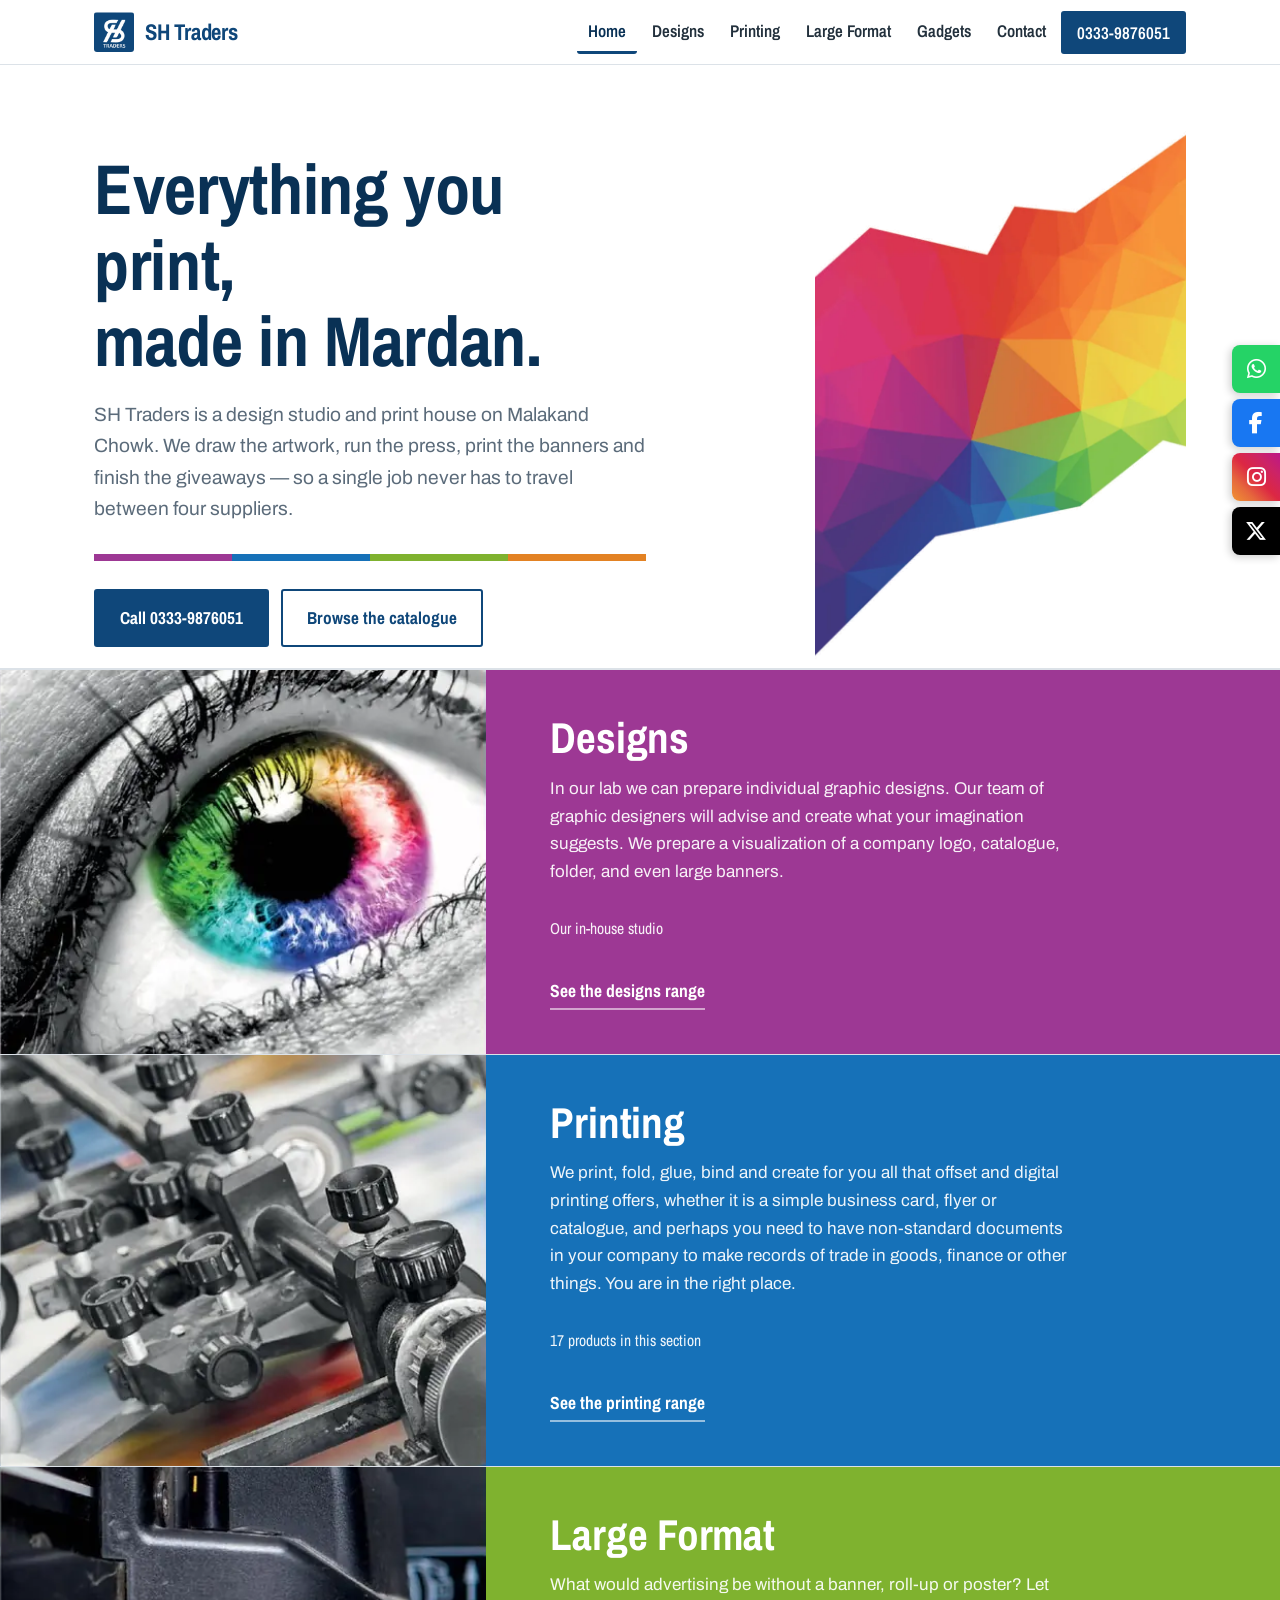
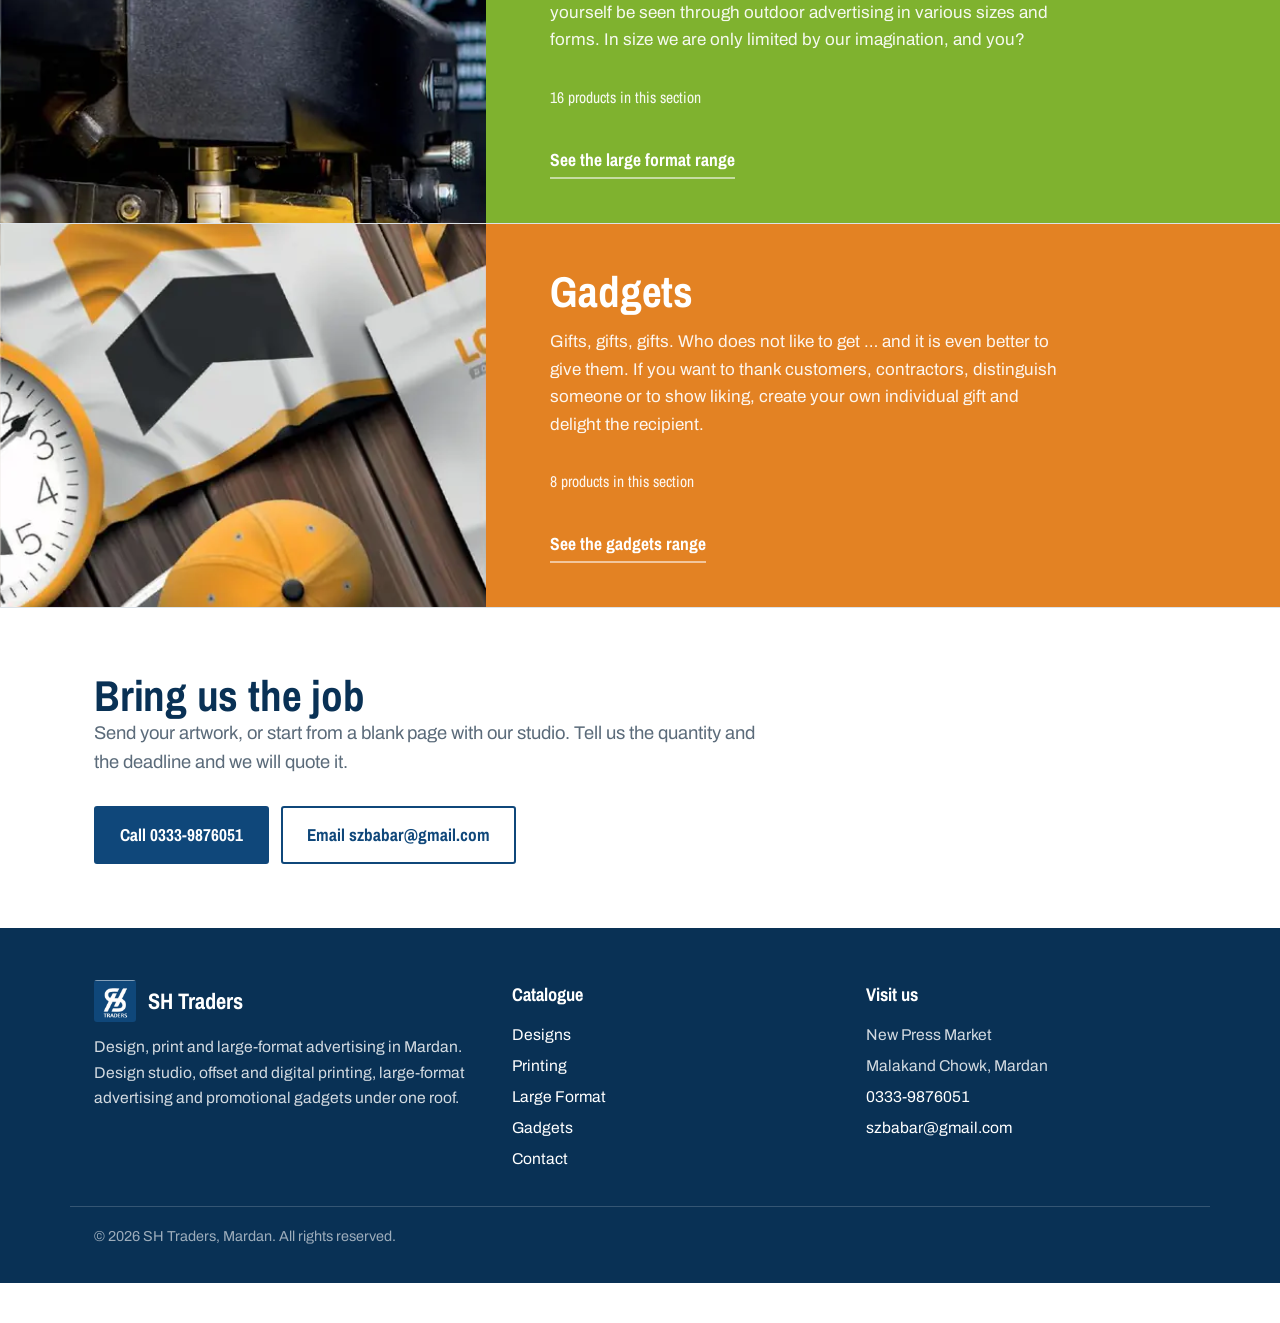
<file: index.html>
<!DOCTYPE html>
<html lang="en">
<head><meta name="google-site-verification" content="..." />
  <meta name="google-site-verification" content="j6u_y8KvGq1yUomk86PltDkyyfEANlFTsRZ9LsChPas" />
<meta charset="utf-8">
<meta name="viewport" content="width=device-width, initial-scale=1">
<title>SH Traders — Design, print and large-format advertising in Mardan</title>
<meta name="description" content="Design studio, offset and digital printing, large-format advertising and promotional gadgets in Mardan.">
<meta property="og:title" content="SH Traders — Design, print and large-format advertising in Mardan">
<meta property="og:description" content="Design studio, offset and digital printing, large-format advertising and promotional gadgets in Mardan.">
<meta property="og:type" content="website">
<meta name="theme-color" content="#0F477A">
<link rel="icon" href="assets/img/logo.png">
<link rel="preconnect" href="https://fonts.googleapis.com">
<link rel="preconnect" href="https://fonts.gstatic.com" crossorigin>
<link href="https://fonts.googleapis.com/css2?family=Archivo:wght@400;500;600;700&family=Archivo+Narrow:wght@600;700&display=swap" rel="stylesheet">
<link rel="stylesheet" href="assets/css/site.css">
</head>
<body data-page="home">
<header class="site-head">
  <div class="head-in">
    <a class="brand" href="index.html"><img src="assets/img/logo.png" alt="" width="40" height="40"><span>SH Traders</span></a>
    <button class="navtoggle" aria-expanded="false" aria-controls="nav">Menu</button>
    <nav class="nav" id="nav" aria-label="Main">
      <a href="index.html" aria-current="page">Home</a>
      <a href="designs.html" style="--c:#9D3894">Designs</a>
      <a href="printing.html" style="--c:#1671B8">Printing</a>
      <a href="large-format.html" style="--c:#7FB22F">Large Format</a>
      <a href="gadgets.html" style="--c:#E38223">Gadgets</a>
      <a href="contact.html">Contact</a>
      <a class="callbtn" href="tel:+923339876051">0333-9876051</a>
    </nav>
  </div>
</header>
<main>
<section class="hero">
  <div class="hero-in">
    <div>
      <h1>Everything you print,<br>made in Mardan.</h1>
      <p class="lede">SH Traders is a design studio and print house on Malakand Chowk.
      We draw the artwork, run the press, print the banners and finish the giveaways — so a
      single job never has to travel between four suppliers.</p>
      <ul class="swatches" aria-hidden="true"><li style="background:#9D3894"></li><li style="background:#1671B8"></li><li style="background:#7FB22F"></li><li style="background:#E38223"></li></ul>
      <div class="actions">
        <a class="btn btn-solid" href="tel:+923339876051">Call 0333-9876051</a>
        <a class="btn btn-ghost" href="printing.html">Browse the catalogue</a>
      </div>
    </div>
    <div class="hero-art"><img src="assets/img/rainbow.webp" alt="" width="755" height="1100"></div>
  </div>
</section>
<div class="bands"><section class="band" style="--c:#9D3894">
  <div class="band-img" style="background-image:url('assets/img/hero_designs.webp')" role="img" aria-label="Designs"></div>
  <div class="band-body">
    <h2>Designs</h2>
    <p>In our lab we can prepare individual graphic designs. Our team of graphic designers will advise and create what your imagination suggests. We prepare a visualization of a company logo, catalogue, folder, and even large banners.</p>
    <p class="band-count">Our in-house studio</p>
    <a class="more" href="designs.html">See the designs range</a>
  </div>
</section><section class="band" style="--c:#1671B8">
  <div class="band-img" style="background-image:url('assets/img/hero_printing.webp')" role="img" aria-label="Printing"></div>
  <div class="band-body">
    <h2>Printing</h2>
    <p>We print, fold, glue, bind and create for you all that offset and digital printing offers, whether it is a simple business card, flyer or catalogue, and perhaps you need to have non-standard documents in your company to make records of trade in goods, finance or other things. You are in the right place.</p>
    <p class="band-count">17 products in this section</p>
    <a class="more" href="printing.html">See the printing range</a>
  </div>
</section><section class="band" style="--c:#7FB22F">
  <div class="band-img" style="background-image:url('assets/img/hero_largeformat.webp')" role="img" aria-label="Large Format"></div>
  <div class="band-body">
    <h2>Large Format</h2>
    <p>What would advertising be without a banner, roll-up or poster? Let yourself be seen through outdoor advertising in various sizes and forms. In size we are only limited by our imagination, and you?</p>
    <p class="band-count">16 products in this section</p>
    <a class="more" href="large-format.html">See the large format range</a>
  </div>
</section><section class="band" style="--c:#E38223">
  <div class="band-img" style="background-image:url('assets/img/hero_gadgets.webp')" role="img" aria-label="Gadgets"></div>
  <div class="band-body">
    <h2>Gadgets</h2>
    <p>Gifts, gifts, gifts. Who does not like to get … and it is even better to give them. If you want to thank customers, contractors, distinguish someone or to show liking, create your own individual gift and delight the recipient.</p>
    <p class="band-count">8 products in this section</p>
    <a class="more" href="gadgets.html">See the gadgets range</a>
  </div>
</section></div>
<section class="contact">
  <div class="wrap">
    <h2>Bring us the job</h2>
    <p class="lede">Send your artwork, or start from a blank page with our studio. Tell us the
    quantity and the deadline and we will quote it.</p>
    <div class="actions">
      <a class="btn btn-solid" href="tel:+923339876051">Call 0333-9876051</a>
      <a class="btn btn-ghost" href="mailto:szbabar@gmail.com">Email szbabar@gmail.com</a>
    </div>
  </div>
</section>
</main><footer class="site-foot">
  <div class="foot-in">
    <div>
      <div class="foot-brand"><img src="assets/img/logo.png" alt="" width="42" height="42"><span>SH Traders</span></div>
      <p>Design, print and large-format advertising in Mardan. Design studio, offset and digital printing, large-format
      advertising and promotional gadgets under one roof.</p>
    </div>
    <div>
      <h4>Catalogue</h4>
      <ul><li><a href="designs.html">Designs</a></li><li><a href="printing.html">Printing</a></li><li><a href="large-format.html">Large Format</a></li><li><a href="gadgets.html">Gadgets</a></li><li><a href="contact.html">Contact</a></li></ul>
    </div>
    <div>
      <h4>Visit us</h4>
      <ul>
        <li>New Press Market</li>
        <li>Malakand Chowk, Mardan</li>
        <li><a href="tel:+923339876051">0333-9876051</a></li>
        <li><a href="mailto:szbabar@gmail.com">szbabar@gmail.com</a></li>
      </ul>
    </div>
  </div>
  <div class="colophon">&copy; <span id="yr">2026</span> SH Traders, Mardan. All rights reserved.</div>
</footer>
<script>
document.getElementById('yr').textContent=new Date().getFullYear();
var t=document.querySelector('.navtoggle'),n=document.getElementById('nav');
if(t){t.addEventListener('click',function(){var o=n.classList.toggle('open');t.setAttribute('aria-expanded',o);});}
</script>
<!-- Floating WhatsApp Button -->
<a href="https://wa.me/923001234567?text=Hello!%20I%20have%20a%20question." 
   target="_blank" 
   class="whatsapp-float" 
   aria-label="Chat on WhatsApp">
  <!-- WhatsApp SVG Icon -->
  <svg xmlns="http://www.w3.org/2000/svg" viewBox="0 0 448 512" width="32" height="32" fill="white">
    <path d="M380.9 97.1C339 55.1 283.2 32 223.9 32c-122.4 0-222 99.6-222 222 0 39.1 10.2 77.3 29.6 111L0 480l117.7-30.9c32.4 17.7 68.9 27 106.1 27h.1c122.3 0 224.1-99.6 224.1-222 0-59.3-25.2-115-67.1-157zm-157 341.6c-33.2 0-65.7-8.9-94-25.7l-6.7-4-69.8 18.3 18.6-68.1-4.4-7c-18.5-29.4-28.2-63.3-28.2-98.2 0-101.7 82.8-184.5 184.6-184.5 49.3 0 95.6 19.2 130.4 54.1 34.8 34.9 56.2 81.2 56.1 130.5 0 101.8-84.9 184.6-186.6 184.6zm101.2-138.2c-5.5-2.8-32.8-16.2-37.9-18-5.1-1.9-8.8-2.8-12.5 2.8-3.7 5.6-14.3 18-17.6 21.8-3.2 3.7-6.5 4.2-12 1.4-32.6-16.3-54-29.1-75.5-66-5.7-9.8 5.7-9.1 16.3-30.3 1.8-3.7.9-6.9-.5-9.7-1.4-2.8-12.5-30.1-17.1-41.2-4.5-10.8-9.1-9.3-12.5-9.5-3.2-.2-6.9-.2-10.6-.2-3.7 0-9.7 1.4-14.8 6.9-5.1 5.6-19.4 19-19.4 46.3 0 27.3 19.9 53.7 22.6 57.4 2.8 3.7 39.1 59.7 94.8 83.8 35.2 15.2 49 16.5 66.6 13.9 10.7-1.6 32.8-13.4 37.4-26.4 4.6-13 4.6-24.1 3.2-26.4-1.3-2.5-5-3.9-10.5-6.6z"/>
  </svg>
</a>

<!DOCTYPE html>
<html lang="en">
<head>
  <meta charset="UTF-8">
  <meta name="viewport" content="width=device-width, initial-scale=1.0">
  <title>Floating Social Media Buttons</title>
  
  <!-- Font Awesome CDN for Brand Icons -->
  <link rel="stylesheet" href="https://cdnjs.cloudflare.com/ajax/libs/font-awesome/6.5.1/css/all.min.css">

  <style>
    /* Floating Bar Container */
    .floating-social {
      position: fixed;
      top: 50%;
      right: 0;
      transform: translateY(-50%);
      display: flex;
      flex-direction: column;
      z-index: 9999;
    }

    /* Base Styling for Buttons */
    .floating-social a {
      display: flex;
      align-items: center;
      justify-content: center;
      width: 48px;
      height: 48px;
      color: #ffffff;
      font-size: 22px;
      text-decoration: none;
      margin: 3px 0;
      border-radius: 8px 0 0 8px;
      transition: transform 0.2s ease, filter 0.2s ease;
      box-shadow: -2px 2px 8px rgba(0, 0, 0, 0.2);
    }

    /* Hover Animation */
    .floating-social a:hover {
      transform: translateX(-6px);
      filter: brightness(1.1);
    }

    /* Brand Colors */
    .floating-social .whatsapp {
      background-color: #25D366;
    }

    .floating-social .facebook {
      background-color: #1877F2;
    }

    .floating-social .instagram {
      background: linear-gradient(45deg, #f09433 0%, #e6683c 25%, #dc2743 50%, #cc2366 75%, #bc1888 100%);
    }

    .floating-social .x-twitter {
      background-color: #000000;
    }

    /* Mobile Responsiveness (Move to bottom right on small screens) */
    @media (max-width: 600px) {
      .floating-social {
        top: auto;
        bottom: 15px;
        right: 15px;
        transform: none;
        flex-direction: row;
      }

      .floating-social a {
        border-radius: 50%;
        margin: 0 4px;
        width: 44px;
        height: 44px;
        font-size: 20px;
      }

      .floating-social a:hover {
        transform: translateY(-4px);
      }
    }
  </style>
</head>
<body>

  <!-- Floating Social Media Bar -->
  <div class="floating-social">
    <a href="https://wa.me/923339876051" class="whatsapp" target="_blank" rel="noopener noreferrer" aria-label="WhatsApp">
      <i class="fa-brands fa-whatsapp"></i>
    </a>
    <a href="https://facebook.com/szbabar" class="facebook" target="_blank" rel="noopener noreferrer" aria-label="Facebook">
      <i class="fa-brands fa-facebook-f"></i>
    </a>
    <a href="https://instagram.com/saad_zaman12121212" class="instagram" target="_blank" rel="noopener noreferrer" aria-label="Instagram">
      <i class="fa-brands fa-instagram"></i>
    </a>
    <a href="https://x.com/@ShahZam15724115" class="x-twitter" target="_blank" rel="noopener noreferrer" aria-label="X">
      <i class="fa-brands fa-x-twitter"></i>
    </a>
  </div>

</body>
</html>
</body>
</html>
</file>
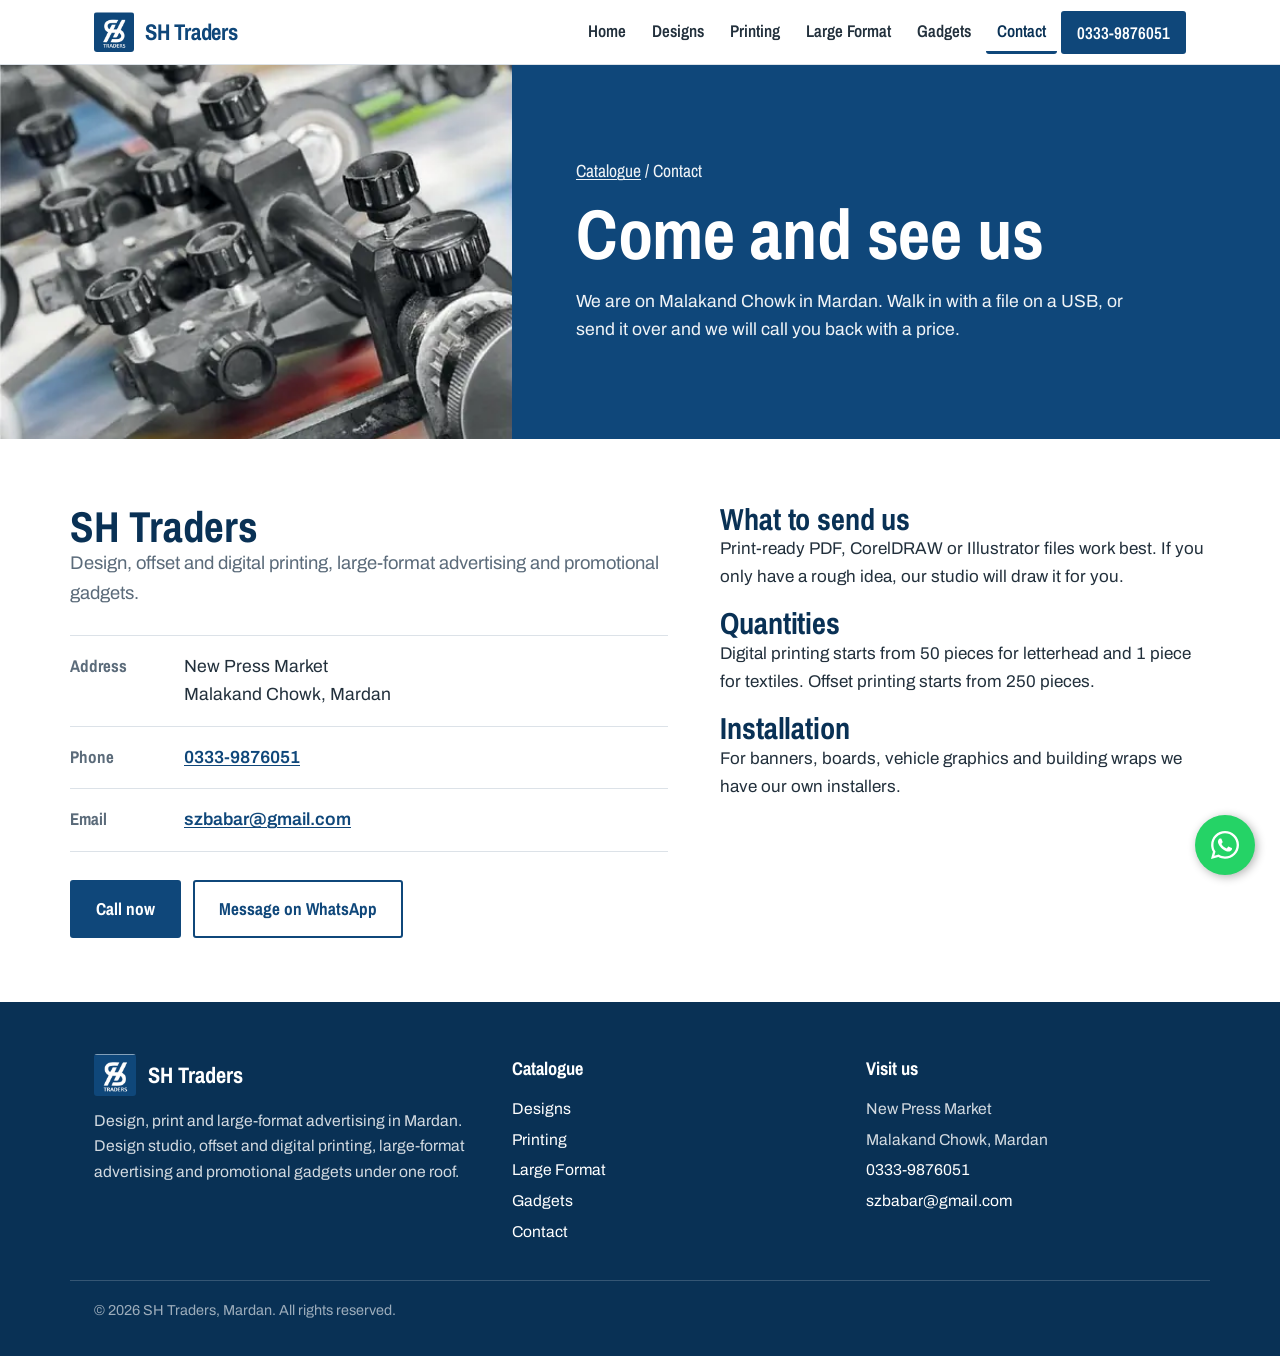
<file: contact.html>
<!DOCTYPE html>
<html lang="en">
<head>
<meta charset="utf-8">
<meta name="viewport" content="width=device-width, initial-scale=1">
<title>Contact — SH Traders</title>
<meta name="description" content="SH Traders, New Press Market, Malakand Chowk, Mardan. Phone 0333-9876051.">
<meta property="og:title" content="Contact — SH Traders">
<meta property="og:description" content="SH Traders, New Press Market, Malakand Chowk, Mardan. Phone 0333-9876051.">
<meta property="og:type" content="website">
<meta name="theme-color" content="#0F477A">
<link rel="icon" href="assets/img/logo.png">
<link rel="preconnect" href="https://fonts.googleapis.com">
<link rel="preconnect" href="https://fonts.gstatic.com" crossorigin>
<link href="https://fonts.googleapis.com/css2?family=Archivo:wght@400;500;600;700&family=Archivo+Narrow:wght@600;700&display=swap" rel="stylesheet">
<link rel="stylesheet" href="assets/css/site.css">
</head>
<body data-page="contact">
<header class="site-head">
  <div class="head-in">
    <a class="brand" href="index.html"><img src="assets/img/logo.png" alt="" width="40" height="40"><span>SH Traders</span></a>
    <button class="navtoggle" aria-expanded="false" aria-controls="nav">Menu</button>
    <nav class="nav" id="nav" aria-label="Main">
      <a href="index.html">Home</a>
      <a href="designs.html" style="--c:#9D3894">Designs</a>
      <a href="printing.html" style="--c:#1671B8">Printing</a>
      <a href="large-format.html" style="--c:#7FB22F">Large Format</a>
      <a href="gadgets.html" style="--c:#E38223">Gadgets</a>
      <a href="contact.html" aria-current="page">Contact</a>
      <a class="callbtn" href="tel:+923339876051">0333-9876051</a>
    </nav>
  </div>
</header>
<main>
<section class="sec-head" style="--c:var(--ink)">
  <div class="photo" style="background-image:url('assets/img/hero_printing.webp')" role="img" aria-label="Our press"></div>
  <div class="copy">
    <p class="crumb"><a href="index.html">Catalogue</a> / Contact</p>
    <h1>Come and see us</h1>
    <p>We are on Malakand Chowk in Mardan. Walk in with a file on a USB, or send it over and
    we will call you back with a price.</p>
  </div>
</section>
<section class="wrap contact">
  <div class="cgrid">
    <div>
      <h2>SH Traders</h2>
      <p class="lede">Design, offset and digital printing, large-format advertising and
      promotional gadgets.</p>
      <dl class="cdl">
        <div><dt>Address</dt><dd>New Press Market<br>Malakand Chowk, Mardan</dd></div>
        <div><dt>Phone</dt><dd><a href="tel:+923339876051">0333-9876051</a></dd></div>
        <div><dt>Email</dt><dd><a href="mailto:szbabar@gmail.com">szbabar@gmail.com</a></dd></div>
      </dl>
      <div class="actions">
        <a class="btn btn-solid" href="tel:+923339876051">Call now</a>
        <a class="btn btn-ghost" href="https://wa.me/923339876051">Message on WhatsApp</a>
      </div>
    </div>
    <div>
      <h3>What to send us</h3>
      <p>Print-ready PDF, CorelDRAW or Illustrator files work best. If you only have a rough
      idea, our studio will draw it for you.</p>
      <h3>Quantities</h3>
      <p>Digital printing starts from 50 pieces for letterhead and 1 piece for textiles. Offset
      printing starts from 250 pieces.</p>
      <h3>Installation</h3>
      <p>For banners, boards, vehicle graphics and building wraps we have our own installers.</p>
    </div>
  </div>
</section>
</main><footer class="site-foot">
  <div class="foot-in">
    <div>
      <div class="foot-brand"><img src="assets/img/logo.png" alt="" width="42" height="42"><span>SH Traders</span></div>
      <p>Design, print and large-format advertising in Mardan. Design studio, offset and digital printing, large-format
      advertising and promotional gadgets under one roof.</p>
    </div>
    <div>
      <h4>Catalogue</h4>
      <ul><li><a href="designs.html">Designs</a></li><li><a href="printing.html">Printing</a></li><li><a href="large-format.html">Large Format</a></li><li><a href="gadgets.html">Gadgets</a></li><li><a href="contact.html">Contact</a></li></ul>
    </div>
    <div>
      <h4>Visit us</h4>
      <ul>
        <li>New Press Market</li>
        <li>Malakand Chowk, Mardan</li>
        <li><a href="tel:+923339876051">0333-9876051</a></li>
<!-- Floating WhatsApp Button -->
<a href="https://wa.me/923339876051?text=Hello!%20I%20have%20a%20question." 
   target="_blank" 
   class="whatsapp-float" 
   aria-label="Chat on WhatsApp">
  <!-- WhatsApp SVG Icon -->
  <svg xmlns="http://www.w3.org/2000/svg" viewBox="0 0 448 512" width="32" height="32" fill="white">
    <path d="M380.9 97.1C339 55.1 283.2 32 223.9 32c-122.4 0-222 99.6-222 222 0 39.1 10.2 77.3 29.6 111L0 480l117.7-30.9c32.4 17.7 68.9 27 106.1 27h.1c122.3 0 224.1-99.6 224.1-222 0-59.3-25.2-115-67.1-157zm-157 341.6c-33.2 0-65.7-8.9-94-25.7l-6.7-4-69.8 18.3 18.6-68.1-4.4-7c-18.5-29.4-28.2-63.3-28.2-98.2 0-101.7 82.8-184.5 184.6-184.5 49.3 0 95.6 19.2 130.4 54.1 34.8 34.9 56.2 81.2 56.1 130.5 0 101.8-84.9 184.6-186.6 184.6zm101.2-138.2c-5.5-2.8-32.8-16.2-37.9-18-5.1-1.9-8.8-2.8-12.5 2.8-3.7 5.6-14.3 18-17.6 21.8-3.2 3.7-6.5 4.2-12 1.4-32.6-16.3-54-29.1-75.5-66-5.7-9.8 5.7-9.1 16.3-30.3 1.8-3.7.9-6.9-.5-9.7-1.4-2.8-12.5-30.1-17.1-41.2-4.5-10.8-9.1-9.3-12.5-9.5-3.2-.2-6.9-.2-10.6-.2-3.7 0-9.7 1.4-14.8 6.9-5.1 5.6-19.4 19-19.4 46.3 0 27.3 19.9 53.7 22.6 57.4 2.8 3.7 39.1 59.7 94.8 83.8 35.2 15.2 49 16.5 66.6 13.9 10.7-1.6 32.8-13.4 37.4-26.4 4.6-13 4.6-24.1 3.2-26.4-1.3-2.5-5-3.9-10.5-6.6z"/>
  </svg>
</a>

<!-- Floating Button CSS Styles -->
<style>
  .whatsapp-float {
    position: fixed;
    width: 60px;
    height: 60px;
    bottom: 25px;
    right: 25px;
    background-color: #25d366;
    color: #fff;
    border-radius: 50px;
    text-align: center;
    box-shadow: 2px 2px 10px rgba(0, 0, 0, 0.3);
    z-index: 9999;
    display: flex;
    align-items: center;
    justify-content: center;
    transition: all 0.3s ease;
  }

  .whatsapp-float:hover {
    background-color: #128c7e;
    transform: scale(1.1);
  }
</style>

</body>
</html>
        <li><a href="mailto:szbabar@gmail.com">szbabar@gmail.com</a></li>
      </ul>
    </div>
  </div>
  <div class="colophon">&copy; <span id="yr">2026</span> SH Traders, Mardan. All rights reserved.</div>
</footer>
<script>
document.getElementById('yr').textContent=new Date().getFullYear();
var t=document.querySelector('.navtoggle'),n=document.getElementById('nav');
if(t){t.addEventListener('click',function(){var o=n.classList.toggle('open');t.setAttribute('aria-expanded',o);});}
</script>
</body>
</html>
</file>
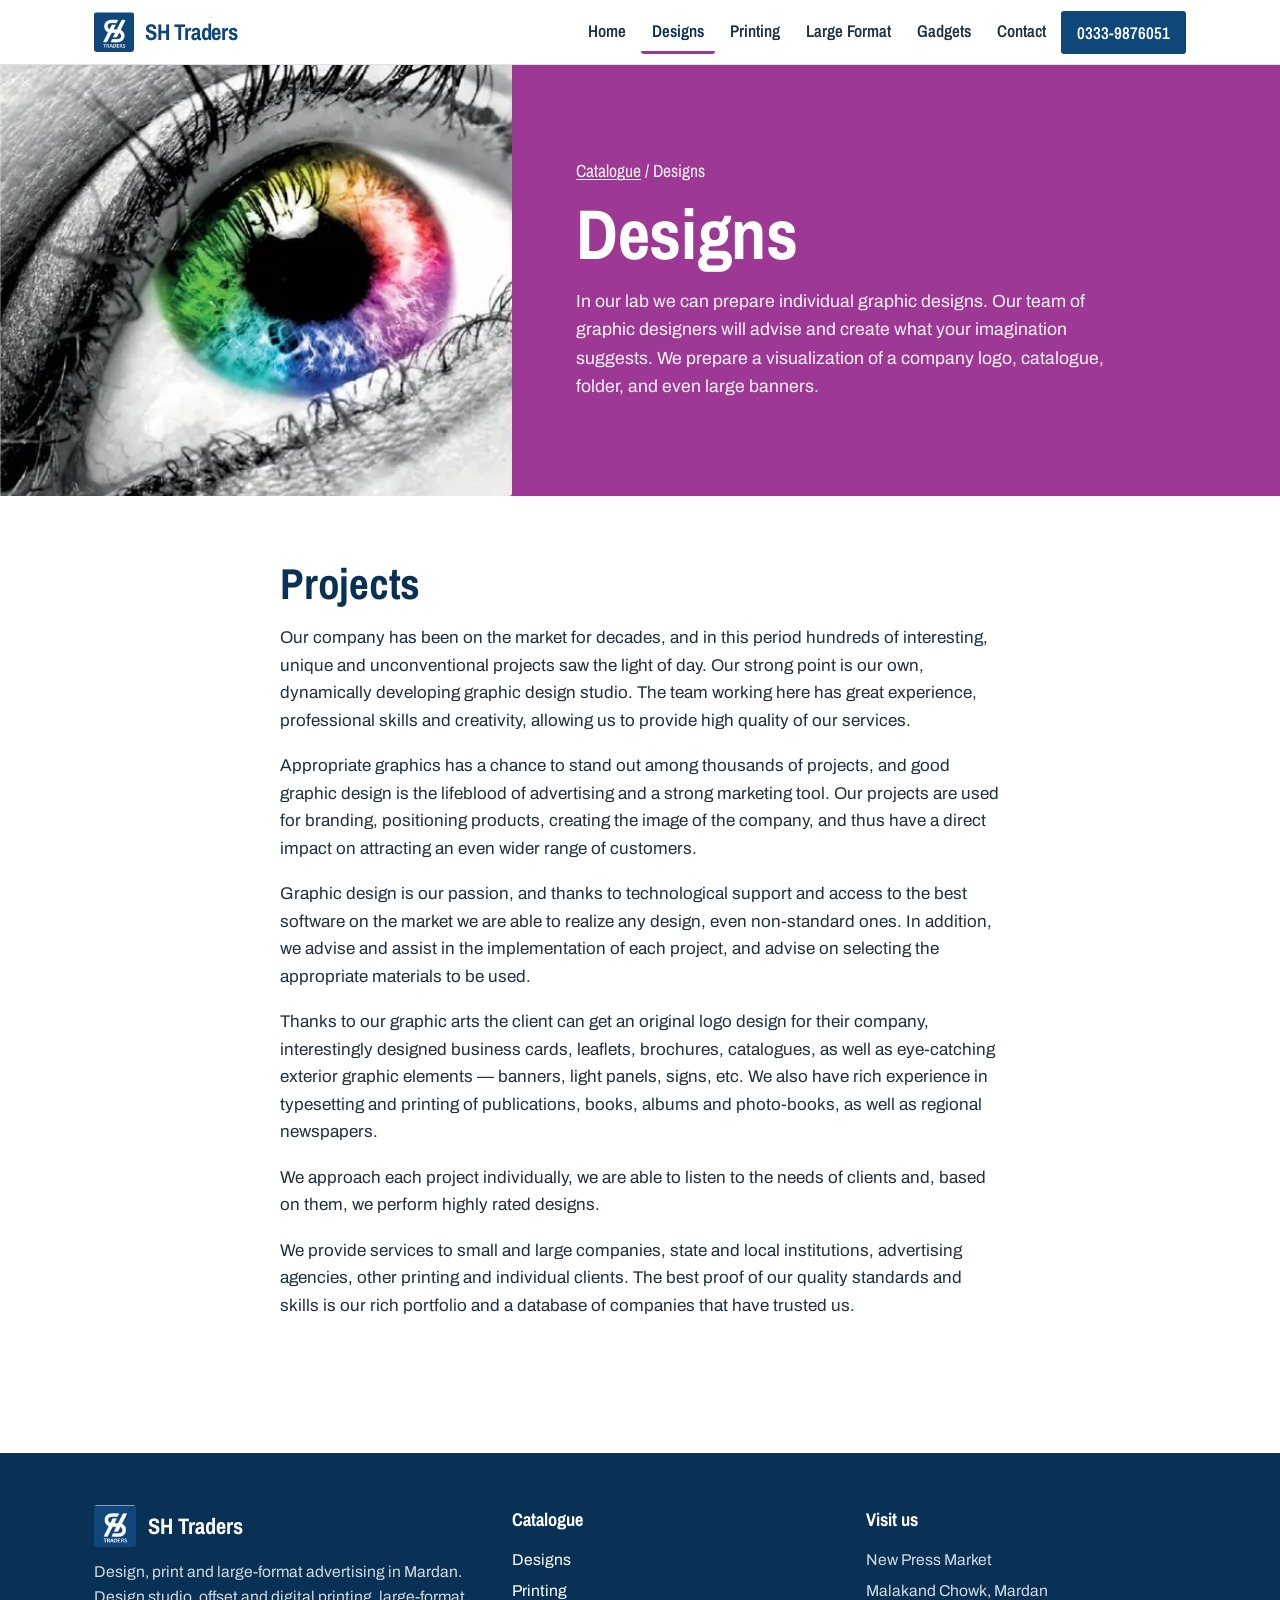
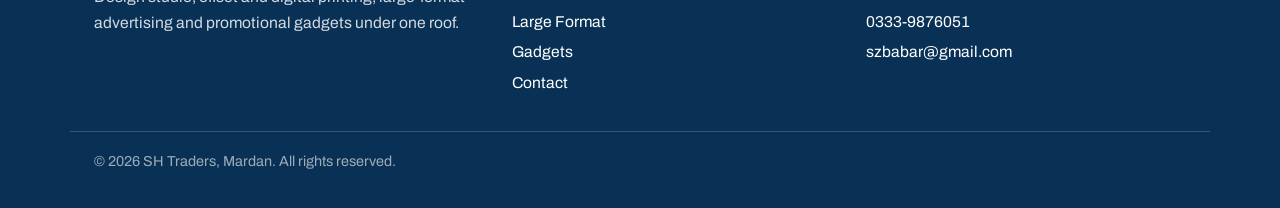
<file: designs.html>
<!DOCTYPE html>
<html lang="en">
<head>
<meta charset="utf-8">
<meta name="viewport" content="width=device-width, initial-scale=1">
<title>Designs — SH Traders</title>
<meta name="description" content="Logo design, brand identity, catalogues and artwork prepared in our own graphic design studio.">
<meta property="og:title" content="Designs — SH Traders">
<meta property="og:description" content="Logo design, brand identity, catalogues and artwork prepared in our own graphic design studio.">
<meta property="og:type" content="website">
<meta name="theme-color" content="#0F477A">
<link rel="icon" href="assets/img/logo.png">
<link rel="preconnect" href="https://fonts.googleapis.com">
<link rel="preconnect" href="https://fonts.gstatic.com" crossorigin>
<link href="https://fonts.googleapis.com/css2?family=Archivo:wght@400;500;600;700&family=Archivo+Narrow:wght@600;700&display=swap" rel="stylesheet">
<link rel="stylesheet" href="assets/css/site.css">
</head>
<body data-page="designs">
<header class="site-head">
  <div class="head-in">
    <a class="brand" href="index.html"><img src="assets/img/logo.png" alt="" width="40" height="40"><span>SH Traders</span></a>
    <button class="navtoggle" aria-expanded="false" aria-controls="nav">Menu</button>
    <nav class="nav" id="nav" aria-label="Main">
      <a href="index.html">Home</a>
      <a href="designs.html" aria-current="page" style="--c:#9D3894">Designs</a>
      <a href="printing.html" style="--c:#1671B8">Printing</a>
      <a href="large-format.html" style="--c:#7FB22F">Large Format</a>
      <a href="gadgets.html" style="--c:#E38223">Gadgets</a>
      <a href="contact.html">Contact</a>
      <a class="callbtn" href="tel:+923339876051">0333-9876051</a>
    </nav>
  </div>
</header>
<main>
<section class="sec-head" style="--c:#9D3894">
  <div class="photo" style="background-image:url('assets/img/hero_designs.webp')" role="img" aria-label="Designs"></div>
  <div class="copy">
    <p class="crumb"><a href="index.html">Catalogue</a> / Designs</p>
    <h1>Designs</h1>
    <p>In our lab we can prepare individual graphic designs. Our team of graphic designers will advise and create what your imagination suggests. We prepare a visualization of a company logo, catalogue, folder, and even large banners.</p>
  </div>
</section>
<section class="wrap prose"><h2>Projects</h2><p>Our company has been on the market for decades, and in this period hundreds of interesting, unique and unconventional projects saw the light of day. Our strong point is our own, dynamically developing graphic design studio. The team working here has great experience, professional skills and creativity, allowing us to provide high quality of our services.</p><p>Appropriate graphics has a chance to stand out among thousands of projects, and good graphic design is the lifeblood of advertising and a strong marketing tool. Our projects are used for branding, positioning products, creating the image of the company, and thus have a direct impact on attracting an even wider range of customers.</p><p>Graphic design is our passion, and thanks to technological support and access to the best software on the market we are able to realize any design, even non-standard ones. In addition, we advise and assist in the implementation of each project, and advise on selecting the appropriate materials to be used.</p><p>Thanks to our graphic arts the client can get an original logo design for their company, interestingly designed business cards, leaflets, brochures, catalogues, as well as eye-catching exterior graphic elements — banners, light panels, signs, etc. We also have rich experience in typesetting and printing of publications, books, albums and photo-books, as well as regional newspapers.</p><p>We approach each project individually, we are able to listen to the needs of clients and, based on them, we perform highly rated designs.</p><p>We provide services to small and large companies, state and local institutions, advertising agencies, other printing and individual clients. The best proof of our quality standards and skills is our rich portfolio and a database of companies that have trusted us.</p></section>

<div class="wrap"><div class="items"></div></div>

</main><footer class="site-foot">
  <div class="foot-in">
    <div>
      <div class="foot-brand"><img src="assets/img/logo.png" alt="" width="42" height="42"><span>SH Traders</span></div>
      <p>Design, print and large-format advertising in Mardan. Design studio, offset and digital printing, large-format
      advertising and promotional gadgets under one roof.</p>
    </div>
    <div>
      <h4>Catalogue</h4>
      <ul><li><a href="designs.html">Designs</a></li><li><a href="printing.html">Printing</a></li><li><a href="large-format.html">Large Format</a></li><li><a href="gadgets.html">Gadgets</a></li><li><a href="contact.html">Contact</a></li></ul>
    </div>
    <div>
      <h4>Visit us</h4>
      <ul>
        <li>New Press Market</li>
        <li>Malakand Chowk, Mardan</li>
        <li><a href="tel:+923339876051">0333-9876051</a></li>
        <li><a href="mailto:szbabar@gmail.com">szbabar@gmail.com</a></li>
      </ul>
    </div>
  </div>
  <div class="colophon">&copy; <span id="yr">2026</span> SH Traders, Mardan. All rights reserved.</div>
</footer>
<script>
document.getElementById('yr').textContent=new Date().getFullYear();
var t=document.querySelector('.navtoggle'),n=document.getElementById('nav');
if(t){t.addEventListener('click',function(){var o=n.classList.toggle('open');t.setAttribute('aria-expanded',o);});}
</script>
</body>
</html>
</file>
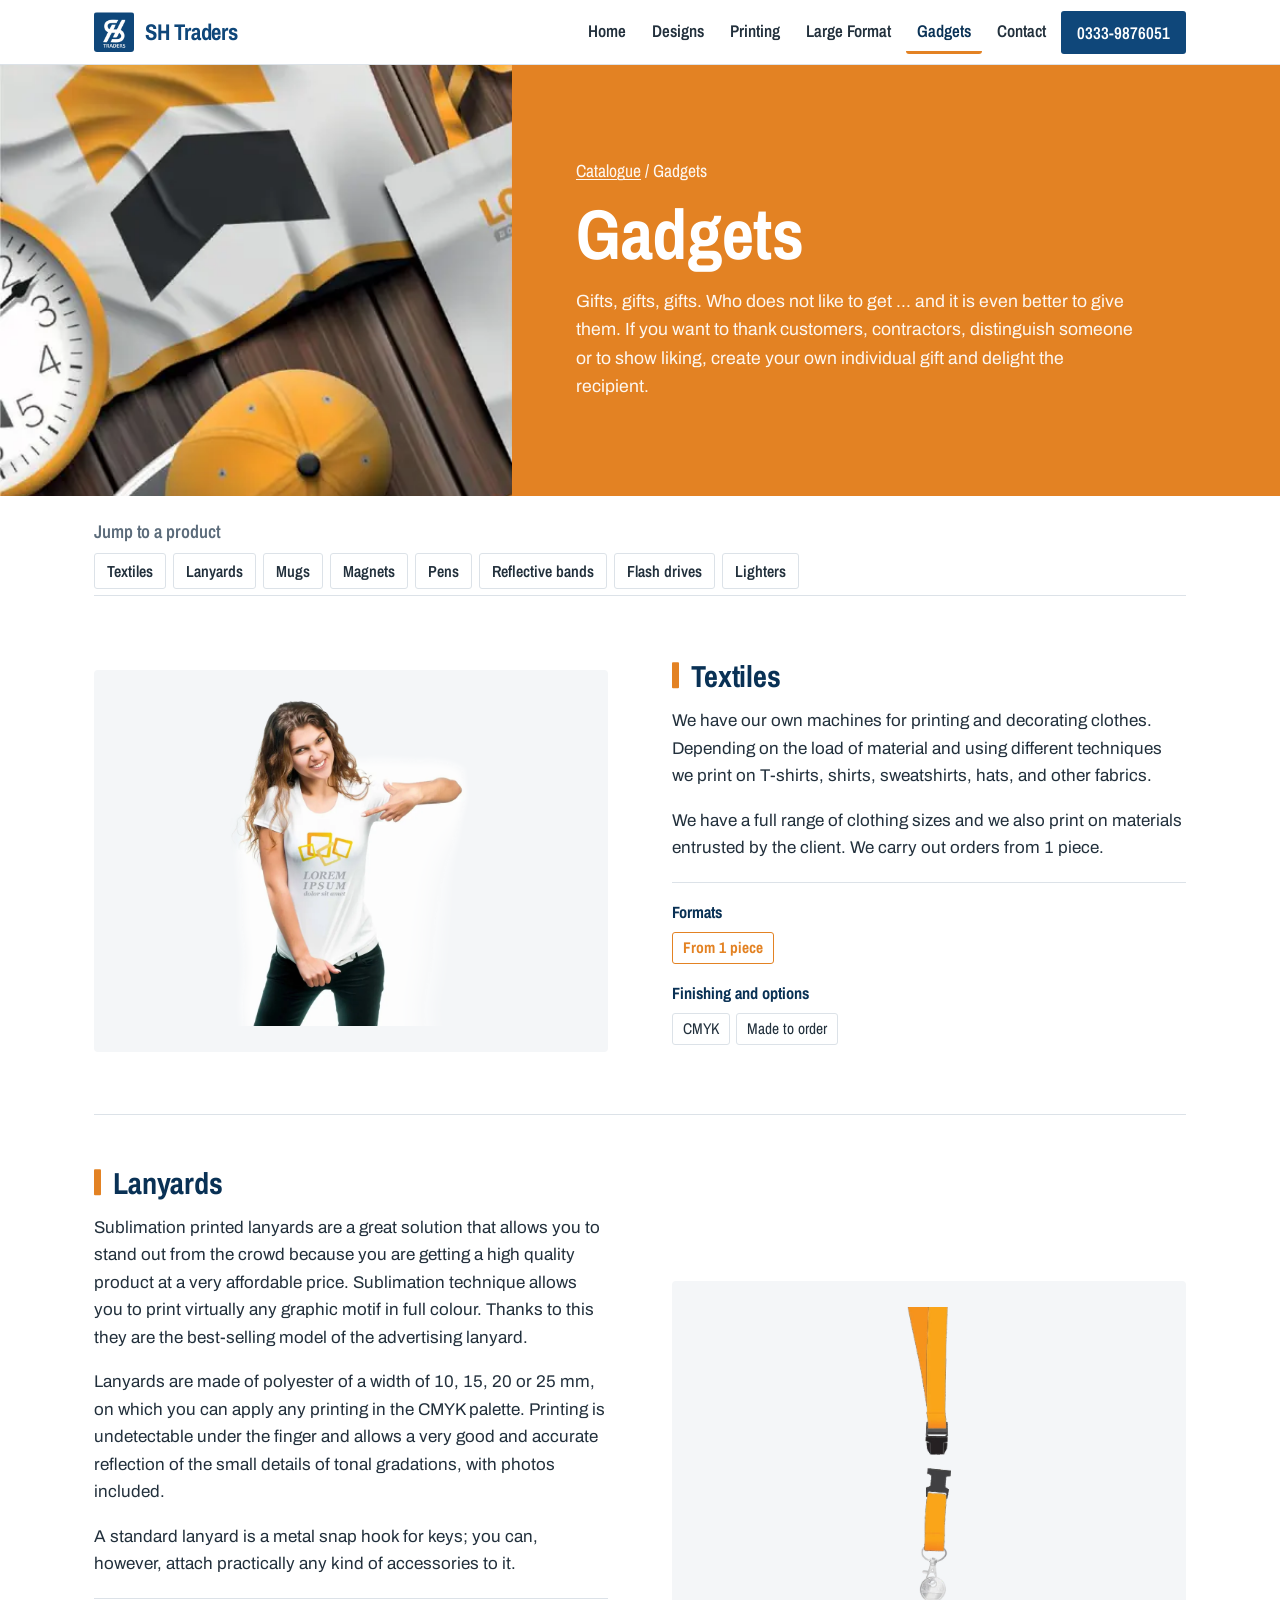
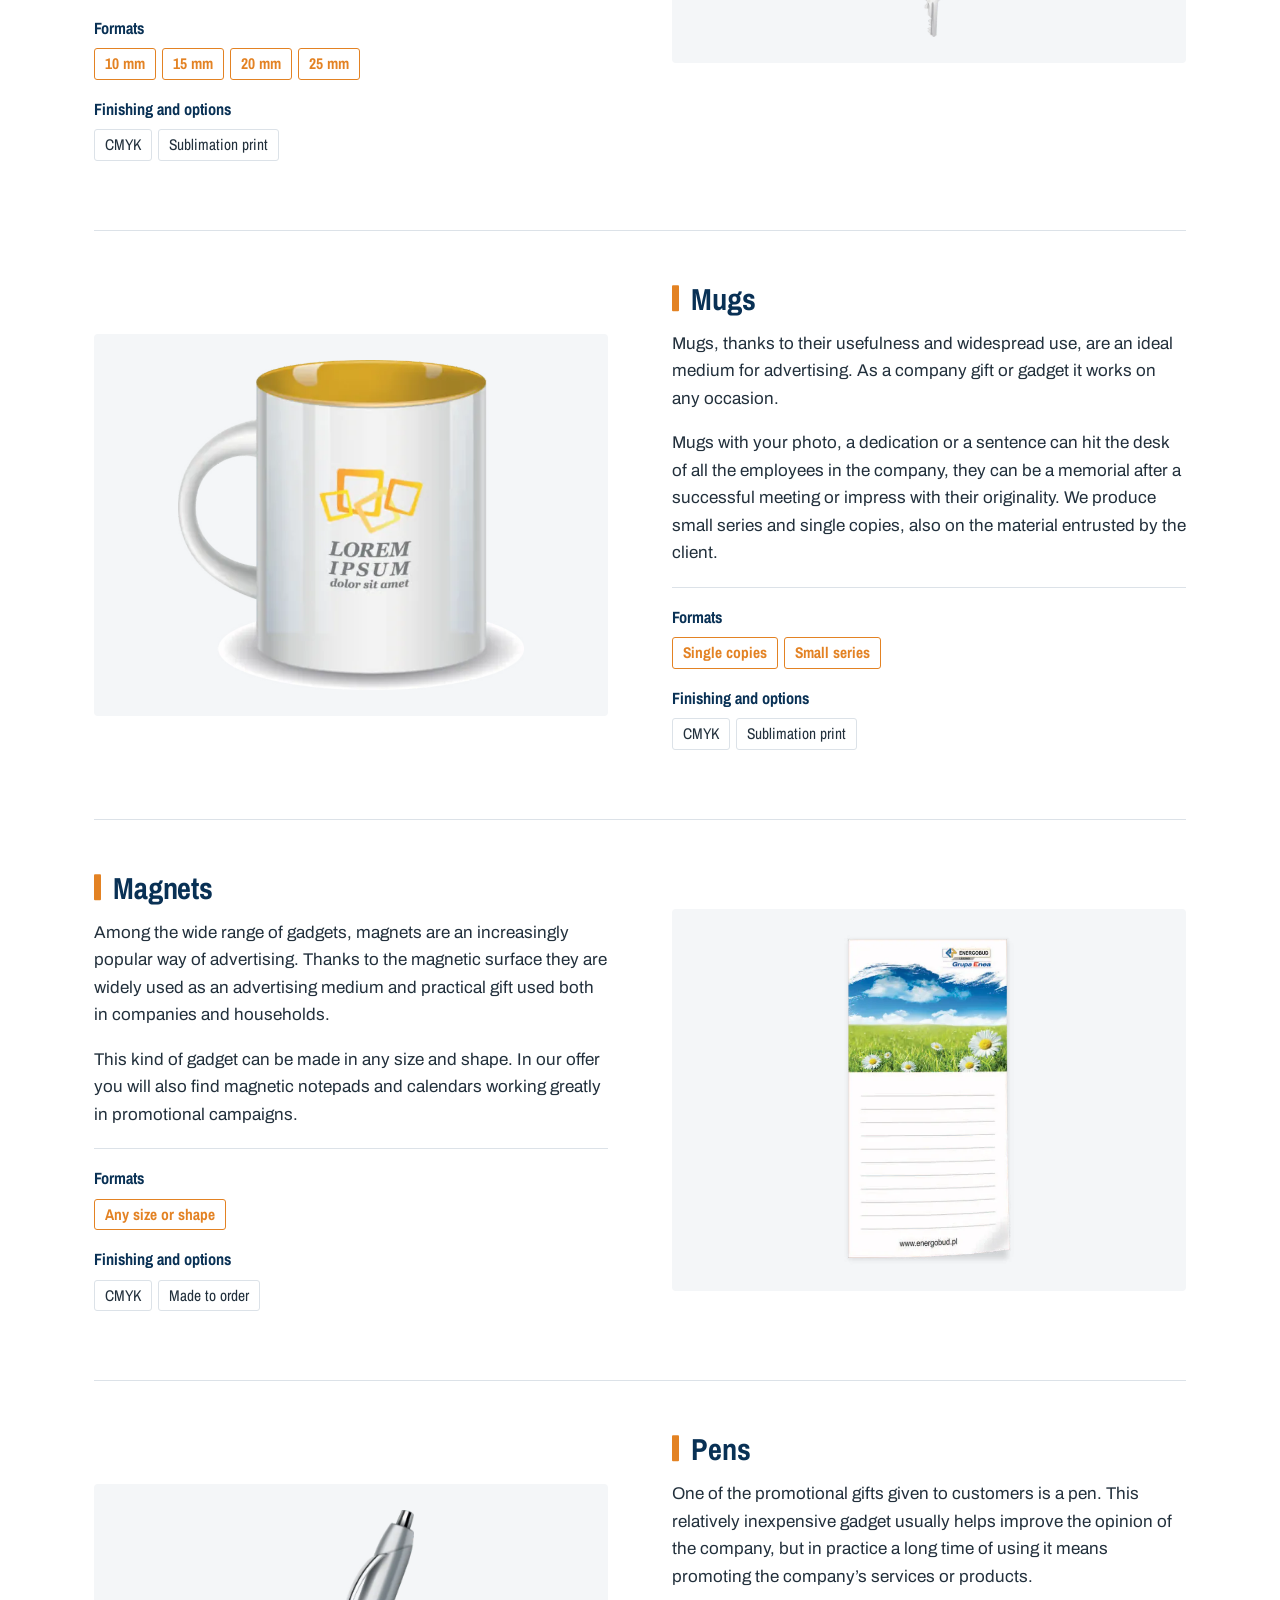
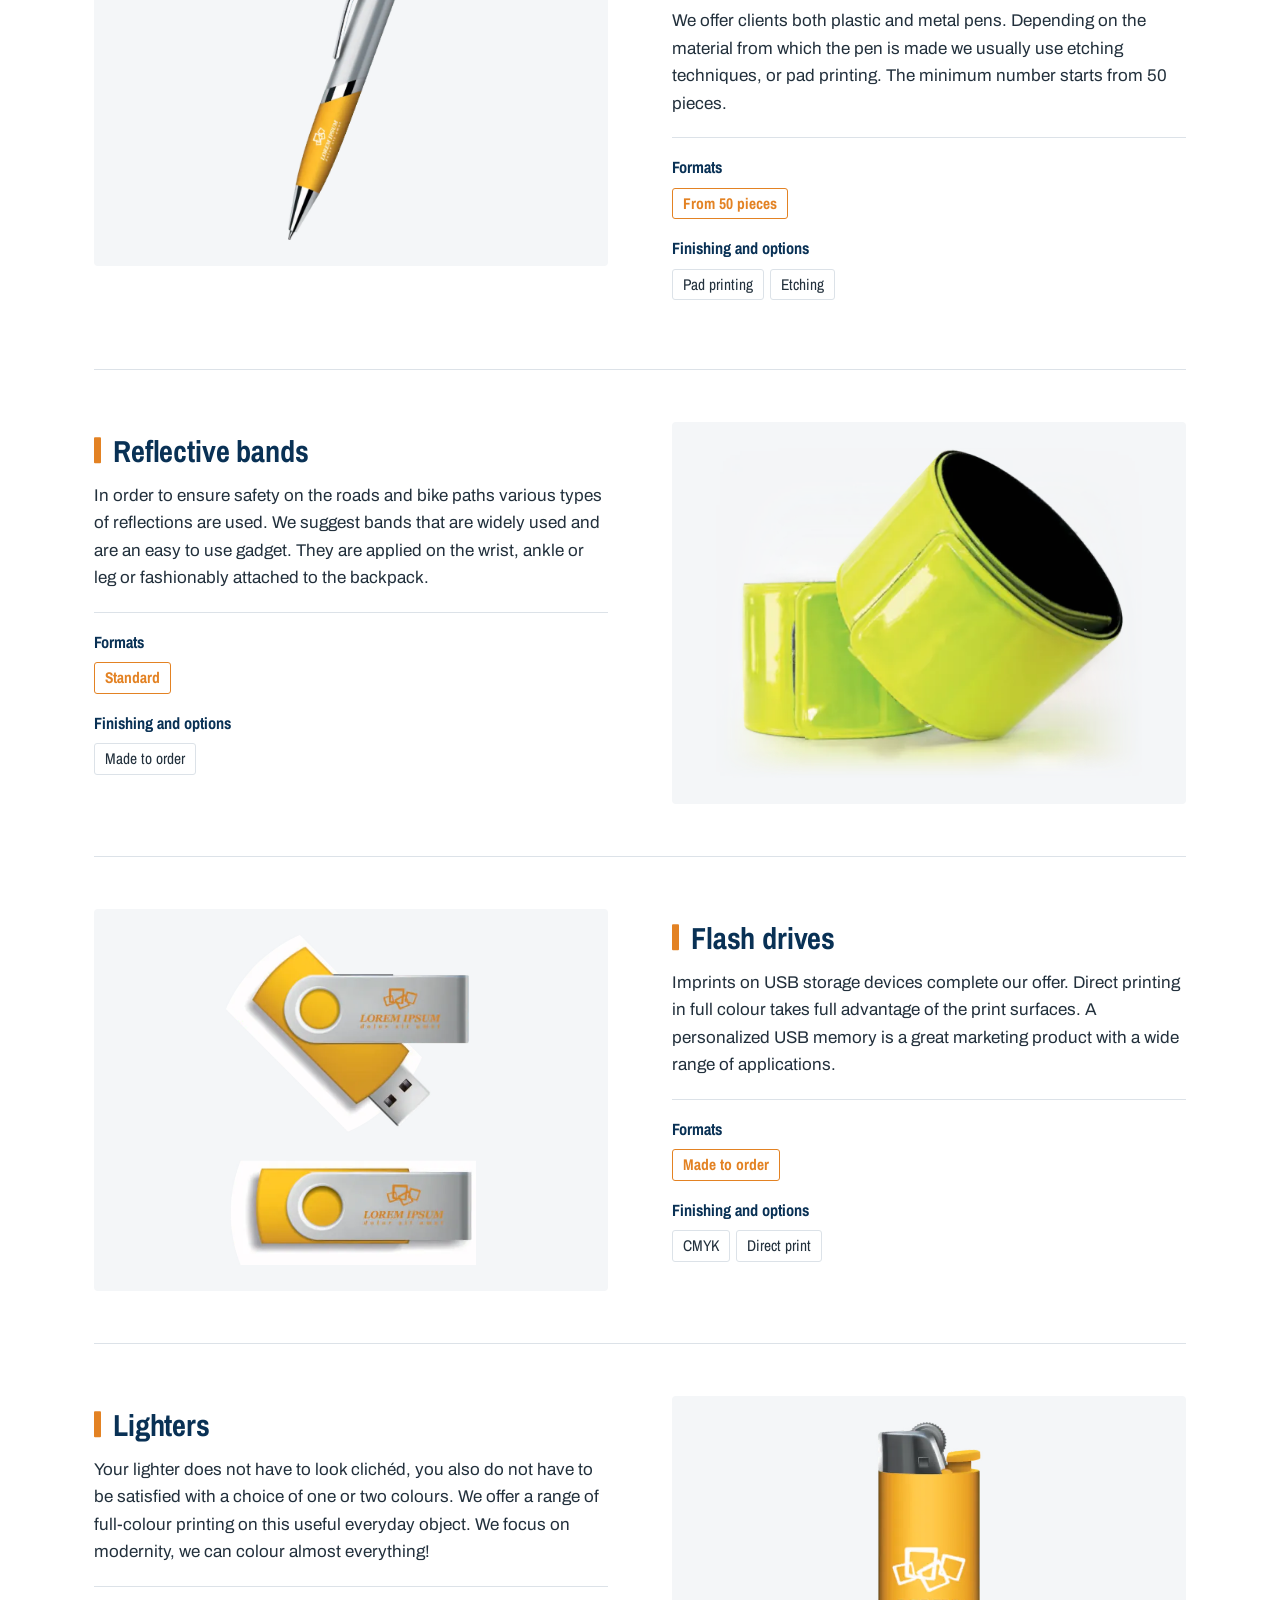
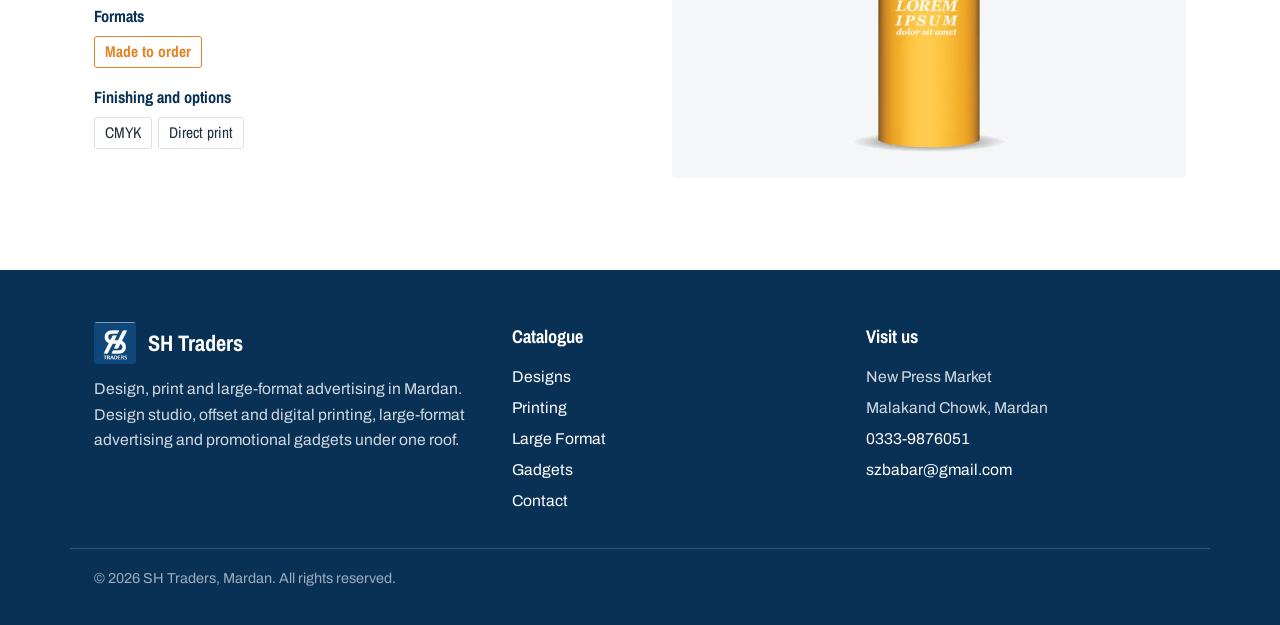
<file: gadgets.html>
<!DOCTYPE html>
<html lang="en">
<head>
<meta charset="utf-8">
<meta name="viewport" content="width=device-width, initial-scale=1">
<title>Gadgets — SH Traders</title>
<meta name="description" content="Printed T-shirts, lanyards, mugs, magnets, pens, reflective bands, flash drives and lighters.">
<meta property="og:title" content="Gadgets — SH Traders">
<meta property="og:description" content="Printed T-shirts, lanyards, mugs, magnets, pens, reflective bands, flash drives and lighters.">
<meta property="og:type" content="website">
<meta name="theme-color" content="#0F477A">
<link rel="icon" href="assets/img/logo.png">
<link rel="preconnect" href="https://fonts.googleapis.com">
<link rel="preconnect" href="https://fonts.gstatic.com" crossorigin>
<link href="https://fonts.googleapis.com/css2?family=Archivo:wght@400;500;600;700&family=Archivo+Narrow:wght@600;700&display=swap" rel="stylesheet">
<link rel="stylesheet" href="assets/css/site.css">
</head>
<body data-page="gadgets">
<header class="site-head">
  <div class="head-in">
    <a class="brand" href="index.html"><img src="assets/img/logo.png" alt="" width="40" height="40"><span>SH Traders</span></a>
    <button class="navtoggle" aria-expanded="false" aria-controls="nav">Menu</button>
    <nav class="nav" id="nav" aria-label="Main">
      <a href="index.html">Home</a>
      <a href="designs.html" style="--c:#9D3894">Designs</a>
      <a href="printing.html" style="--c:#1671B8">Printing</a>
      <a href="large-format.html" style="--c:#7FB22F">Large Format</a>
      <a href="gadgets.html" aria-current="page" style="--c:#E38223">Gadgets</a>
      <a href="contact.html">Contact</a>
      <a class="callbtn" href="tel:+923339876051">0333-9876051</a>
    </nav>
  </div>
</header>
<main>
<section class="sec-head" style="--c:#E38223">
  <div class="photo" style="background-image:url('assets/img/hero_gadgets.webp')" role="img" aria-label="Gadgets"></div>
  <div class="copy">
    <p class="crumb"><a href="index.html">Catalogue</a> / Gadgets</p>
    <h1>Gadgets</h1>
    <p>Gifts, gifts, gifts. Who does not like to get … and it is even better to give them. If you want to thank customers, contractors, distinguish someone or to show liking, create your own individual gift and delight the recipient.</p>
  </div>
</section>

<div class="wrap"><nav class="index" style="--c:#E38223" aria-label="Products in this section">
  <h2>Jump to a product</h2><ul><li><a href="#textiles">Textiles</a></li><li><a href="#lanyards">Lanyards</a></li><li><a href="#mugs">Mugs</a></li><li><a href="#magnets">Magnets</a></li><li><a href="#pens">Pens</a></li><li><a href="#reflective-bands">Reflective bands</a></li><li><a href="#flash-drive">Flash drives</a></li><li><a href="#lighters">Lighters</a></li></ul></nav></div>
<div class="wrap"><div class="items"><article class="item" id="textiles" style="--c:#E38223">
  <div class="shot"><img src="assets/img/p/textiles.webp" alt="Textiles produced by SH Traders" loading="lazy" decoding="async"></div>
  <div class="txt">
    <h3>Textiles</h3>
    <p>We have our own machines for printing and decorating clothes. Depending on the load of material and using different techniques we print on T-shirts, shirts, sweatshirts, hats, and other fabrics.</p><p>We have a full range of clothing sizes and we also print on materials entrusted by the client. We carry out orders from 1 piece.</p><dl class="specs"><dt>Formats</dt><dd><ul class="chips fmt"><li>From 1 piece</li></ul></dd><dt>Finishing and options</dt><dd><ul class="chips"><li>CMYK</li><li>Made to order</li></ul></dd></dl>
  </div>
</article><article class="item" id="lanyards" style="--c:#E38223">
  <div class="shot"><img src="assets/img/p/lanyards.webp" alt="Lanyards produced by SH Traders" loading="lazy" decoding="async"></div>
  <div class="txt">
    <h3>Lanyards</h3>
    <p>Sublimation printed lanyards are a great solution that allows you to stand out from the crowd because you are getting a high quality product at a very affordable price. Sublimation technique allows you to print virtually any graphic motif in full colour. Thanks to this they are the best-selling model of the advertising lanyard.</p><p>Lanyards are made of polyester of a width of 10, 15, 20 or 25 mm, on which you can apply any printing in the CMYK palette. Printing is undetectable under the finger and allows a very good and accurate reflection of the small details of tonal gradations, with photos included.</p><p>A standard lanyard is a metal snap hook for keys; you can, however, attach practically any kind of accessories to it.</p><dl class="specs"><dt>Formats</dt><dd><ul class="chips fmt"><li>10 mm</li><li>15 mm</li><li>20 mm</li><li>25 mm</li></ul></dd><dt>Finishing and options</dt><dd><ul class="chips"><li>CMYK</li><li>Sublimation print</li></ul></dd></dl>
  </div>
</article><article class="item" id="mugs" style="--c:#E38223">
  <div class="shot"><img src="assets/img/p/mugs.webp" alt="Mugs produced by SH Traders" loading="lazy" decoding="async"></div>
  <div class="txt">
    <h3>Mugs</h3>
    <p>Mugs, thanks to their usefulness and widespread use, are an ideal medium for advertising. As a company gift or gadget it works on any occasion.</p><p>Mugs with your photo, a dedication or a sentence can hit the desk of all the employees in the company, they can be a memorial after a successful meeting or impress with their originality. We produce small series and single copies, also on the material entrusted by the client.</p><dl class="specs"><dt>Formats</dt><dd><ul class="chips fmt"><li>Single copies</li><li>Small series</li></ul></dd><dt>Finishing and options</dt><dd><ul class="chips"><li>CMYK</li><li>Sublimation print</li></ul></dd></dl>
  </div>
</article><article class="item" id="magnets" style="--c:#E38223">
  <div class="shot"><img src="assets/img/p/magnets.webp" alt="Magnets produced by SH Traders" loading="lazy" decoding="async"></div>
  <div class="txt">
    <h3>Magnets</h3>
    <p>Among the wide range of gadgets, magnets are an increasingly popular way of advertising. Thanks to the magnetic surface they are widely used as an advertising medium and practical gift used both in companies and households.</p><p>This kind of gadget can be made in any size and shape. In our offer you will also find magnetic notepads and calendars working greatly in promotional campaigns.</p><dl class="specs"><dt>Formats</dt><dd><ul class="chips fmt"><li>Any size or shape</li></ul></dd><dt>Finishing and options</dt><dd><ul class="chips"><li>CMYK</li><li>Made to order</li></ul></dd></dl>
  </div>
</article><article class="item" id="pens" style="--c:#E38223">
  <div class="shot"><img src="assets/img/p/pens.webp" alt="Pens produced by SH Traders" loading="lazy" decoding="async"></div>
  <div class="txt">
    <h3>Pens</h3>
    <p>One of the promotional gifts given to customers is a pen. This relatively inexpensive gadget usually helps improve the opinion of the company, but in practice a long time of using it means promoting the company’s services or products.</p><p>We offer clients both plastic and metal pens. Depending on the material from which the pen is made we usually use etching techniques, or pad printing. The minimum number starts from 50 pieces.</p><dl class="specs"><dt>Formats</dt><dd><ul class="chips fmt"><li>From 50 pieces</li></ul></dd><dt>Finishing and options</dt><dd><ul class="chips"><li>Pad printing</li><li>Etching</li></ul></dd></dl>
  </div>
</article><article class="item" id="reflective-bands" style="--c:#E38223">
  <div class="shot"><img src="assets/img/p/reflective-bands.webp" alt="Reflective bands produced by SH Traders" loading="lazy" decoding="async"></div>
  <div class="txt">
    <h3>Reflective bands</h3>
    <p>In order to ensure safety on the roads and bike paths various types of reflections are used. We suggest bands that are widely used and are an easy to use gadget. They are applied on the wrist, ankle or leg or fashionably attached to the backpack.</p><dl class="specs"><dt>Formats</dt><dd><ul class="chips fmt"><li>Standard</li></ul></dd><dt>Finishing and options</dt><dd><ul class="chips"><li>Made to order</li></ul></dd></dl>
  </div>
</article><article class="item" id="flash-drive" style="--c:#E38223">
  <div class="shot"><img src="assets/img/p/flash-drive.webp" alt="Flash drives produced by SH Traders" loading="lazy" decoding="async"></div>
  <div class="txt">
    <h3>Flash drives</h3>
    <p>Imprints on USB storage devices complete our offer. Direct printing in full colour takes full advantage of the print surfaces. A personalized USB memory is a great marketing product with a wide range of applications.</p><dl class="specs"><dt>Formats</dt><dd><ul class="chips fmt"><li>Made to order</li></ul></dd><dt>Finishing and options</dt><dd><ul class="chips"><li>CMYK</li><li>Direct print</li></ul></dd></dl>
  </div>
</article><article class="item" id="lighters" style="--c:#E38223">
  <div class="shot"><img src="assets/img/p/lighters.webp" alt="Lighters produced by SH Traders" loading="lazy" decoding="async"></div>
  <div class="txt">
    <h3>Lighters</h3>
    <p>Your lighter does not have to look clichéd, you also do not have to be satisfied with a choice of one or two colours. We offer a range of full-colour printing on this useful everyday object. We focus on modernity, we can colour almost everything!</p><dl class="specs"><dt>Formats</dt><dd><ul class="chips fmt"><li>Made to order</li></ul></dd><dt>Finishing and options</dt><dd><ul class="chips"><li>CMYK</li><li>Direct print</li></ul></dd></dl>
  </div>
</article></div></div>

</main><footer class="site-foot">
  <div class="foot-in">
    <div>
      <div class="foot-brand"><img src="assets/img/logo.png" alt="" width="42" height="42"><span>SH Traders</span></div>
      <p>Design, print and large-format advertising in Mardan. Design studio, offset and digital printing, large-format
      advertising and promotional gadgets under one roof.</p>
    </div>
    <div>
      <h4>Catalogue</h4>
      <ul><li><a href="designs.html">Designs</a></li><li><a href="printing.html">Printing</a></li><li><a href="large-format.html">Large Format</a></li><li><a href="gadgets.html">Gadgets</a></li><li><a href="contact.html">Contact</a></li></ul>
    </div>
    <div>
      <h4>Visit us</h4>
      <ul>
        <li>New Press Market</li>
        <li>Malakand Chowk, Mardan</li>
        <li><a href="tel:+923339876051">0333-9876051</a></li>
        <li><a href="mailto:szbabar@gmail.com">szbabar@gmail.com</a></li>
      </ul>
    </div>
  </div>
  <div class="colophon">&copy; <span id="yr">2026</span> SH Traders, Mardan. All rights reserved.</div>
</footer>
<script>
document.getElementById('yr').textContent=new Date().getFullYear();
var t=document.querySelector('.navtoggle'),n=document.getElementById('nav');
if(t){t.addEventListener('click',function(){var o=n.classList.toggle('open');t.setAttribute('aria-expanded',o);});}
</script>
</body>
</html>
</file>
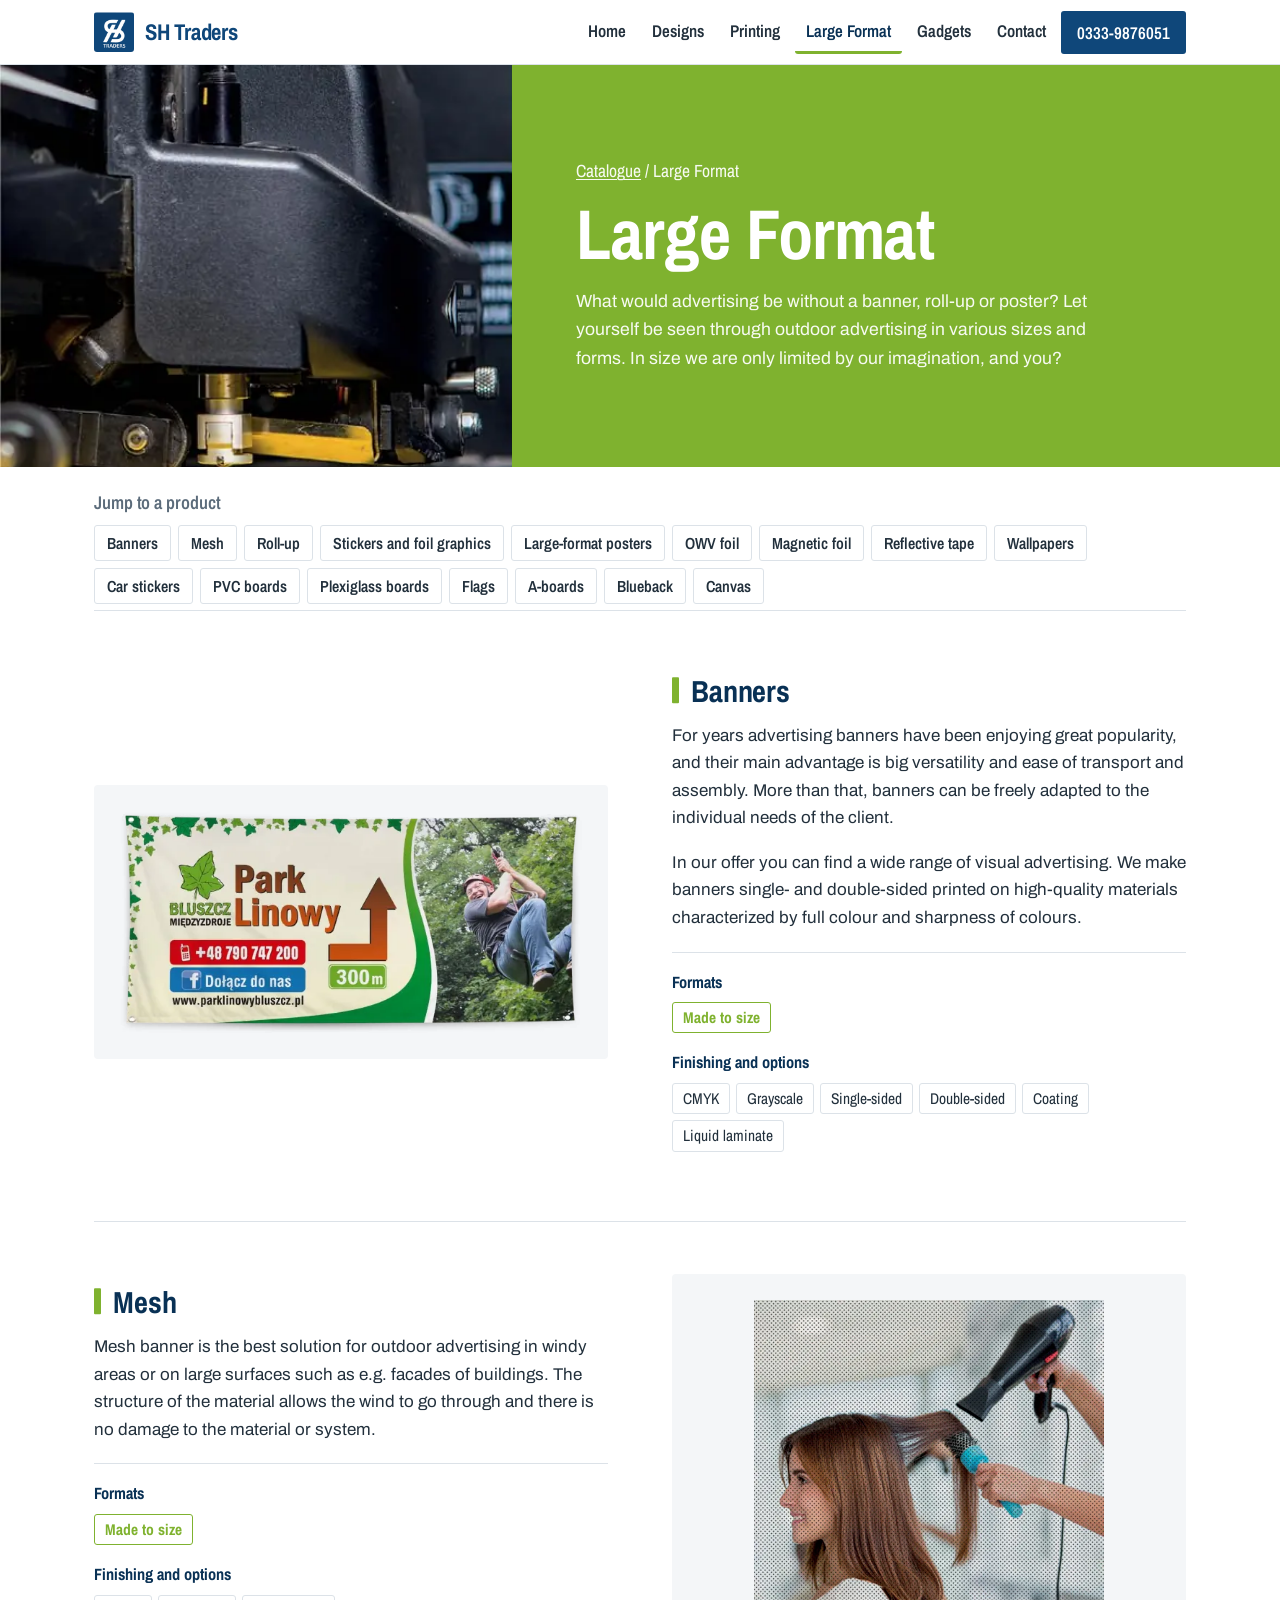
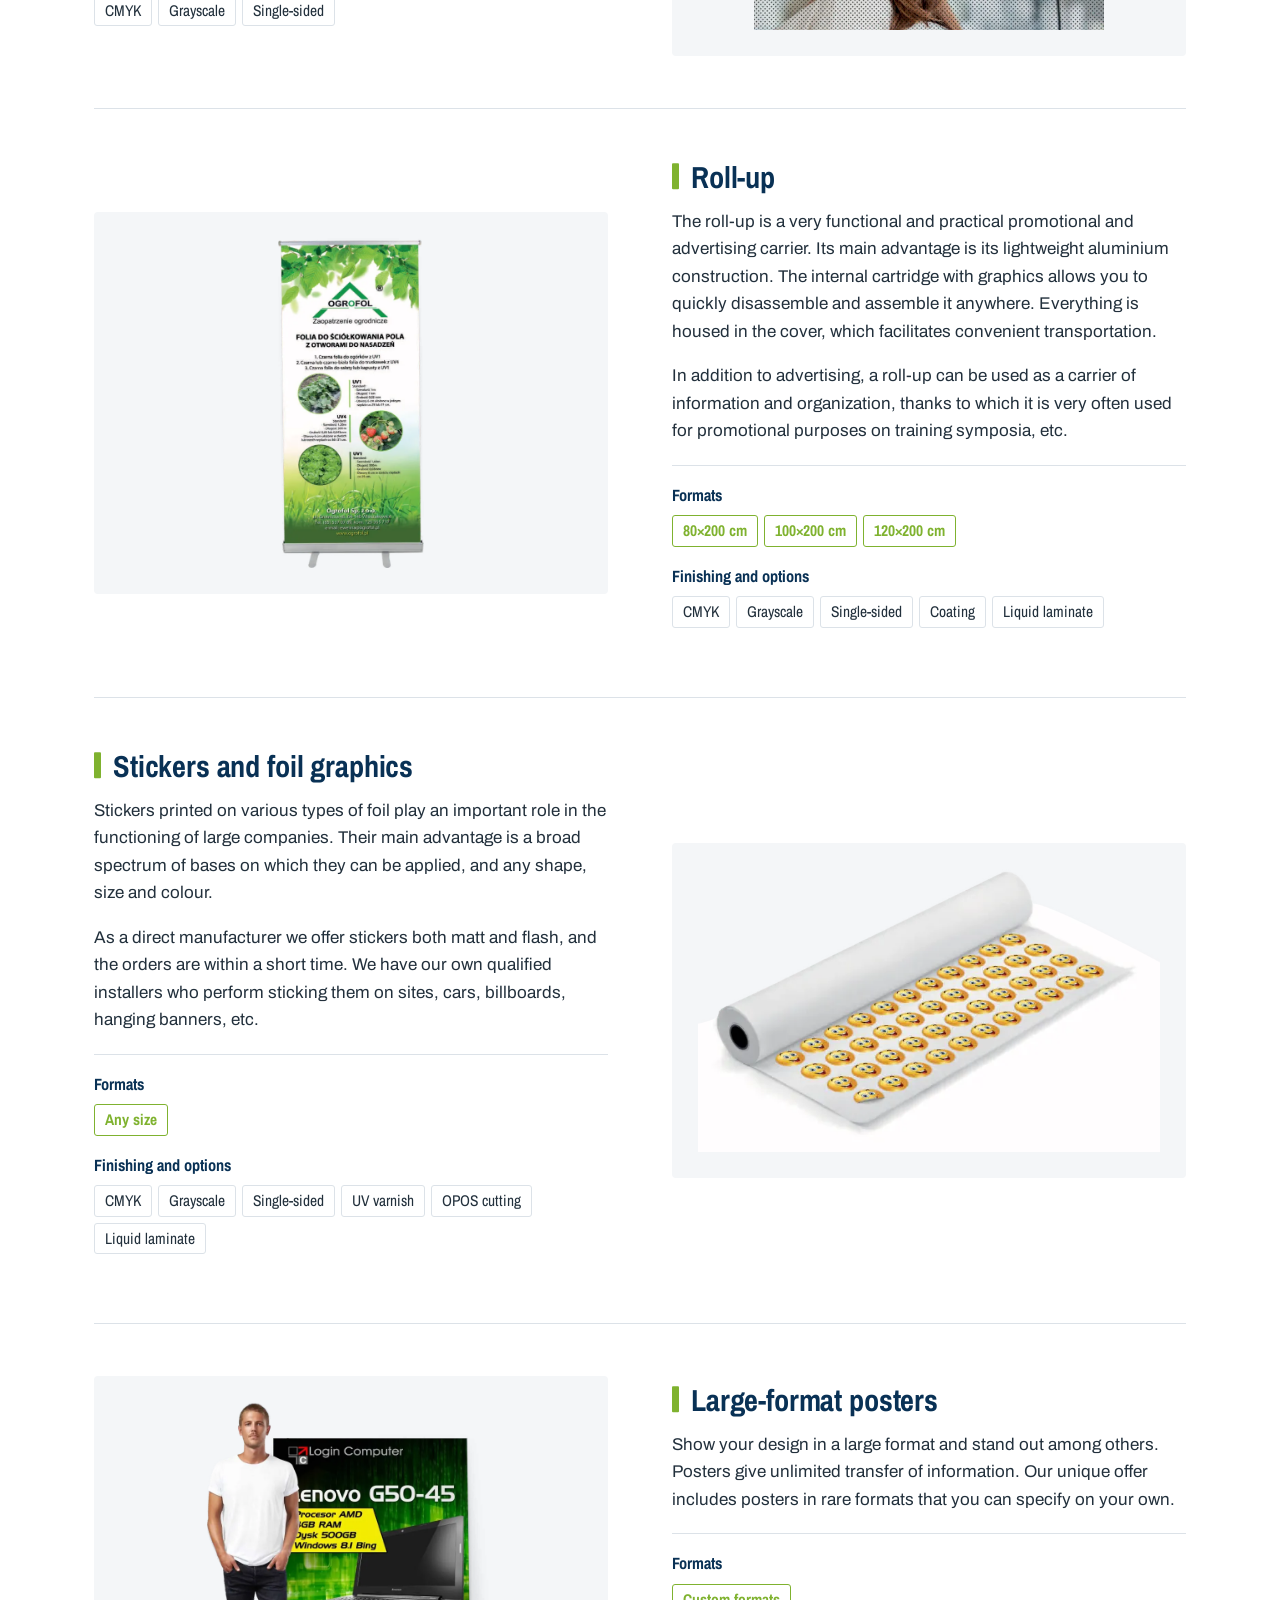
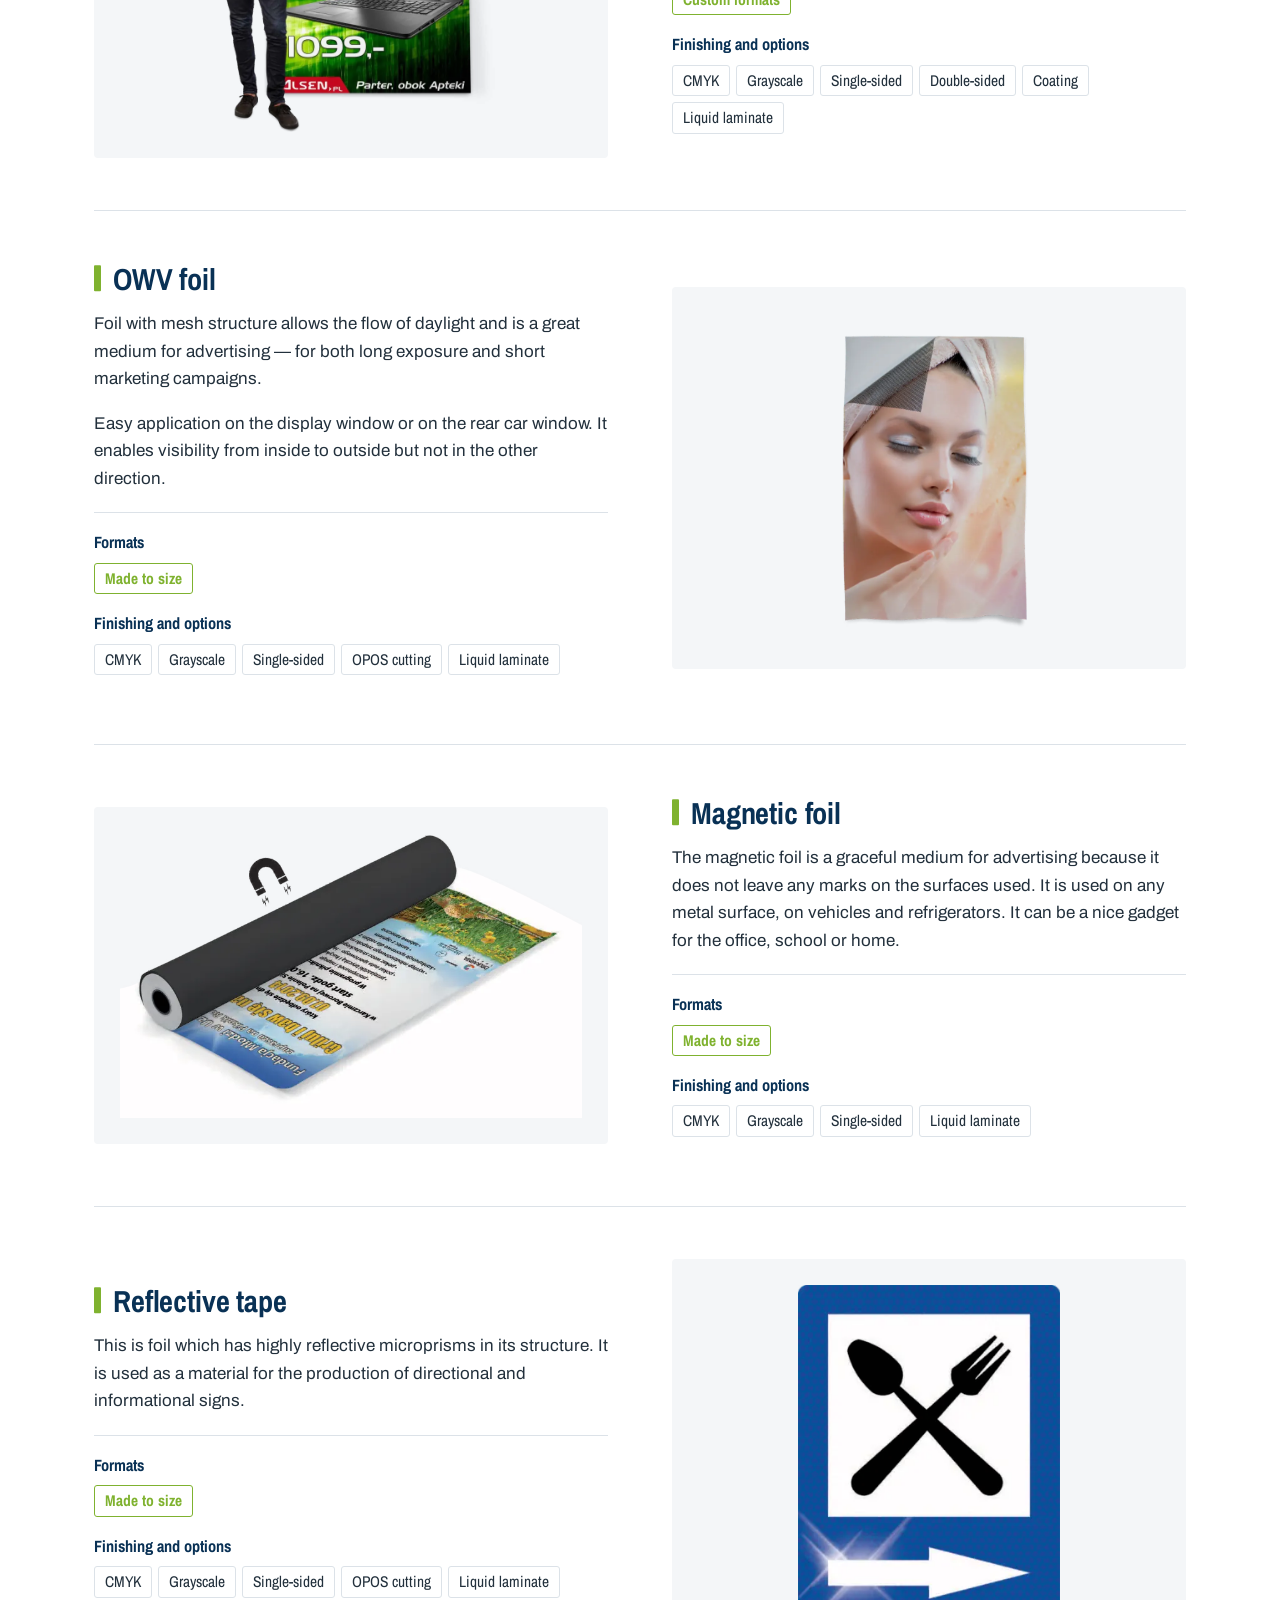
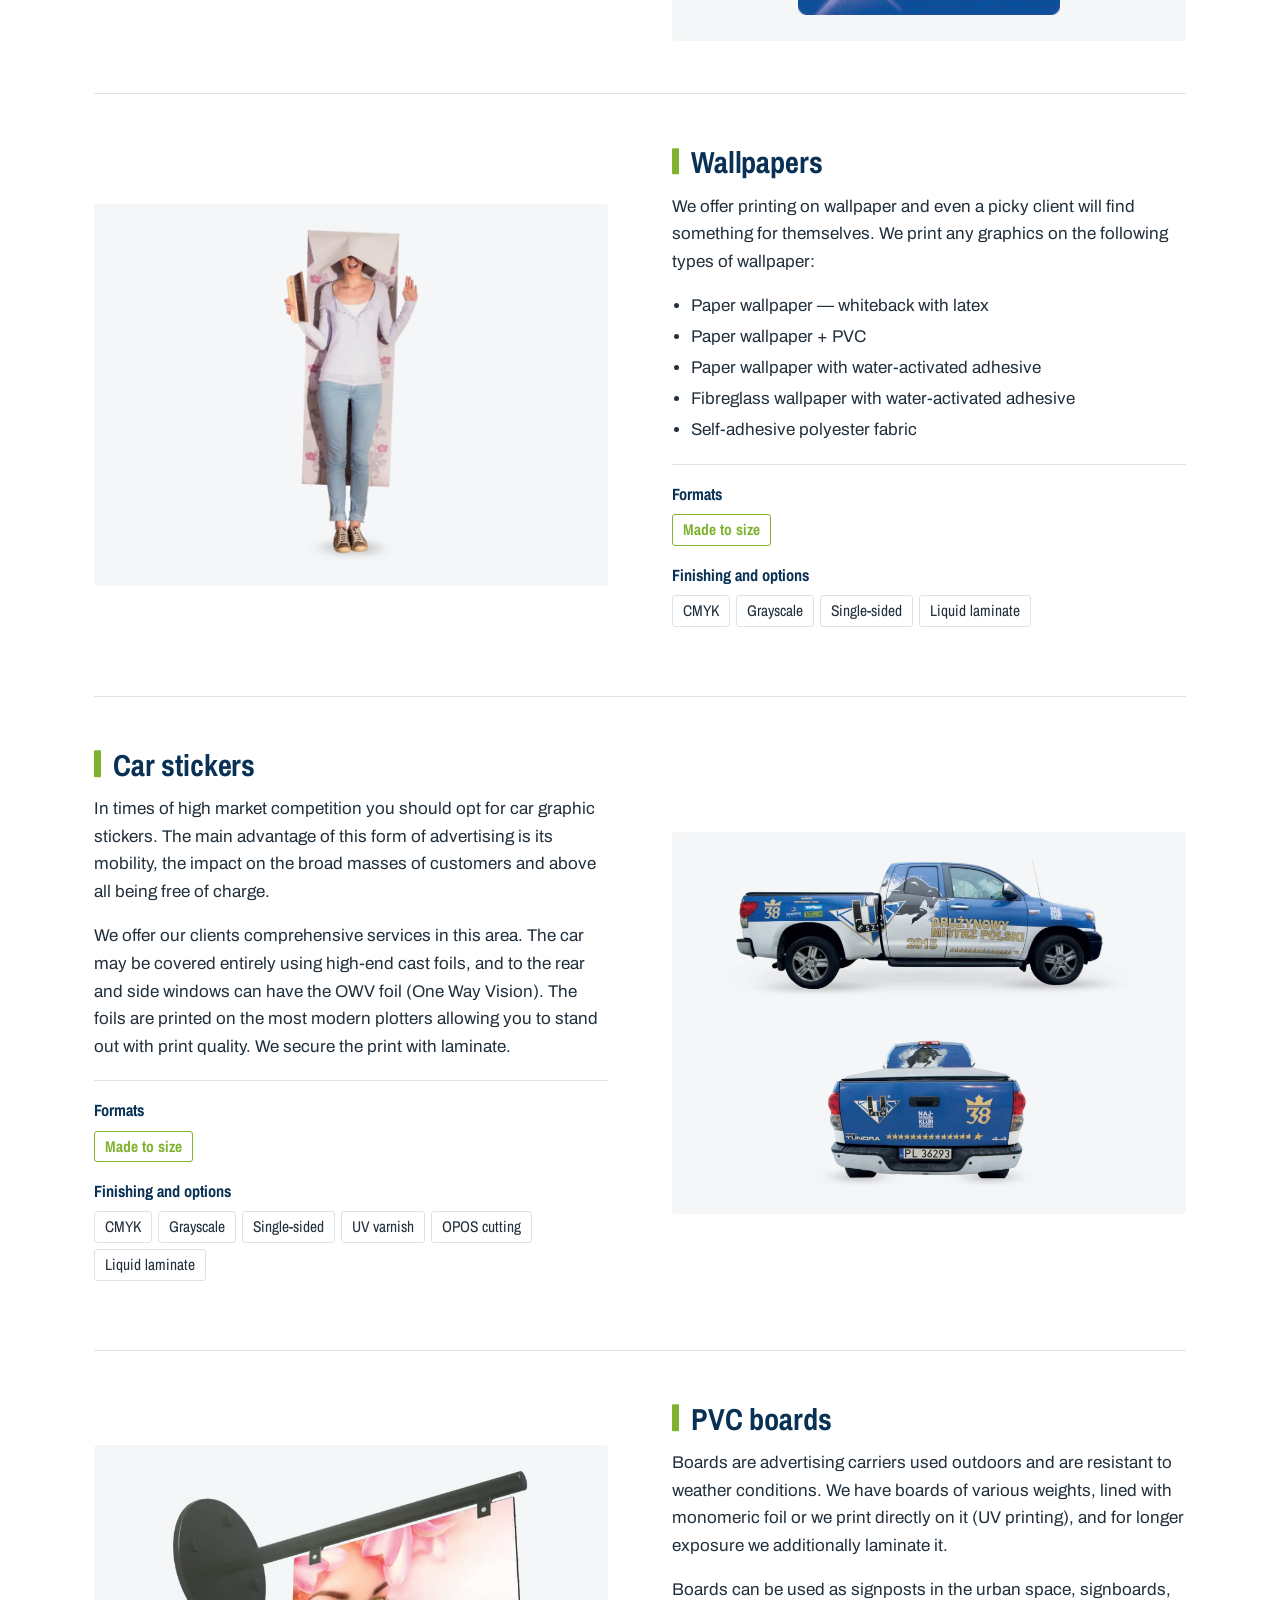
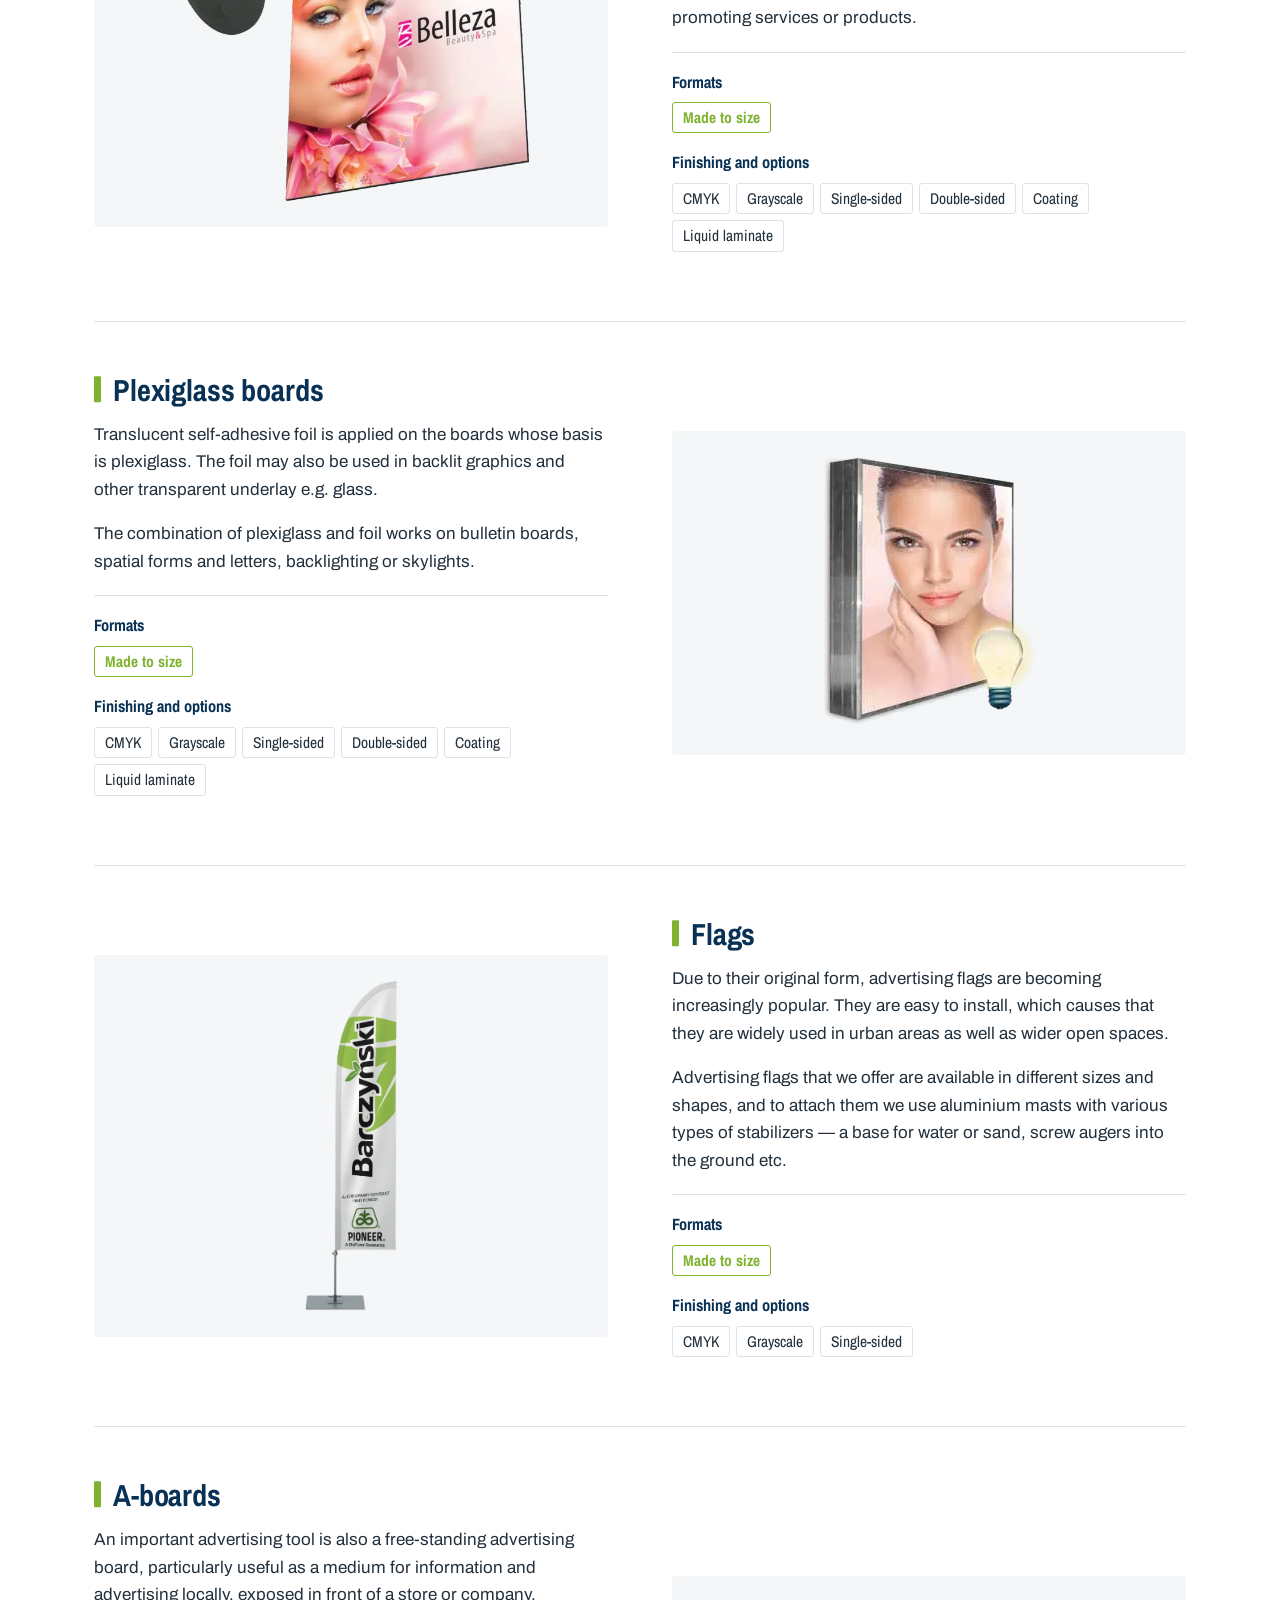
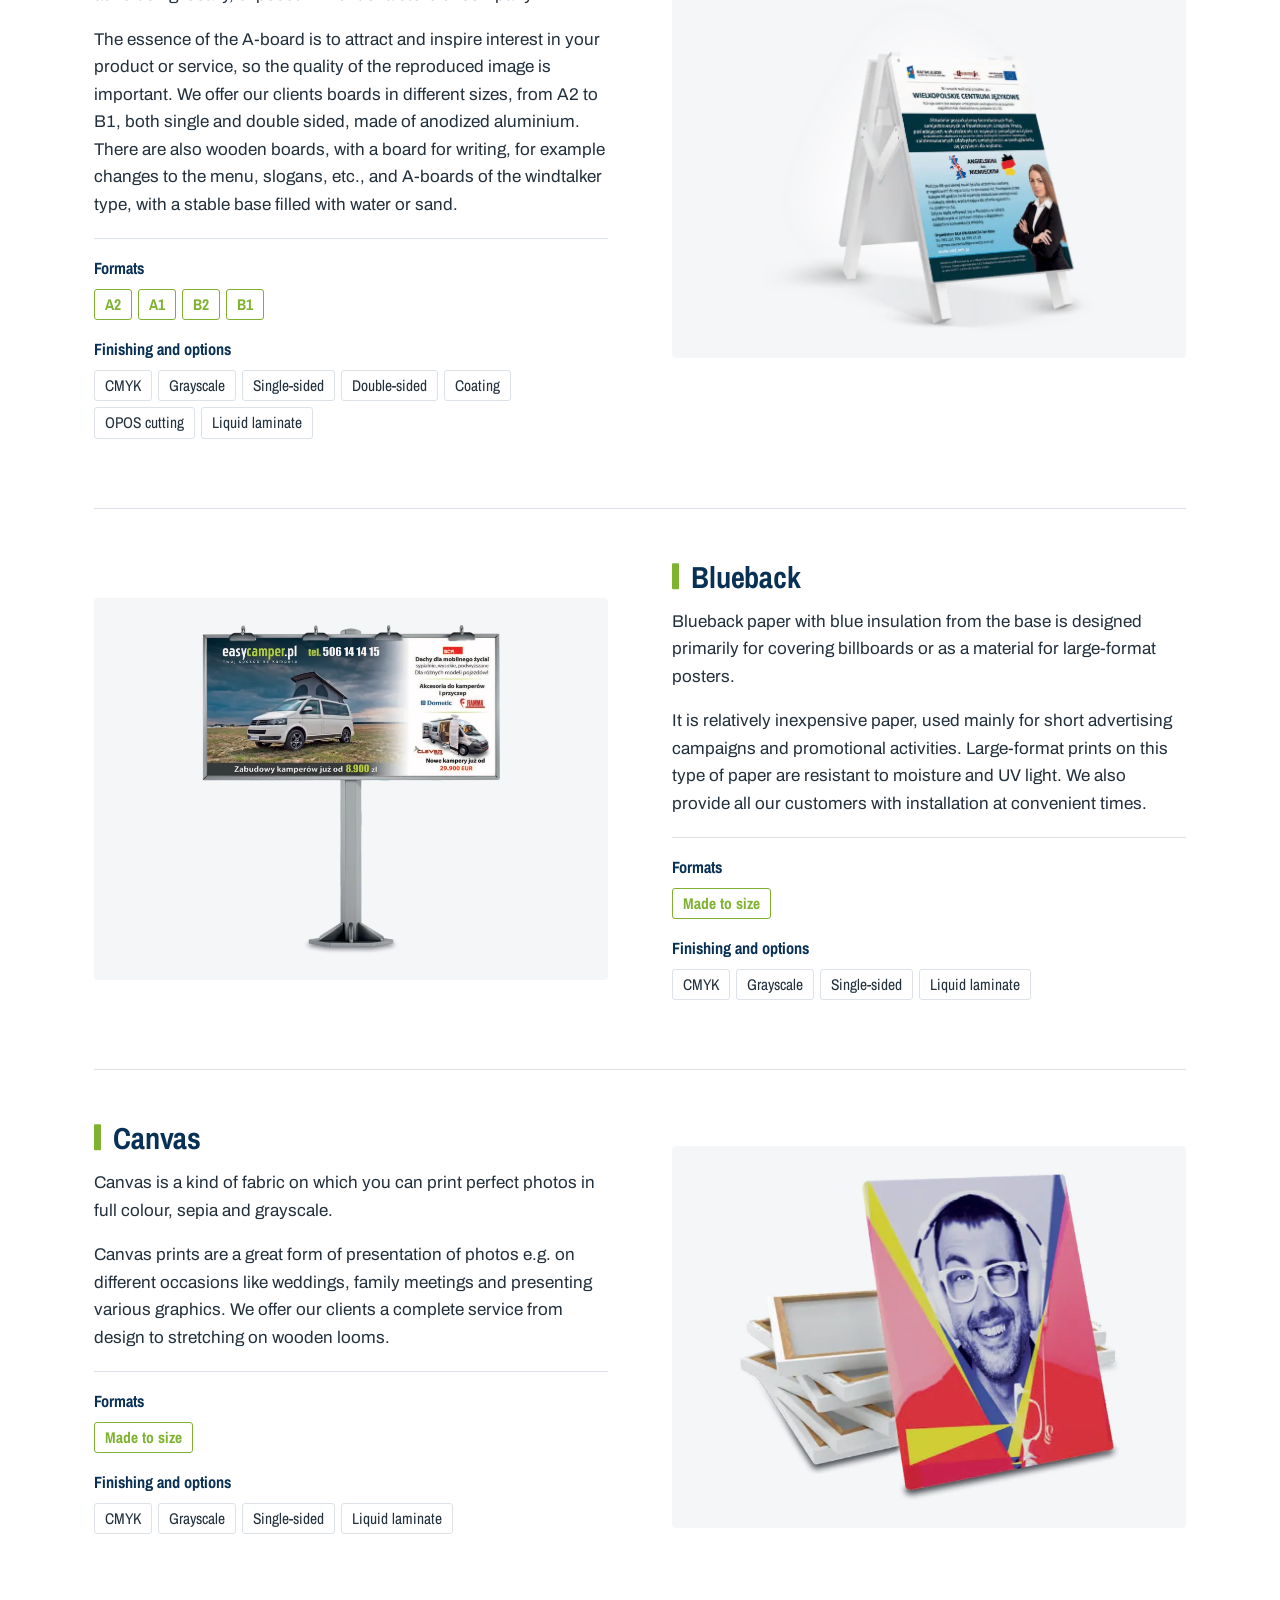
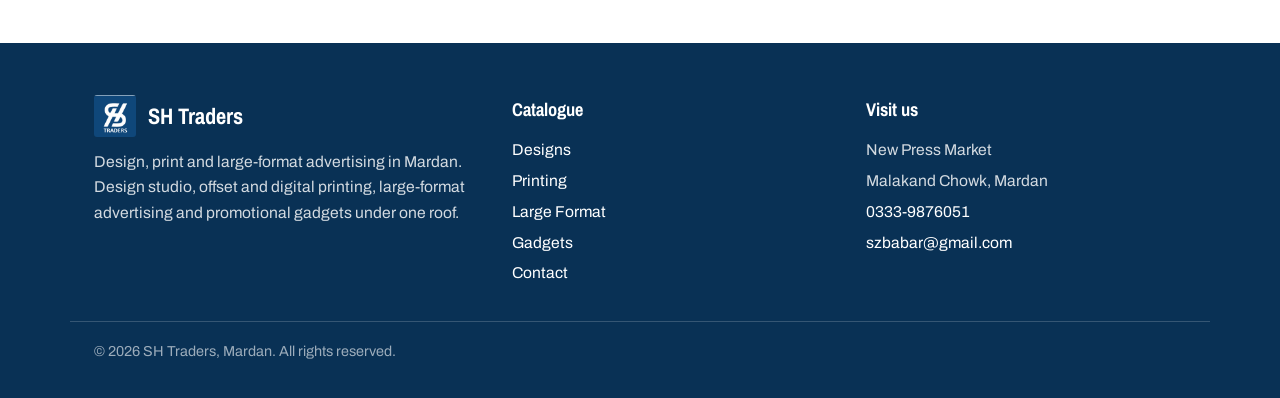
<file: large-format.html>
<!DOCTYPE html>
<html lang="en">
<head>
<meta charset="utf-8">
<meta name="viewport" content="width=device-width, initial-scale=1">
<title>Large Format — SH Traders</title>
<meta name="description" content="Banners, mesh, roll-ups, PVC and plexiglass boards, flags, A-boards, car stickers and wallpapers.">
<meta property="og:title" content="Large Format — SH Traders">
<meta property="og:description" content="Banners, mesh, roll-ups, PVC and plexiglass boards, flags, A-boards, car stickers and wallpapers.">
<meta property="og:type" content="website">
<meta name="theme-color" content="#0F477A">
<link rel="icon" href="assets/img/logo.png">
<link rel="preconnect" href="https://fonts.googleapis.com">
<link rel="preconnect" href="https://fonts.gstatic.com" crossorigin>
<link href="https://fonts.googleapis.com/css2?family=Archivo:wght@400;500;600;700&family=Archivo+Narrow:wght@600;700&display=swap" rel="stylesheet">
<link rel="stylesheet" href="assets/css/site.css">
</head>
<body data-page="large-format">
<header class="site-head">
  <div class="head-in">
    <a class="brand" href="index.html"><img src="assets/img/logo.png" alt="" width="40" height="40"><span>SH Traders</span></a>
    <button class="navtoggle" aria-expanded="false" aria-controls="nav">Menu</button>
    <nav class="nav" id="nav" aria-label="Main">
      <a href="index.html">Home</a>
      <a href="designs.html" style="--c:#9D3894">Designs</a>
      <a href="printing.html" style="--c:#1671B8">Printing</a>
      <a href="large-format.html" aria-current="page" style="--c:#7FB22F">Large Format</a>
      <a href="gadgets.html" style="--c:#E38223">Gadgets</a>
      <a href="contact.html">Contact</a>
      <a class="callbtn" href="tel:+923339876051">0333-9876051</a>
    </nav>
  </div>
</header>
<main>
<section class="sec-head" style="--c:#7FB22F">
  <div class="photo" style="background-image:url('assets/img/hero_largeformat.webp')" role="img" aria-label="Large Format"></div>
  <div class="copy">
    <p class="crumb"><a href="index.html">Catalogue</a> / Large Format</p>
    <h1>Large Format</h1>
    <p>What would advertising be without a banner, roll-up or poster? Let yourself be seen through outdoor advertising in various sizes and forms. In size we are only limited by our imagination, and you?</p>
  </div>
</section>

<div class="wrap"><nav class="index" style="--c:#7FB22F" aria-label="Products in this section">
  <h2>Jump to a product</h2><ul><li><a href="#banners">Banners</a></li><li><a href="#mesh">Mesh</a></li><li><a href="#roll-up">Roll-up</a></li><li><a href="#lf-stickers">Stickers and foil graphics</a></li><li><a href="#lf-posters">Large-format posters</a></li><li><a href="#owv-foil">OWV foil</a></li><li><a href="#magnetic-foil">Magnetic foil</a></li><li><a href="#reflective-tape">Reflective tape</a></li><li><a href="#wallpapers">Wallpapers</a></li><li><a href="#car-stickers">Car stickers</a></li><li><a href="#pvc-boards">PVC boards</a></li><li><a href="#plexiglass-boards">Plexiglass boards</a></li><li><a href="#flags">Flags</a></li><li><a href="#a-boards">A-boards</a></li><li><a href="#blueback">Blueback</a></li><li><a href="#canvas">Canvas</a></li></ul></nav></div>
<div class="wrap"><div class="items"><article class="item" id="banners" style="--c:#7FB22F">
  <div class="shot"><img src="assets/img/p/banners.webp" alt="Banners produced by SH Traders" loading="lazy" decoding="async"></div>
  <div class="txt">
    <h3>Banners</h3>
    <p>For years advertising banners have been enjoying great popularity, and their main advantage is big versatility and ease of transport and assembly. More than that, banners can be freely adapted to the individual needs of the client.</p><p>In our offer you can find a wide range of visual advertising. We make banners single- and double-sided printed on high-quality materials characterized by full colour and sharpness of colours.</p><dl class="specs"><dt>Formats</dt><dd><ul class="chips fmt"><li>Made to size</li></ul></dd><dt>Finishing and options</dt><dd><ul class="chips"><li>CMYK</li><li>Grayscale</li><li>Single-sided</li><li>Double-sided</li><li>Coating</li><li>Liquid laminate</li></ul></dd></dl>
  </div>
</article><article class="item" id="mesh" style="--c:#7FB22F">
  <div class="shot"><img src="assets/img/p/mesh.webp" alt="Mesh produced by SH Traders" loading="lazy" decoding="async"></div>
  <div class="txt">
    <h3>Mesh</h3>
    <p>Mesh banner is the best solution for outdoor advertising in windy areas or on large surfaces such as e.g. facades of buildings. The structure of the material allows the wind to go through and there is no damage to the material or system.</p><dl class="specs"><dt>Formats</dt><dd><ul class="chips fmt"><li>Made to size</li></ul></dd><dt>Finishing and options</dt><dd><ul class="chips"><li>CMYK</li><li>Grayscale</li><li>Single-sided</li></ul></dd></dl>
  </div>
</article><article class="item" id="roll-up" style="--c:#7FB22F">
  <div class="shot"><img src="assets/img/p/roll-up.webp" alt="Roll-up produced by SH Traders" loading="lazy" decoding="async"></div>
  <div class="txt">
    <h3>Roll-up</h3>
    <p>The roll-up is a very functional and practical promotional and advertising carrier. Its main advantage is its lightweight aluminium construction. The internal cartridge with graphics allows you to quickly disassemble and assemble it anywhere. Everything is housed in the cover, which facilitates convenient transportation.</p><p>In addition to advertising, a roll-up can be used as a carrier of information and organization, thanks to which it is very often used for promotional purposes on training symposia, etc.</p><dl class="specs"><dt>Formats</dt><dd><ul class="chips fmt"><li>80×200 cm</li><li>100×200 cm</li><li>120×200 cm</li></ul></dd><dt>Finishing and options</dt><dd><ul class="chips"><li>CMYK</li><li>Grayscale</li><li>Single-sided</li><li>Coating</li><li>Liquid laminate</li></ul></dd></dl>
  </div>
</article><article class="item" id="lf-stickers" style="--c:#7FB22F">
  <div class="shot"><img src="assets/img/p/lf-stickers.webp" alt="Stickers and foil graphics produced by SH Traders" loading="lazy" decoding="async"></div>
  <div class="txt">
    <h3>Stickers and foil graphics</h3>
    <p>Stickers printed on various types of foil play an important role in the functioning of large companies. Their main advantage is a broad spectrum of bases on which they can be applied, and any shape, size and colour.</p><p>As a direct manufacturer we offer stickers both matt and flash, and the orders are within a short time. We have our own qualified installers who perform sticking them on sites, cars, billboards, hanging banners, etc.</p><dl class="specs"><dt>Formats</dt><dd><ul class="chips fmt"><li>Any size</li></ul></dd><dt>Finishing and options</dt><dd><ul class="chips"><li>CMYK</li><li>Grayscale</li><li>Single-sided</li><li>UV varnish</li><li>OPOS cutting</li><li>Liquid laminate</li></ul></dd></dl>
  </div>
</article><article class="item" id="lf-posters" style="--c:#7FB22F">
  <div class="shot"><img src="assets/img/p/lf-posters.webp" alt="Large-format posters produced by SH Traders" loading="lazy" decoding="async"></div>
  <div class="txt">
    <h3>Large-format posters</h3>
    <p>Show your design in a large format and stand out among others. Posters give unlimited transfer of information. Our unique offer includes posters in rare formats that you can specify on your own.</p><dl class="specs"><dt>Formats</dt><dd><ul class="chips fmt"><li>Custom formats</li></ul></dd><dt>Finishing and options</dt><dd><ul class="chips"><li>CMYK</li><li>Grayscale</li><li>Single-sided</li><li>Double-sided</li><li>Coating</li><li>Liquid laminate</li></ul></dd></dl>
  </div>
</article><article class="item" id="owv-foil" style="--c:#7FB22F">
  <div class="shot"><img src="assets/img/p/owv-foil.webp" alt="OWV foil produced by SH Traders" loading="lazy" decoding="async"></div>
  <div class="txt">
    <h3>OWV foil</h3>
    <p>Foil with mesh structure allows the flow of daylight and is a great medium for advertising — for both long exposure and short marketing campaigns.</p><p>Easy application on the display window or on the rear car window. It enables visibility from inside to outside but not in the other direction.</p><dl class="specs"><dt>Formats</dt><dd><ul class="chips fmt"><li>Made to size</li></ul></dd><dt>Finishing and options</dt><dd><ul class="chips"><li>CMYK</li><li>Grayscale</li><li>Single-sided</li><li>OPOS cutting</li><li>Liquid laminate</li></ul></dd></dl>
  </div>
</article><article class="item" id="magnetic-foil" style="--c:#7FB22F">
  <div class="shot"><img src="assets/img/p/magnetic-foil.webp" alt="Magnetic foil produced by SH Traders" loading="lazy" decoding="async"></div>
  <div class="txt">
    <h3>Magnetic foil</h3>
    <p>The magnetic foil is a graceful medium for advertising because it does not leave any marks on the surfaces used. It is used on any metal surface, on vehicles and refrigerators. It can be a nice gadget for the office, school or home.</p><dl class="specs"><dt>Formats</dt><dd><ul class="chips fmt"><li>Made to size</li></ul></dd><dt>Finishing and options</dt><dd><ul class="chips"><li>CMYK</li><li>Grayscale</li><li>Single-sided</li><li>Liquid laminate</li></ul></dd></dl>
  </div>
</article><article class="item" id="reflective-tape" style="--c:#7FB22F">
  <div class="shot"><img src="assets/img/p/reflective-tape.webp" alt="Reflective tape produced by SH Traders" loading="lazy" decoding="async"></div>
  <div class="txt">
    <h3>Reflective tape</h3>
    <p>This is foil which has highly reflective microprisms in its structure. It is used as a material for the production of directional and informational signs.</p><dl class="specs"><dt>Formats</dt><dd><ul class="chips fmt"><li>Made to size</li></ul></dd><dt>Finishing and options</dt><dd><ul class="chips"><li>CMYK</li><li>Grayscale</li><li>Single-sided</li><li>OPOS cutting</li><li>Liquid laminate</li></ul></dd></dl>
  </div>
</article><article class="item" id="wallpapers" style="--c:#7FB22F">
  <div class="shot"><img src="assets/img/p/wallpapers.webp" alt="Wallpapers produced by SH Traders" loading="lazy" decoding="async"></div>
  <div class="txt">
    <h3>Wallpapers</h3>
    <p>We offer printing on wallpaper and even a picky client will find something for themselves. We print any graphics on the following types of wallpaper:</p><ul class="bul"><li>Paper wallpaper — whiteback with latex</li><li>Paper wallpaper + PVC</li><li>Paper wallpaper with water-activated adhesive</li><li>Fibreglass wallpaper with water-activated adhesive</li><li>Self-adhesive polyester fabric</li></ul><dl class="specs"><dt>Formats</dt><dd><ul class="chips fmt"><li>Made to size</li></ul></dd><dt>Finishing and options</dt><dd><ul class="chips"><li>CMYK</li><li>Grayscale</li><li>Single-sided</li><li>Liquid laminate</li></ul></dd></dl>
  </div>
</article><article class="item" id="car-stickers" style="--c:#7FB22F">
  <div class="shot"><img src="assets/img/p/car-stickers.webp" alt="Car stickers produced by SH Traders" loading="lazy" decoding="async"></div>
  <div class="txt">
    <h3>Car stickers</h3>
    <p>In times of high market competition you should opt for car graphic stickers. The main advantage of this form of advertising is its mobility, the impact on the broad masses of customers and above all being free of charge.</p><p>We offer our clients comprehensive services in this area. The car may be covered entirely using high-end cast foils, and to the rear and side windows can have the OWV foil (One Way Vision). The foils are printed on the most modern plotters allowing you to stand out with print quality. We secure the print with laminate.</p><dl class="specs"><dt>Formats</dt><dd><ul class="chips fmt"><li>Made to size</li></ul></dd><dt>Finishing and options</dt><dd><ul class="chips"><li>CMYK</li><li>Grayscale</li><li>Single-sided</li><li>UV varnish</li><li>OPOS cutting</li><li>Liquid laminate</li></ul></dd></dl>
  </div>
</article><article class="item" id="pvc-boards" style="--c:#7FB22F">
  <div class="shot"><img src="assets/img/p/pvc-boards.webp" alt="PVC boards produced by SH Traders" loading="lazy" decoding="async"></div>
  <div class="txt">
    <h3>PVC boards</h3>
    <p>Boards are advertising carriers used outdoors and are resistant to weather conditions. We have boards of various weights, lined with monomeric foil or we print directly on it (UV printing), and for longer exposure we additionally laminate it.</p><p>Boards can be used as signposts in the urban space, signboards, promoting services or products.</p><dl class="specs"><dt>Formats</dt><dd><ul class="chips fmt"><li>Made to size</li></ul></dd><dt>Finishing and options</dt><dd><ul class="chips"><li>CMYK</li><li>Grayscale</li><li>Single-sided</li><li>Double-sided</li><li>Coating</li><li>Liquid laminate</li></ul></dd></dl>
  </div>
</article><article class="item" id="plexiglass-boards" style="--c:#7FB22F">
  <div class="shot"><img src="assets/img/p/plexiglass-boards.webp" alt="Plexiglass boards produced by SH Traders" loading="lazy" decoding="async"></div>
  <div class="txt">
    <h3>Plexiglass boards</h3>
    <p>Translucent self-adhesive foil is applied on the boards whose basis is plexiglass. The foil may also be used in backlit graphics and other transparent underlay e.g. glass.</p><p>The combination of plexiglass and foil works on bulletin boards, spatial forms and letters, backlighting or skylights.</p><dl class="specs"><dt>Formats</dt><dd><ul class="chips fmt"><li>Made to size</li></ul></dd><dt>Finishing and options</dt><dd><ul class="chips"><li>CMYK</li><li>Grayscale</li><li>Single-sided</li><li>Double-sided</li><li>Coating</li><li>Liquid laminate</li></ul></dd></dl>
  </div>
</article><article class="item" id="flags" style="--c:#7FB22F">
  <div class="shot"><img src="assets/img/p/flags.webp" alt="Flags produced by SH Traders" loading="lazy" decoding="async"></div>
  <div class="txt">
    <h3>Flags</h3>
    <p>Due to their original form, advertising flags are becoming increasingly popular. They are easy to install, which causes that they are widely used in urban areas as well as wider open spaces.</p><p>Advertising flags that we offer are available in different sizes and shapes, and to attach them we use aluminium masts with various types of stabilizers — a base for water or sand, screw augers into the ground etc.</p><dl class="specs"><dt>Formats</dt><dd><ul class="chips fmt"><li>Made to size</li></ul></dd><dt>Finishing and options</dt><dd><ul class="chips"><li>CMYK</li><li>Grayscale</li><li>Single-sided</li></ul></dd></dl>
  </div>
</article><article class="item" id="a-boards" style="--c:#7FB22F">
  <div class="shot"><img src="assets/img/p/a-boards.webp" alt="A-boards produced by SH Traders" loading="lazy" decoding="async"></div>
  <div class="txt">
    <h3>A-boards</h3>
    <p>An important advertising tool is also a free-standing advertising board, particularly useful as a medium for information and advertising locally, exposed in front of a store or company.</p><p>The essence of the A-board is to attract and inspire interest in your product or service, so the quality of the reproduced image is important. We offer our clients boards in different sizes, from A2 to B1, both single and double sided, made of anodized aluminium. There are also wooden boards, with a board for writing, for example changes to the menu, slogans, etc., and A-boards of the windtalker type, with a stable base filled with water or sand.</p><dl class="specs"><dt>Formats</dt><dd><ul class="chips fmt"><li>A2</li><li>A1</li><li>B2</li><li>B1</li></ul></dd><dt>Finishing and options</dt><dd><ul class="chips"><li>CMYK</li><li>Grayscale</li><li>Single-sided</li><li>Double-sided</li><li>Coating</li><li>OPOS cutting</li><li>Liquid laminate</li></ul></dd></dl>
  </div>
</article><article class="item" id="blueback" style="--c:#7FB22F">
  <div class="shot"><img src="assets/img/p/blueback.webp" alt="Blueback produced by SH Traders" loading="lazy" decoding="async"></div>
  <div class="txt">
    <h3>Blueback</h3>
    <p>Blueback paper with blue insulation from the base is designed primarily for covering billboards or as a material for large-format posters.</p><p>It is relatively inexpensive paper, used mainly for short advertising campaigns and promotional activities. Large-format prints on this type of paper are resistant to moisture and UV light. We also provide all our customers with installation at convenient times.</p><dl class="specs"><dt>Formats</dt><dd><ul class="chips fmt"><li>Made to size</li></ul></dd><dt>Finishing and options</dt><dd><ul class="chips"><li>CMYK</li><li>Grayscale</li><li>Single-sided</li><li>Liquid laminate</li></ul></dd></dl>
  </div>
</article><article class="item" id="canvas" style="--c:#7FB22F">
  <div class="shot"><img src="assets/img/p/canvas.webp" alt="Canvas produced by SH Traders" loading="lazy" decoding="async"></div>
  <div class="txt">
    <h3>Canvas</h3>
    <p>Canvas is a kind of fabric on which you can print perfect photos in full colour, sepia and grayscale.</p><p>Canvas prints are a great form of presentation of photos e.g. on different occasions like weddings, family meetings and presenting various graphics. We offer our clients a complete service from design to stretching on wooden looms.</p><dl class="specs"><dt>Formats</dt><dd><ul class="chips fmt"><li>Made to size</li></ul></dd><dt>Finishing and options</dt><dd><ul class="chips"><li>CMYK</li><li>Grayscale</li><li>Single-sided</li><li>Liquid laminate</li></ul></dd></dl>
  </div>
</article></div></div>

</main><footer class="site-foot">
  <div class="foot-in">
    <div>
      <div class="foot-brand"><img src="assets/img/logo.png" alt="" width="42" height="42"><span>SH Traders</span></div>
      <p>Design, print and large-format advertising in Mardan. Design studio, offset and digital printing, large-format
      advertising and promotional gadgets under one roof.</p>
    </div>
    <div>
      <h4>Catalogue</h4>
      <ul><li><a href="designs.html">Designs</a></li><li><a href="printing.html">Printing</a></li><li><a href="large-format.html">Large Format</a></li><li><a href="gadgets.html">Gadgets</a></li><li><a href="contact.html">Contact</a></li></ul>
    </div>
    <div>
      <h4>Visit us</h4>
      <ul>
        <li>New Press Market</li>
        <li>Malakand Chowk, Mardan</li>
        <li><a href="tel:+923339876051">0333-9876051</a></li>
        <li><a href="mailto:szbabar@gmail.com">szbabar@gmail.com</a></li>
      </ul>
    </div>
  </div>
  <div class="colophon">&copy; <span id="yr">2026</span> SH Traders, Mardan. All rights reserved.</div>
</footer>
<script>
document.getElementById('yr').textContent=new Date().getFullYear();
var t=document.querySelector('.navtoggle'),n=document.getElementById('nav');
if(t){t.addEventListener('click',function(){var o=n.classList.toggle('open');t.setAttribute('aria-expanded',o);});}
</script>
</body>
</html>
</file>
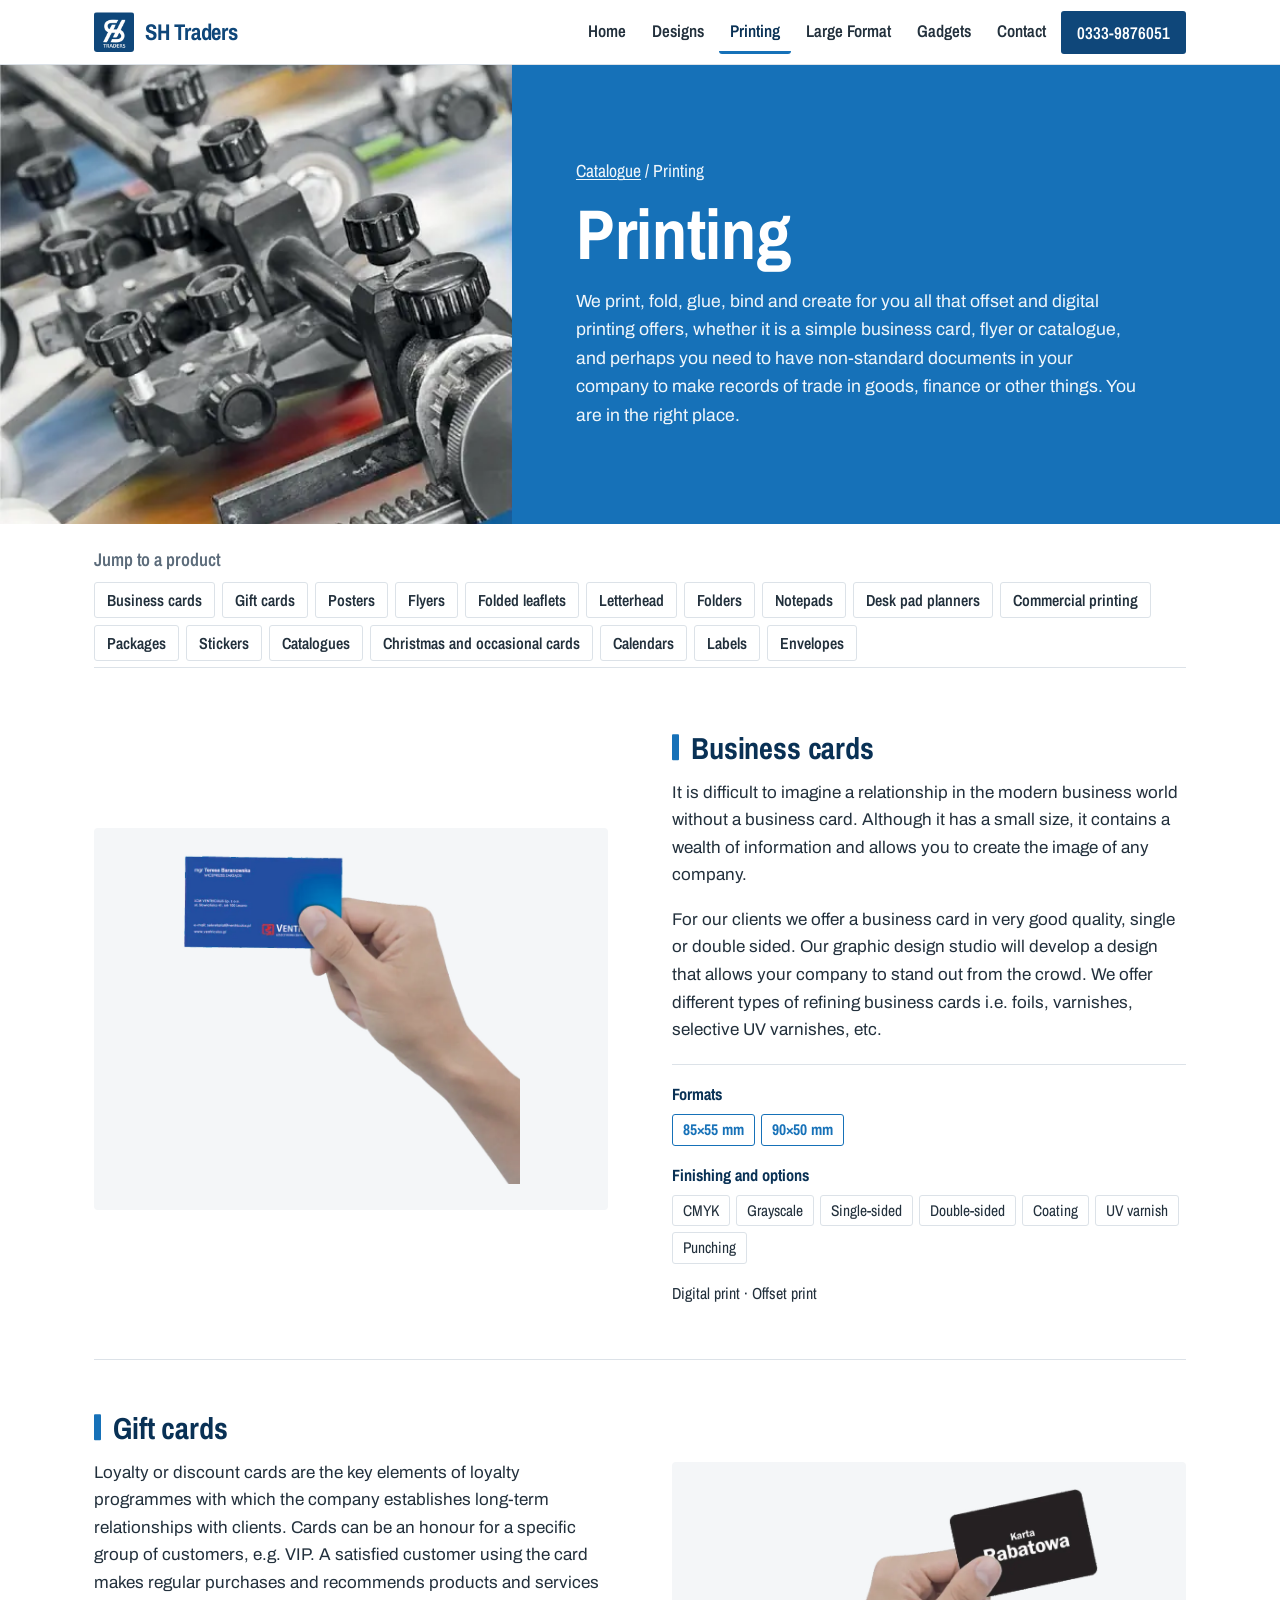
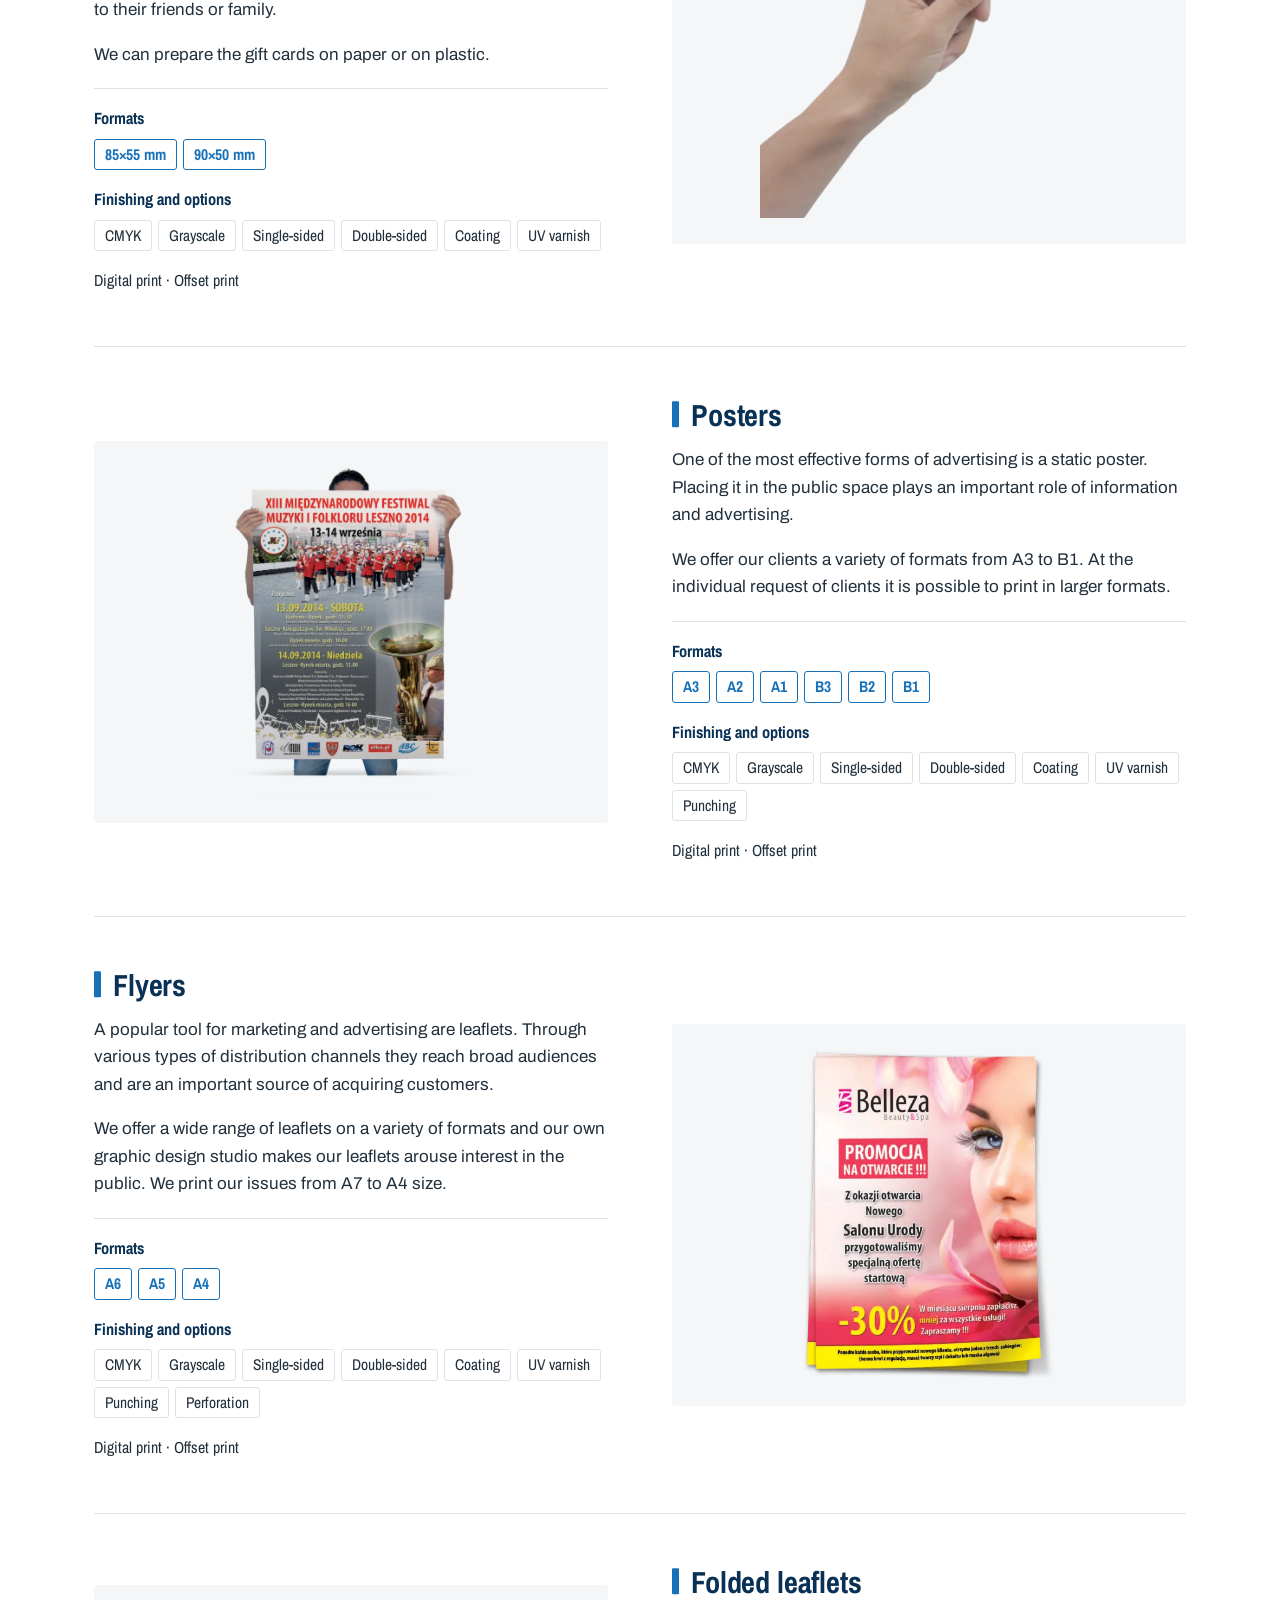
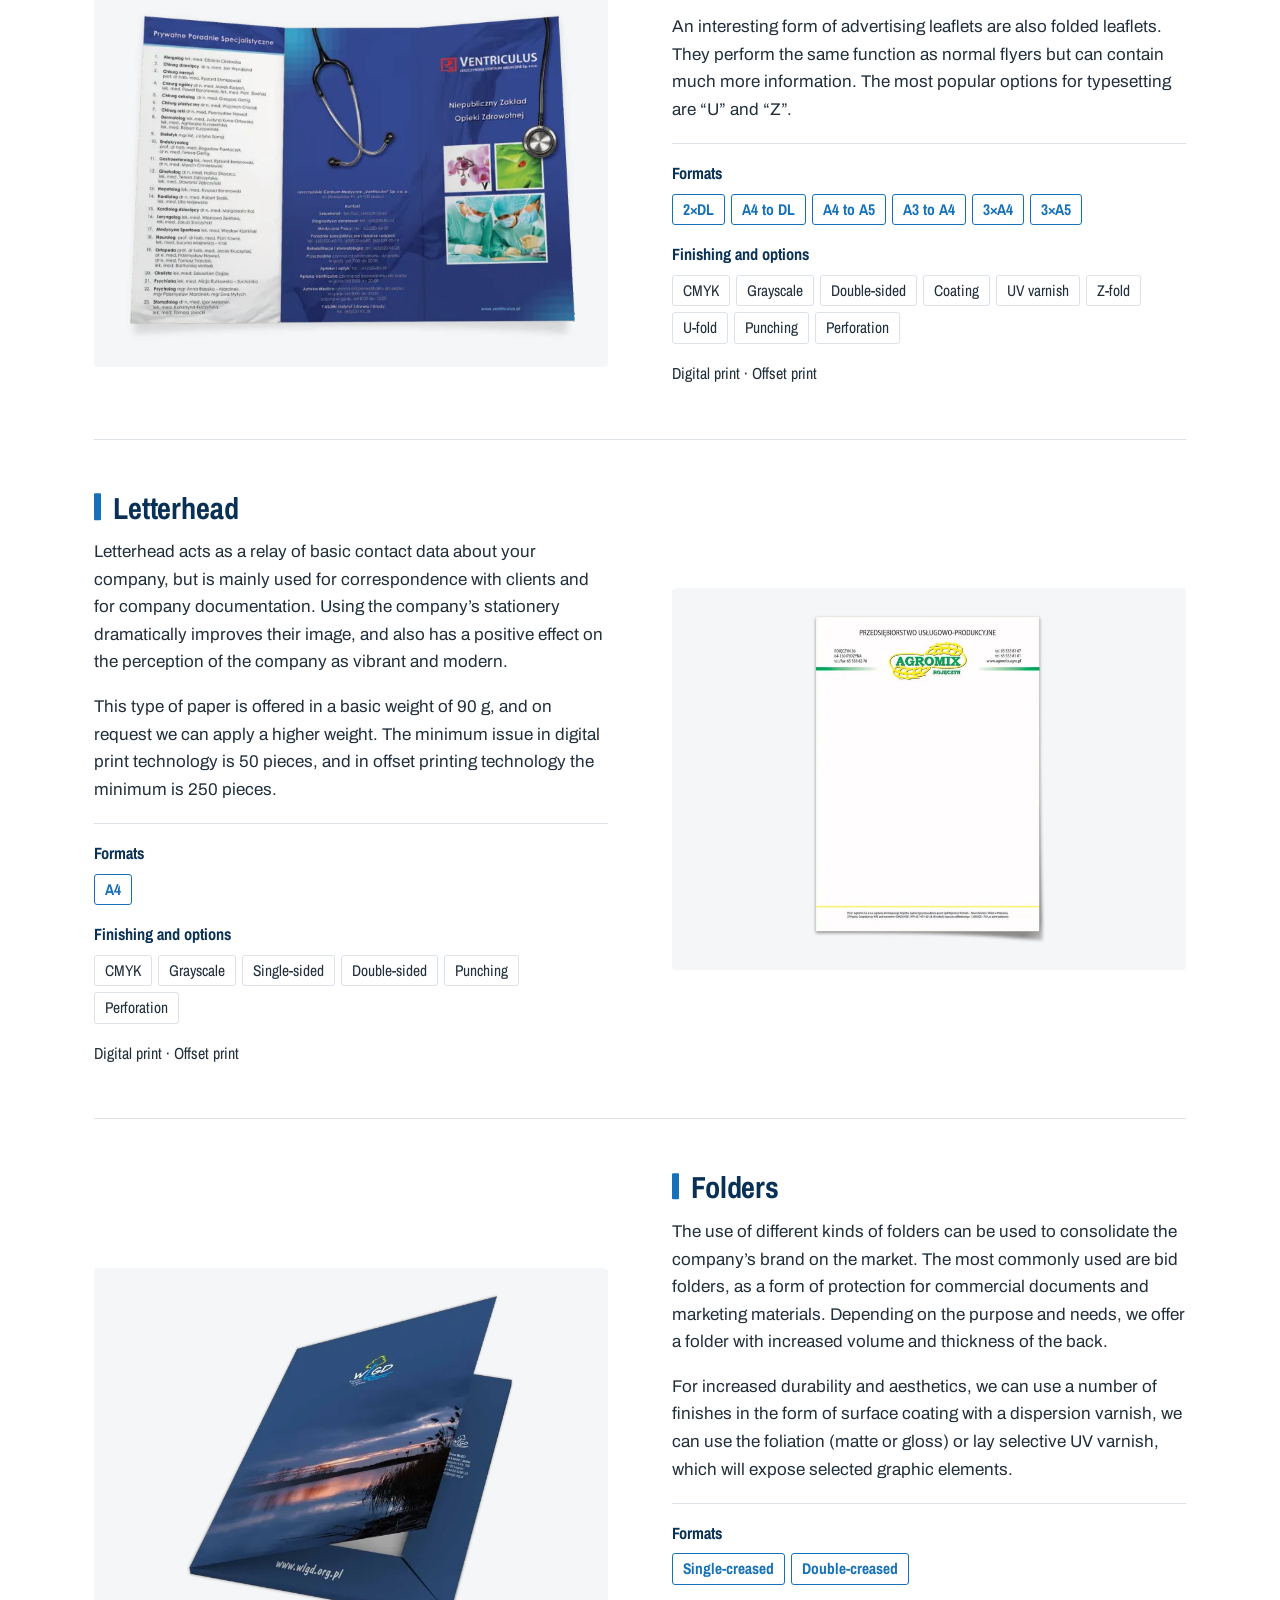
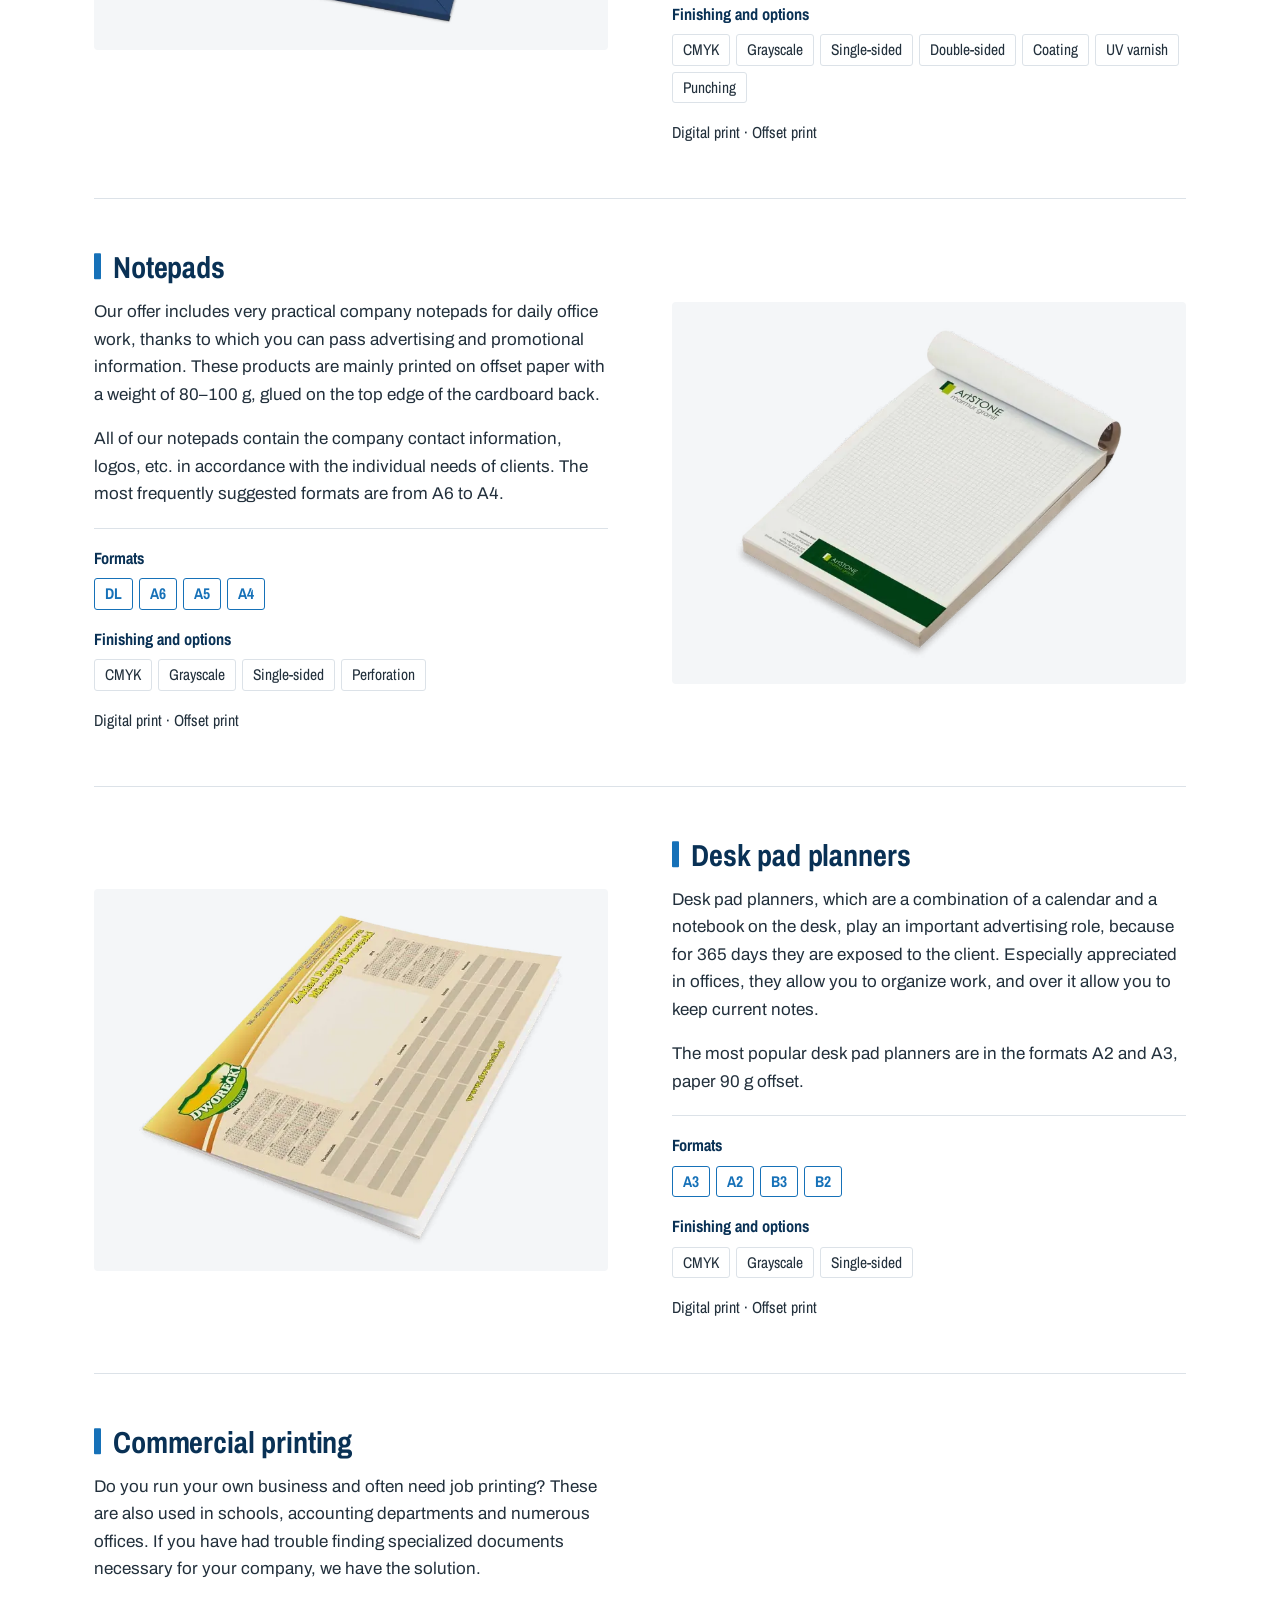
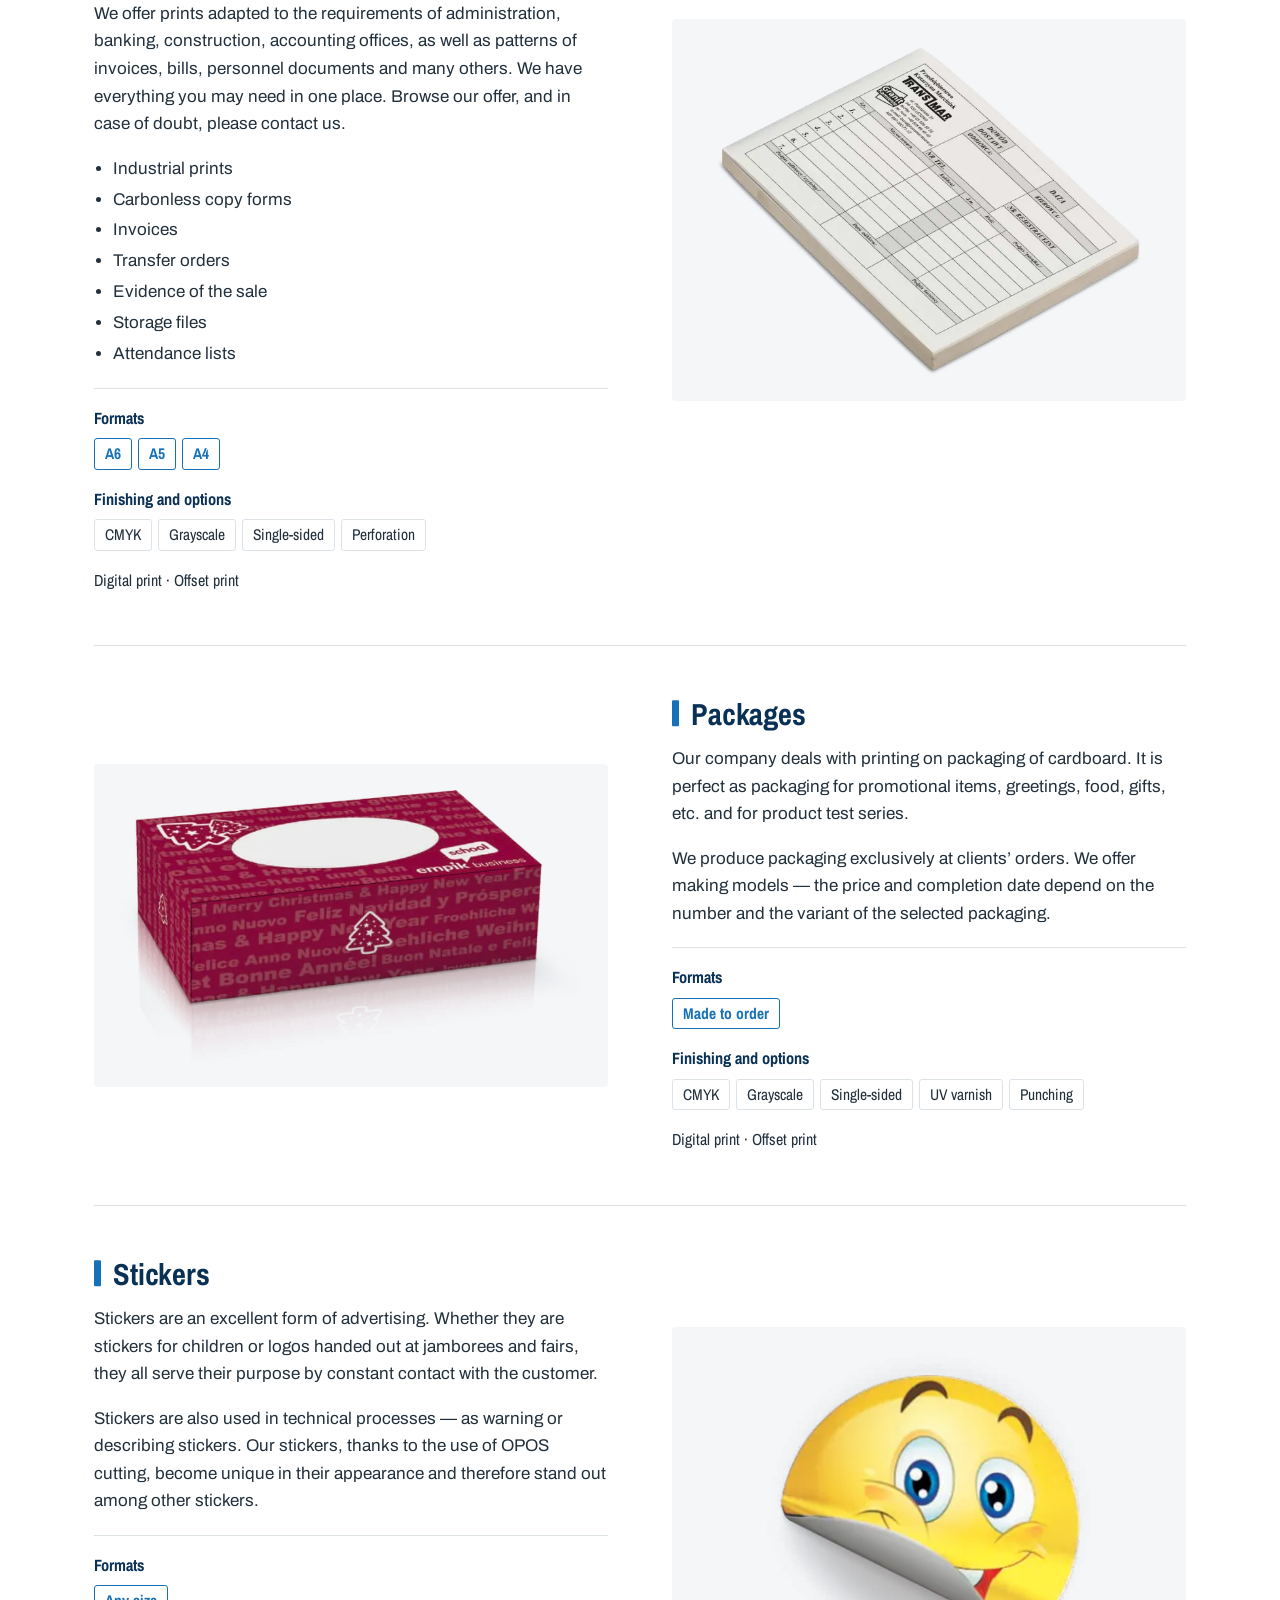
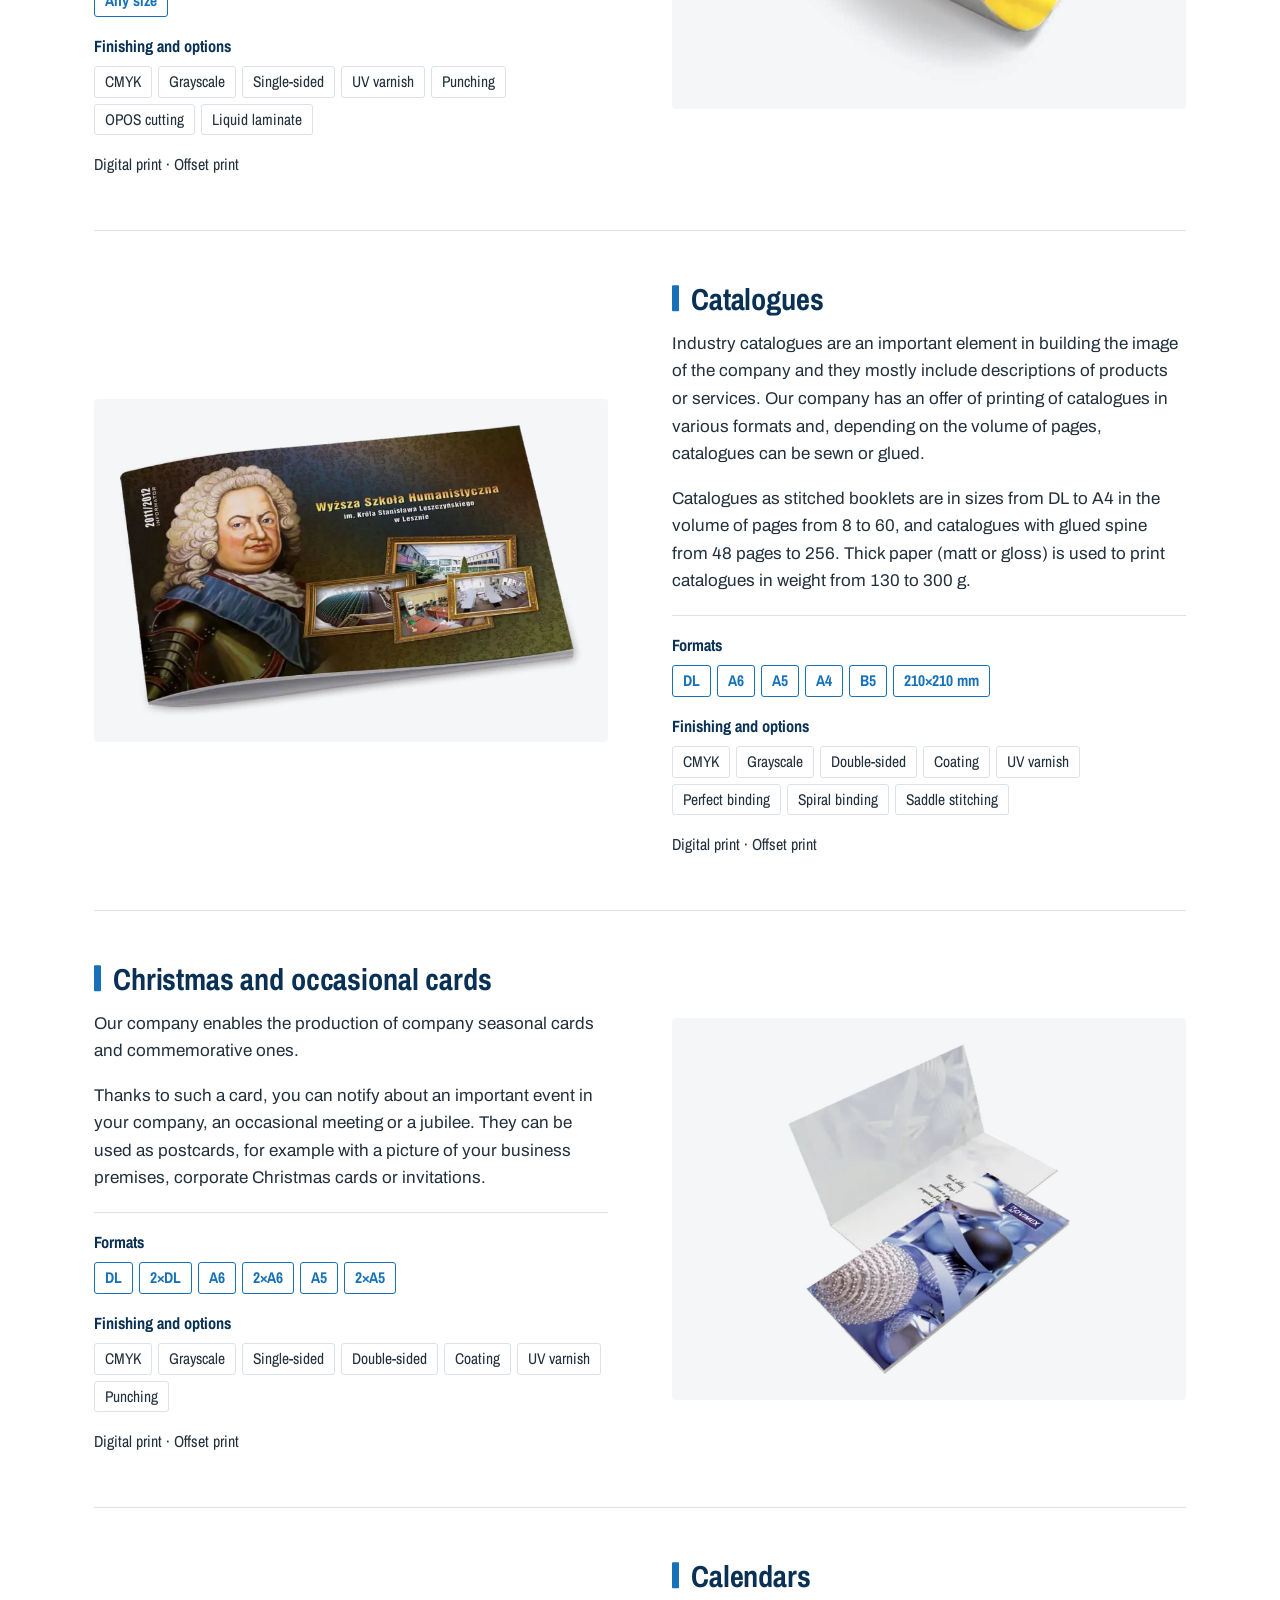
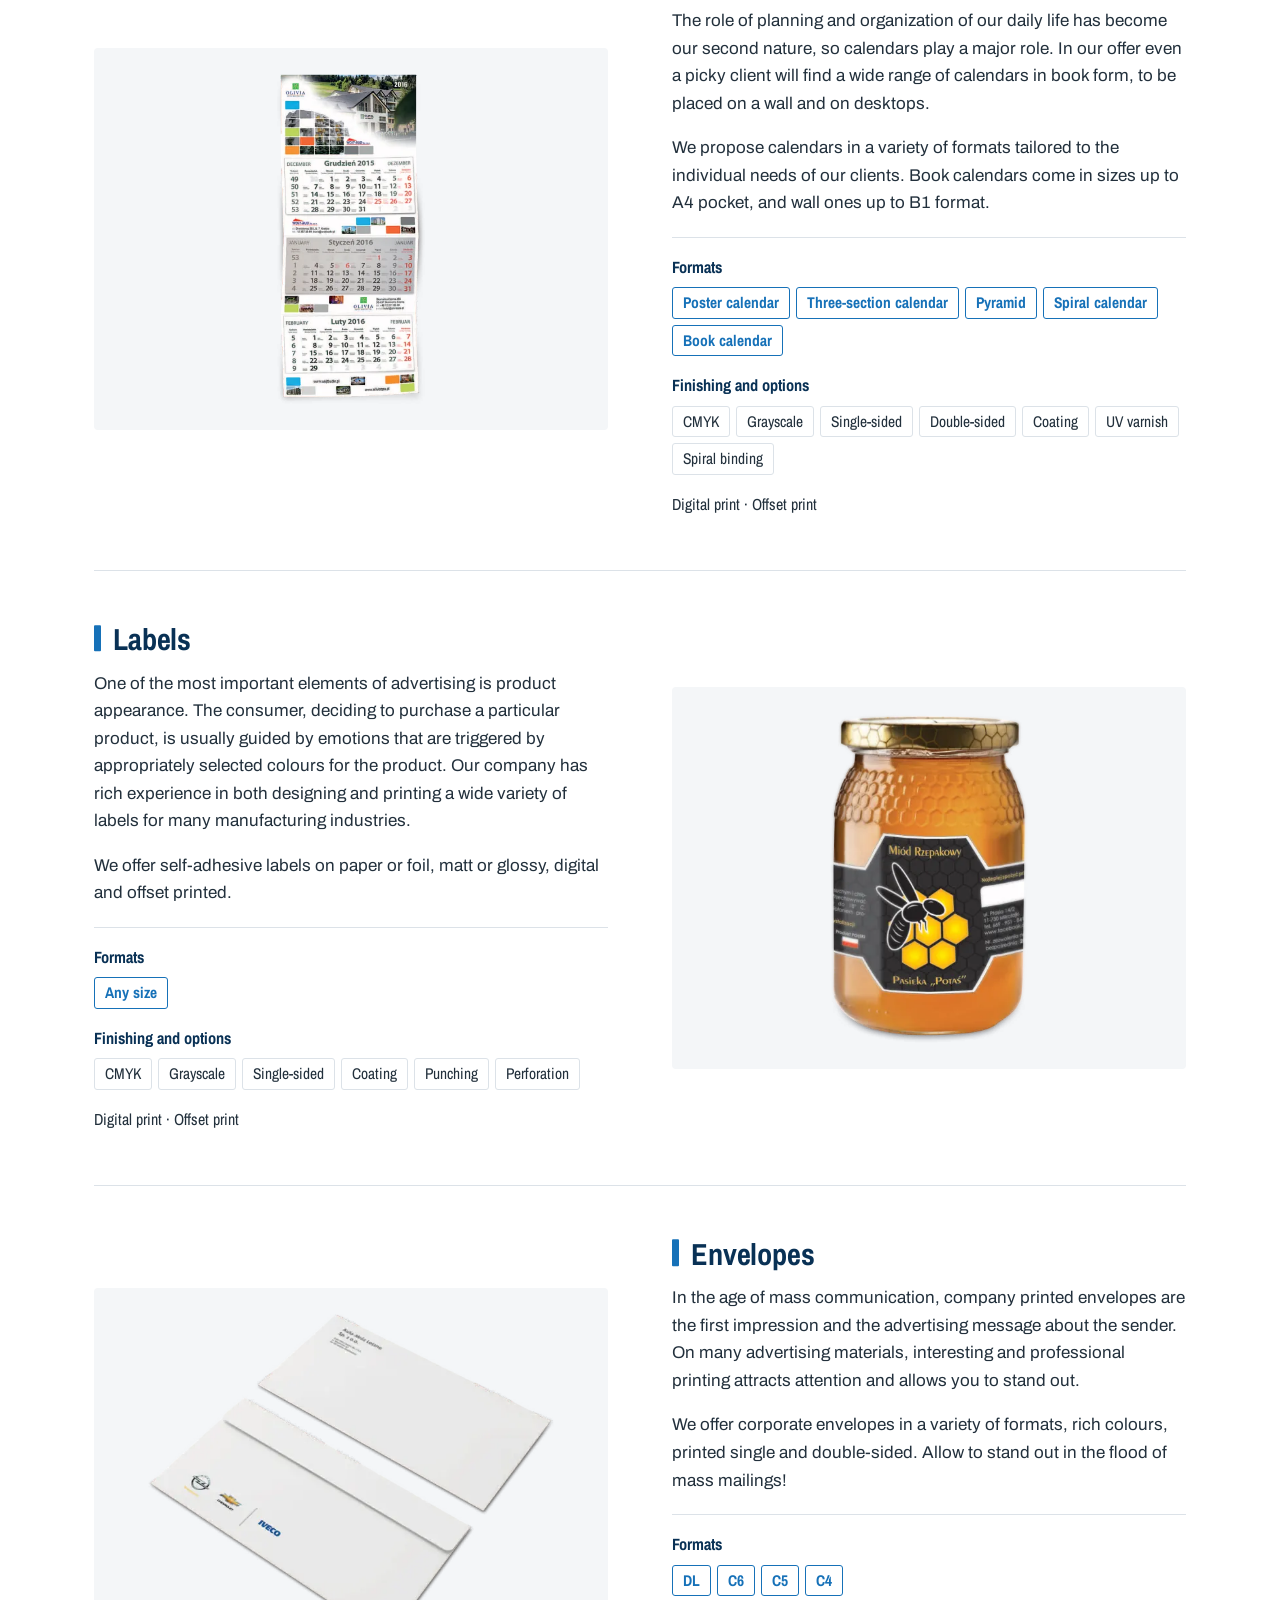
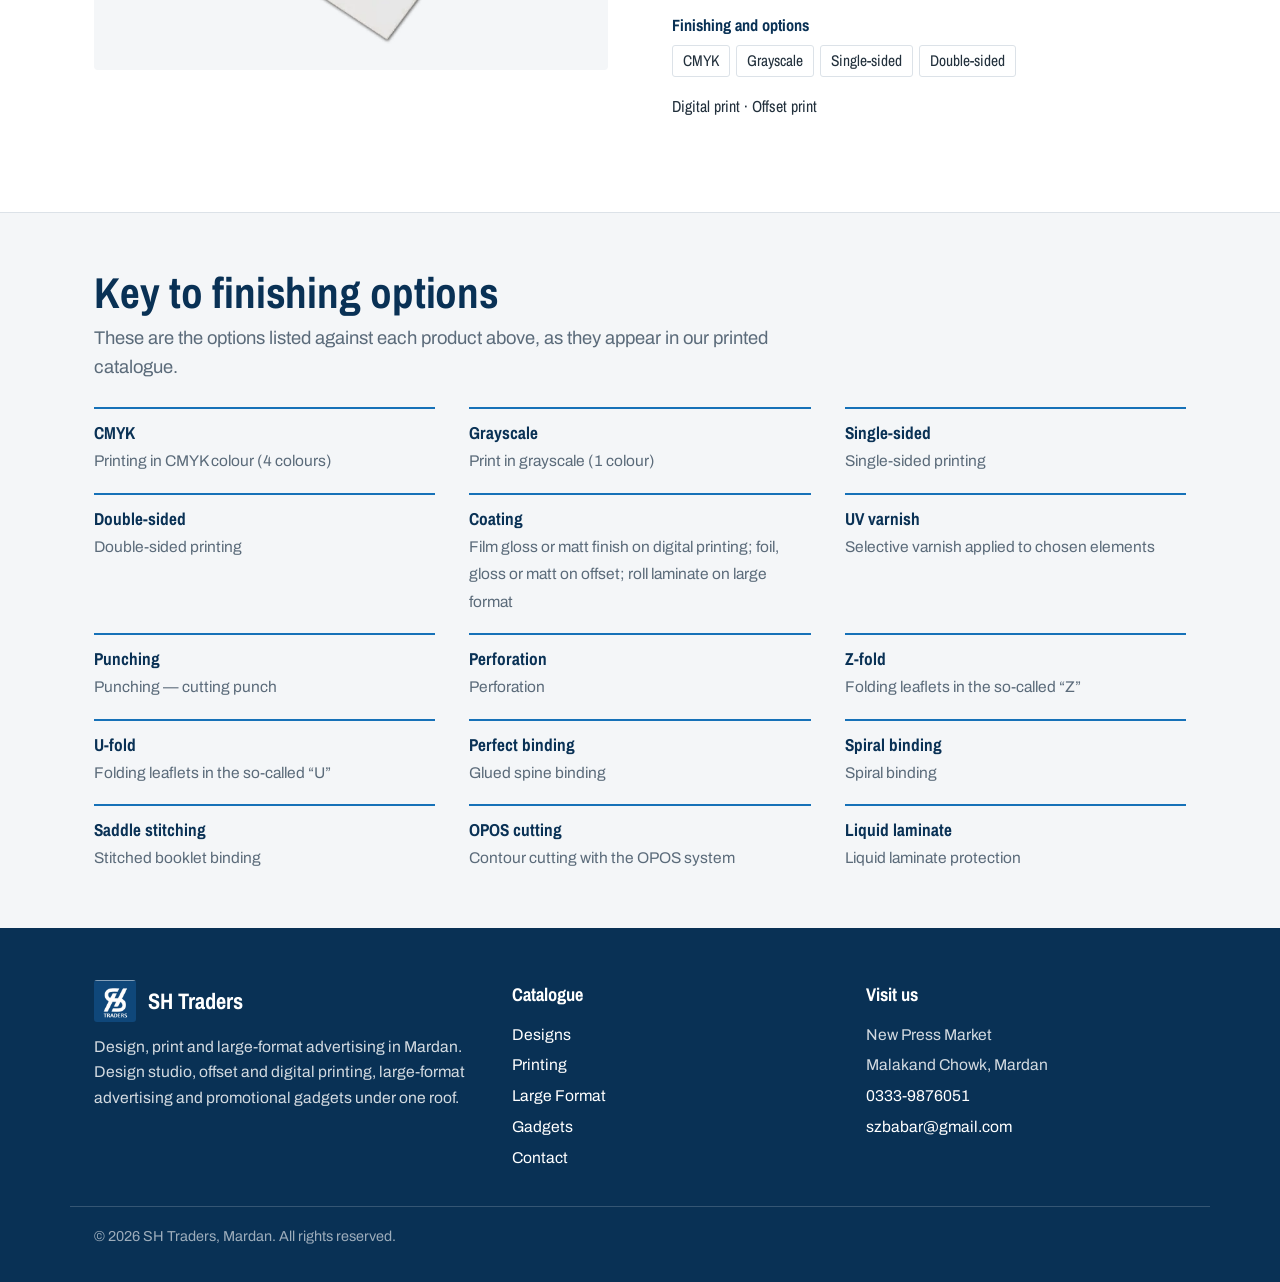
<file: printing.html>
<!DOCTYPE html>
<html lang="en">
<head>
<meta charset="utf-8">
<meta name="viewport" content="width=device-width, initial-scale=1">
<title>Printing — SH Traders</title>
<meta name="description" content="Business cards, flyers, leaflets, letterhead, folders, catalogues, calendars, labels and envelopes.">
<meta property="og:title" content="Printing — SH Traders">
<meta property="og:description" content="Business cards, flyers, leaflets, letterhead, folders, catalogues, calendars, labels and envelopes.">
<meta property="og:type" content="website">
<meta name="theme-color" content="#0F477A">
<link rel="icon" href="assets/img/logo.png">
<link rel="preconnect" href="https://fonts.googleapis.com">
<link rel="preconnect" href="https://fonts.gstatic.com" crossorigin>
<link href="https://fonts.googleapis.com/css2?family=Archivo:wght@400;500;600;700&family=Archivo+Narrow:wght@600;700&display=swap" rel="stylesheet">
<link rel="stylesheet" href="assets/css/site.css">
</head>
<body data-page="printing">
<header class="site-head">
  <div class="head-in">
    <a class="brand" href="index.html"><img src="assets/img/logo.png" alt="" width="40" height="40"><span>SH Traders</span></a>
    <button class="navtoggle" aria-expanded="false" aria-controls="nav">Menu</button>
    <nav class="nav" id="nav" aria-label="Main">
      <a href="index.html">Home</a>
      <a href="designs.html" style="--c:#9D3894">Designs</a>
      <a href="printing.html" aria-current="page" style="--c:#1671B8">Printing</a>
      <a href="large-format.html" style="--c:#7FB22F">Large Format</a>
      <a href="gadgets.html" style="--c:#E38223">Gadgets</a>
      <a href="contact.html">Contact</a>
      <a class="callbtn" href="tel:+923339876051">0333-9876051</a>
    </nav>
  </div>
</header>
<main>
<section class="sec-head" style="--c:#1671B8">
  <div class="photo" style="background-image:url('assets/img/hero_printing.webp')" role="img" aria-label="Printing"></div>
  <div class="copy">
    <p class="crumb"><a href="index.html">Catalogue</a> / Printing</p>
    <h1>Printing</h1>
    <p>We print, fold, glue, bind and create for you all that offset and digital printing offers, whether it is a simple business card, flyer or catalogue, and perhaps you need to have non-standard documents in your company to make records of trade in goods, finance or other things. You are in the right place.</p>
  </div>
</section>

<div class="wrap"><nav class="index" style="--c:#1671B8" aria-label="Products in this section">
  <h2>Jump to a product</h2><ul><li><a href="#business-cards">Business cards</a></li><li><a href="#gift-cards">Gift cards</a></li><li><a href="#posters">Posters</a></li><li><a href="#flyers">Flyers</a></li><li><a href="#folded-leaflets">Folded leaflets</a></li><li><a href="#letterhead">Letterhead</a></li><li><a href="#folders">Folders</a></li><li><a href="#notepads">Notepads</a></li><li><a href="#desk-pad-planners">Desk pad planners</a></li><li><a href="#commercial-printing">Commercial printing</a></li><li><a href="#packages">Packages</a></li><li><a href="#stickers">Stickers</a></li><li><a href="#catalogues">Catalogues</a></li><li><a href="#greeting-cards">Christmas and occasional cards</a></li><li><a href="#calendars">Calendars</a></li><li><a href="#labels">Labels</a></li><li><a href="#envelopes">Envelopes</a></li></ul></nav></div>
<div class="wrap"><div class="items"><article class="item" id="business-cards" style="--c:#1671B8">
  <div class="shot"><img src="assets/img/p/business-cards.webp" alt="Business cards produced by SH Traders" loading="lazy" decoding="async"></div>
  <div class="txt">
    <h3>Business cards</h3>
    <p>It is difficult to imagine a relationship in the modern business world without a business card. Although it has a small size, it contains a wealth of information and allows you to create the image of any company.</p><p>For our clients we offer a business card in very good quality, single or double sided. Our graphic design studio will develop a design that allows your company to stand out from the crowd. We offer different types of refining business cards i.e. foils, varnishes, selective UV varnishes, etc.</p><dl class="specs"><dt>Formats</dt><dd><ul class="chips fmt"><li>85×55 mm</li><li>90×50 mm</li></ul></dd><dt>Finishing and options</dt><dd><ul class="chips"><li>CMYK</li><li>Grayscale</li><li>Single-sided</li><li>Double-sided</li><li>Coating</li><li>UV varnish</li><li>Punching</li></ul></dd></dl><p class="method">Digital print · Offset print</p>
  </div>
</article><article class="item" id="gift-cards" style="--c:#1671B8">
  <div class="shot"><img src="assets/img/p/gift-cards.webp" alt="Gift cards produced by SH Traders" loading="lazy" decoding="async"></div>
  <div class="txt">
    <h3>Gift cards</h3>
    <p>Loyalty or discount cards are the key elements of loyalty programmes with which the company establishes long-term relationships with clients. Cards can be an honour for a specific group of customers, e.g. VIP. A satisfied customer using the card makes regular purchases and recommends products and services to their friends or family.</p><p>We can prepare the gift cards on paper or on plastic.</p><dl class="specs"><dt>Formats</dt><dd><ul class="chips fmt"><li>85×55 mm</li><li>90×50 mm</li></ul></dd><dt>Finishing and options</dt><dd><ul class="chips"><li>CMYK</li><li>Grayscale</li><li>Single-sided</li><li>Double-sided</li><li>Coating</li><li>UV varnish</li></ul></dd></dl><p class="method">Digital print · Offset print</p>
  </div>
</article><article class="item" id="posters" style="--c:#1671B8">
  <div class="shot"><img src="assets/img/p/posters.webp" alt="Posters produced by SH Traders" loading="lazy" decoding="async"></div>
  <div class="txt">
    <h3>Posters</h3>
    <p>One of the most effective forms of advertising is a static poster. Placing it in the public space plays an important role of information and advertising.</p><p>We offer our clients a variety of formats from A3 to B1. At the individual request of clients it is possible to print in larger formats.</p><dl class="specs"><dt>Formats</dt><dd><ul class="chips fmt"><li>A3</li><li>A2</li><li>A1</li><li>B3</li><li>B2</li><li>B1</li></ul></dd><dt>Finishing and options</dt><dd><ul class="chips"><li>CMYK</li><li>Grayscale</li><li>Single-sided</li><li>Double-sided</li><li>Coating</li><li>UV varnish</li><li>Punching</li></ul></dd></dl><p class="method">Digital print · Offset print</p>
  </div>
</article><article class="item" id="flyers" style="--c:#1671B8">
  <div class="shot"><img src="assets/img/p/flyers.webp" alt="Flyers produced by SH Traders" loading="lazy" decoding="async"></div>
  <div class="txt">
    <h3>Flyers</h3>
    <p>A popular tool for marketing and advertising are leaflets. Through various types of distribution channels they reach broad audiences and are an important source of acquiring customers.</p><p>We offer a wide range of leaflets on a variety of formats and our own graphic design studio makes our leaflets arouse interest in the public. We print our issues from A7 to A4 size.</p><dl class="specs"><dt>Formats</dt><dd><ul class="chips fmt"><li>A6</li><li>A5</li><li>A4</li></ul></dd><dt>Finishing and options</dt><dd><ul class="chips"><li>CMYK</li><li>Grayscale</li><li>Single-sided</li><li>Double-sided</li><li>Coating</li><li>UV varnish</li><li>Punching</li><li>Perforation</li></ul></dd></dl><p class="method">Digital print · Offset print</p>
  </div>
</article><article class="item" id="folded-leaflets" style="--c:#1671B8">
  <div class="shot"><img src="assets/img/p/folded-leaflets.webp" alt="Folded leaflets produced by SH Traders" loading="lazy" decoding="async"></div>
  <div class="txt">
    <h3>Folded leaflets</h3>
    <p>An interesting form of advertising leaflets are also folded leaflets. They perform the same function as normal flyers but can contain much more information. The most popular options for typesetting are “U” and “Z”.</p><dl class="specs"><dt>Formats</dt><dd><ul class="chips fmt"><li>2×DL</li><li>A4 to DL</li><li>A4 to A5</li><li>A3 to A4</li><li>3×A4</li><li>3×A5</li></ul></dd><dt>Finishing and options</dt><dd><ul class="chips"><li>CMYK</li><li>Grayscale</li><li>Double-sided</li><li>Coating</li><li>UV varnish</li><li>Z-fold</li><li>U-fold</li><li>Punching</li><li>Perforation</li></ul></dd></dl><p class="method">Digital print · Offset print</p>
  </div>
</article><article class="item" id="letterhead" style="--c:#1671B8">
  <div class="shot"><img src="assets/img/p/letterhead.webp" alt="Letterhead produced by SH Traders" loading="lazy" decoding="async"></div>
  <div class="txt">
    <h3>Letterhead</h3>
    <p>Letterhead acts as a relay of basic contact data about your company, but is mainly used for correspondence with clients and for company documentation. Using the company’s stationery dramatically improves their image, and also has a positive effect on the perception of the company as vibrant and modern.</p><p>This type of paper is offered in a basic weight of 90 g, and on request we can apply a higher weight. The minimum issue in digital print technology is 50 pieces, and in offset printing technology the minimum is 250 pieces.</p><dl class="specs"><dt>Formats</dt><dd><ul class="chips fmt"><li>A4</li></ul></dd><dt>Finishing and options</dt><dd><ul class="chips"><li>CMYK</li><li>Grayscale</li><li>Single-sided</li><li>Double-sided</li><li>Punching</li><li>Perforation</li></ul></dd></dl><p class="method">Digital print · Offset print</p>
  </div>
</article><article class="item" id="folders" style="--c:#1671B8">
  <div class="shot"><img src="assets/img/p/folders.webp" alt="Folders produced by SH Traders" loading="lazy" decoding="async"></div>
  <div class="txt">
    <h3>Folders</h3>
    <p>The use of different kinds of folders can be used to consolidate the company’s brand on the market. The most commonly used are bid folders, as a form of protection for commercial documents and marketing materials. Depending on the purpose and needs, we offer a folder with increased volume and thickness of the back.</p><p>For increased durability and aesthetics, we can use a number of finishes in the form of surface coating with a dispersion varnish, we can use the foliation (matte or gloss) or lay selective UV varnish, which will expose selected graphic elements.</p><dl class="specs"><dt>Formats</dt><dd><ul class="chips fmt"><li>Single-creased</li><li>Double-creased</li></ul></dd><dt>Finishing and options</dt><dd><ul class="chips"><li>CMYK</li><li>Grayscale</li><li>Single-sided</li><li>Double-sided</li><li>Coating</li><li>UV varnish</li><li>Punching</li></ul></dd></dl><p class="method">Digital print · Offset print</p>
  </div>
</article><article class="item" id="notepads" style="--c:#1671B8">
  <div class="shot"><img src="assets/img/p/notepads.webp" alt="Notepads produced by SH Traders" loading="lazy" decoding="async"></div>
  <div class="txt">
    <h3>Notepads</h3>
    <p>Our offer includes very practical company notepads for daily office work, thanks to which you can pass advertising and promotional information. These products are mainly printed on offset paper with a weight of 80–100 g, glued on the top edge of the cardboard back.</p><p>All of our notepads contain the company contact information, logos, etc. in accordance with the individual needs of clients. The most frequently suggested formats are from A6 to A4.</p><dl class="specs"><dt>Formats</dt><dd><ul class="chips fmt"><li>DL</li><li>A6</li><li>A5</li><li>A4</li></ul></dd><dt>Finishing and options</dt><dd><ul class="chips"><li>CMYK</li><li>Grayscale</li><li>Single-sided</li><li>Perforation</li></ul></dd></dl><p class="method">Digital print · Offset print</p>
  </div>
</article><article class="item" id="desk-pad-planners" style="--c:#1671B8">
  <div class="shot"><img src="assets/img/p/desk-pad-planners.webp" alt="Desk pad planners produced by SH Traders" loading="lazy" decoding="async"></div>
  <div class="txt">
    <h3>Desk pad planners</h3>
    <p>Desk pad planners, which are a combination of a calendar and a notebook on the desk, play an important advertising role, because for 365 days they are exposed to the client. Especially appreciated in offices, they allow you to organize work, and over it allow you to keep current notes.</p><p>The most popular desk pad planners are in the formats A2 and A3, paper 90 g offset.</p><dl class="specs"><dt>Formats</dt><dd><ul class="chips fmt"><li>A3</li><li>A2</li><li>B3</li><li>B2</li></ul></dd><dt>Finishing and options</dt><dd><ul class="chips"><li>CMYK</li><li>Grayscale</li><li>Single-sided</li></ul></dd></dl><p class="method">Digital print · Offset print</p>
  </div>
</article><article class="item" id="commercial-printing" style="--c:#1671B8">
  <div class="shot"><img src="assets/img/p/commercial-printing.webp" alt="Commercial printing produced by SH Traders" loading="lazy" decoding="async"></div>
  <div class="txt">
    <h3>Commercial printing</h3>
    <p>Do you run your own business and often need job printing? These are also used in schools, accounting departments and numerous offices. If you have had trouble finding specialized documents necessary for your company, we have the solution.</p><p>We offer prints adapted to the requirements of administration, banking, construction, accounting offices, as well as patterns of invoices, bills, personnel documents and many others. We have everything you may need in one place. Browse our offer, and in case of doubt, please contact us.</p><ul class="bul"><li>Industrial prints</li><li>Carbonless copy forms</li><li>Invoices</li><li>Transfer orders</li><li>Evidence of the sale</li><li>Storage files</li><li>Attendance lists</li></ul><dl class="specs"><dt>Formats</dt><dd><ul class="chips fmt"><li>A6</li><li>A5</li><li>A4</li></ul></dd><dt>Finishing and options</dt><dd><ul class="chips"><li>CMYK</li><li>Grayscale</li><li>Single-sided</li><li>Perforation</li></ul></dd></dl><p class="method">Digital print · Offset print</p>
  </div>
</article><article class="item" id="packages" style="--c:#1671B8">
  <div class="shot"><img src="assets/img/p/packages.webp" alt="Packages produced by SH Traders" loading="lazy" decoding="async"></div>
  <div class="txt">
    <h3>Packages</h3>
    <p>Our company deals with printing on packaging of cardboard. It is perfect as packaging for promotional items, greetings, food, gifts, etc. and for product test series.</p><p>We produce packaging exclusively at clients’ orders. We offer making models — the price and completion date depend on the number and the variant of the selected packaging.</p><dl class="specs"><dt>Formats</dt><dd><ul class="chips fmt"><li>Made to order</li></ul></dd><dt>Finishing and options</dt><dd><ul class="chips"><li>CMYK</li><li>Grayscale</li><li>Single-sided</li><li>UV varnish</li><li>Punching</li></ul></dd></dl><p class="method">Digital print · Offset print</p>
  </div>
</article><article class="item" id="stickers" style="--c:#1671B8">
  <div class="shot"><img src="assets/img/p/stickers.webp" alt="Stickers produced by SH Traders" loading="lazy" decoding="async"></div>
  <div class="txt">
    <h3>Stickers</h3>
    <p>Stickers are an excellent form of advertising. Whether they are stickers for children or logos handed out at jamborees and fairs, they all serve their purpose by constant contact with the customer.</p><p>Stickers are also used in technical processes — as warning or describing stickers. Our stickers, thanks to the use of OPOS cutting, become unique in their appearance and therefore stand out among other stickers.</p><dl class="specs"><dt>Formats</dt><dd><ul class="chips fmt"><li>Any size</li></ul></dd><dt>Finishing and options</dt><dd><ul class="chips"><li>CMYK</li><li>Grayscale</li><li>Single-sided</li><li>UV varnish</li><li>Punching</li><li>OPOS cutting</li><li>Liquid laminate</li></ul></dd></dl><p class="method">Digital print · Offset print</p>
  </div>
</article><article class="item" id="catalogues" style="--c:#1671B8">
  <div class="shot"><img src="assets/img/p/catalogues.webp" alt="Catalogues produced by SH Traders" loading="lazy" decoding="async"></div>
  <div class="txt">
    <h3>Catalogues</h3>
    <p>Industry catalogues are an important element in building the image of the company and they mostly include descriptions of products or services. Our company has an offer of printing of catalogues in various formats and, depending on the volume of pages, catalogues can be sewn or glued.</p><p>Catalogues as stitched booklets are in sizes from DL to A4 in the volume of pages from 8 to 60, and catalogues with glued spine from 48 pages to 256. Thick paper (matt or gloss) is used to print catalogues in weight from 130 to 300 g.</p><dl class="specs"><dt>Formats</dt><dd><ul class="chips fmt"><li>DL</li><li>A6</li><li>A5</li><li>A4</li><li>B5</li><li>210×210 mm</li></ul></dd><dt>Finishing and options</dt><dd><ul class="chips"><li>CMYK</li><li>Grayscale</li><li>Double-sided</li><li>Coating</li><li>UV varnish</li><li>Perfect binding</li><li>Spiral binding</li><li>Saddle stitching</li></ul></dd></dl><p class="method">Digital print · Offset print</p>
  </div>
</article><article class="item" id="greeting-cards" style="--c:#1671B8">
  <div class="shot"><img src="assets/img/p/greeting-cards.webp" alt="Christmas and occasional cards produced by SH Traders" loading="lazy" decoding="async"></div>
  <div class="txt">
    <h3>Christmas and occasional cards</h3>
    <p>Our company enables the production of company seasonal cards and commemorative ones.</p><p>Thanks to such a card, you can notify about an important event in your company, an occasional meeting or a jubilee. They can be used as postcards, for example with a picture of your business premises, corporate Christmas cards or invitations.</p><dl class="specs"><dt>Formats</dt><dd><ul class="chips fmt"><li>DL</li><li>2×DL</li><li>A6</li><li>2×A6</li><li>A5</li><li>2×A5</li></ul></dd><dt>Finishing and options</dt><dd><ul class="chips"><li>CMYK</li><li>Grayscale</li><li>Single-sided</li><li>Double-sided</li><li>Coating</li><li>UV varnish</li><li>Punching</li></ul></dd></dl><p class="method">Digital print · Offset print</p>
  </div>
</article><article class="item" id="calendars" style="--c:#1671B8">
  <div class="shot"><img src="assets/img/p/calendars.webp" alt="Calendars produced by SH Traders" loading="lazy" decoding="async"></div>
  <div class="txt">
    <h3>Calendars</h3>
    <p>The role of planning and organization of our daily life has become our second nature, so calendars play a major role. In our offer even a picky client will find a wide range of calendars in book form, to be placed on a wall and on desktops.</p><p>We propose calendars in a variety of formats tailored to the individual needs of our clients. Book calendars come in sizes up to A4 pocket, and wall ones up to B1 format.</p><dl class="specs"><dt>Formats</dt><dd><ul class="chips fmt"><li>Poster calendar</li><li>Three-section calendar</li><li>Pyramid</li><li>Spiral calendar</li><li>Book calendar</li></ul></dd><dt>Finishing and options</dt><dd><ul class="chips"><li>CMYK</li><li>Grayscale</li><li>Single-sided</li><li>Double-sided</li><li>Coating</li><li>UV varnish</li><li>Spiral binding</li></ul></dd></dl><p class="method">Digital print · Offset print</p>
  </div>
</article><article class="item" id="labels" style="--c:#1671B8">
  <div class="shot"><img src="assets/img/p/labels.webp" alt="Labels produced by SH Traders" loading="lazy" decoding="async"></div>
  <div class="txt">
    <h3>Labels</h3>
    <p>One of the most important elements of advertising is product appearance. The consumer, deciding to purchase a particular product, is usually guided by emotions that are triggered by appropriately selected colours for the product. Our company has rich experience in both designing and printing a wide variety of labels for many manufacturing industries.</p><p>We offer self-adhesive labels on paper or foil, matt or glossy, digital and offset printed.</p><dl class="specs"><dt>Formats</dt><dd><ul class="chips fmt"><li>Any size</li></ul></dd><dt>Finishing and options</dt><dd><ul class="chips"><li>CMYK</li><li>Grayscale</li><li>Single-sided</li><li>Coating</li><li>Punching</li><li>Perforation</li></ul></dd></dl><p class="method">Digital print · Offset print</p>
  </div>
</article><article class="item" id="envelopes" style="--c:#1671B8">
  <div class="shot"><img src="assets/img/p/envelopes.webp" alt="Envelopes produced by SH Traders" loading="lazy" decoding="async"></div>
  <div class="txt">
    <h3>Envelopes</h3>
    <p>In the age of mass communication, company printed envelopes are the first impression and the advertising message about the sender. On many advertising materials, interesting and professional printing attracts attention and allows you to stand out.</p><p>We offer corporate envelopes in a variety of formats, rich colours, printed single and double-sided. Allow to stand out in the flood of mass mailings!</p><dl class="specs"><dt>Formats</dt><dd><ul class="chips fmt"><li>DL</li><li>C6</li><li>C5</li><li>C4</li></ul></dd><dt>Finishing and options</dt><dd><ul class="chips"><li>CMYK</li><li>Grayscale</li><li>Single-sided</li><li>Double-sided</li></ul></dd></dl><p class="method">Digital print · Offset print</p>
  </div>
</article></div></div>
<section class="key">
  <div class="wrap">
    <h2>Key to finishing options</h2>
    <p class="lede">These are the options listed against each product above, as they appear in
    our printed catalogue.</p>
    <ul class="keygrid"><li><b>CMYK</b><span>Printing in CMYK colour (4 colours)</span></li><li><b>Grayscale</b><span>Print in grayscale (1 colour)</span></li><li><b>Single-sided</b><span>Single-sided printing</span></li><li><b>Double-sided</b><span>Double-sided printing</span></li><li><b>Coating</b><span>Film gloss or matt finish on digital printing; foil, gloss or matt on offset; roll laminate on large format</span></li><li><b>UV varnish</b><span>Selective varnish applied to chosen elements</span></li><li><b>Punching</b><span>Punching — cutting punch</span></li><li><b>Perforation</b><span>Perforation</span></li><li><b>Z-fold</b><span>Folding leaflets in the so-called “Z”</span></li><li><b>U-fold</b><span>Folding leaflets in the so-called “U”</span></li><li><b>Perfect binding</b><span>Glued spine binding</span></li><li><b>Spiral binding</b><span>Spiral binding</span></li><li><b>Saddle stitching</b><span>Stitched booklet binding</span></li><li><b>OPOS cutting</b><span>Contour cutting with the OPOS system</span></li><li><b>Liquid laminate</b><span>Liquid laminate protection</span></li></ul>
  </div>
</section>
</main><footer class="site-foot">
  <div class="foot-in">
    <div>
      <div class="foot-brand"><img src="assets/img/logo.png" alt="" width="42" height="42"><span>SH Traders</span></div>
      <p>Design, print and large-format advertising in Mardan. Design studio, offset and digital printing, large-format
      advertising and promotional gadgets under one roof.</p>
    </div>
    <div>
      <h4>Catalogue</h4>
      <ul><li><a href="designs.html">Designs</a></li><li><a href="printing.html">Printing</a></li><li><a href="large-format.html">Large Format</a></li><li><a href="gadgets.html">Gadgets</a></li><li><a href="contact.html">Contact</a></li></ul>
    </div>
    <div>
      <h4>Visit us</h4>
      <ul>
        <li>New Press Market</li>
        <li>Malakand Chowk, Mardan</li>
        <li><a href="tel:+923339876051">0333-9876051</a></li>
        <li><a href="mailto:szbabar@gmail.com">szbabar@gmail.com</a></li>
      </ul>
    </div>
  </div>
  <div class="colophon">&copy; <span id="yr">2026</span> SH Traders, Mardan. All rights reserved.</div>
</footer>
<script>
document.getElementById('yr').textContent=new Date().getFullYear();
var t=document.querySelector('.navtoggle'),n=document.getElementById('nav');
if(t){t.addEventListener('click',function(){var o=n.classList.toggle('open');t.setAttribute('aria-expanded',o);});}
</script>
</body>
</html>
</file>
<file: assets/css/site.css>
/* SH Traders — palette and type taken from the printed catalogue */
:root{
  --ink:#0F477A;            /* logo navy */
  --ink-deep:#093155;
  --paper:#ffffff;
  --paper-2:#F4F6F8;
  --rule:#DCE2E8;
  --text:#22303C;
  --text-soft:#5B6B7A;
  --designs:#9D3894;
  --printing:#1671B8;
  --largeformat:#7FB22F;
  --gadgets:#E38223;
  --accent:var(--ink);
  --maxw:1140px;
  --sans:"Archivo","Helvetica Neue",Arial,sans-serif;
  --cond:"Archivo Narrow","Arial Narrow",var(--sans);
}

*,*::before,*::after{box-sizing:border-box}
html{-webkit-text-size-adjust:100%}
body{
  margin:0;background:var(--paper);color:var(--text);
  font-family:var(--sans);font-size:17px;line-height:1.62;
  font-variant-numeric:tabular-nums;
}
img{max-width:100%;height:auto;display:block}
a{color:var(--ink);text-decoration-thickness:1px;text-underline-offset:2px}
a:focus-visible,button:focus-visible{outline:3px solid var(--ink);outline-offset:3px}
.wrap{max-width:var(--maxw);margin:0 auto;padding:0 24px}

h1,h2,h3{font-family:var(--cond);font-weight:700;line-height:1.08;margin:0;
  letter-spacing:-.005em;color:var(--ink-deep)}
h1{font-size:clamp(2.6rem,6vw,4.4rem)}
h2{font-size:clamp(1.9rem,3.6vw,2.7rem)}
h3{font-size:clamp(1.45rem,2.4vw,1.9rem)}
p{margin:0 0 1em}
.lede{font-size:1.15rem;color:var(--text-soft);max-width:62ch}

/* ---------- header ---------- */
.site-head{position:sticky;top:0;z-index:50;background:rgba(255,255,255,.96);
  backdrop-filter:saturate(140%) blur(8px);border-bottom:1px solid var(--rule)}
.head-in{max-width:var(--maxw);margin:0 auto;padding:10px 24px;
  display:flex;align-items:center;gap:22px}
.brand{display:flex;align-items:center;gap:11px;text-decoration:none;flex:0 0 auto}
.brand img{width:40px;height:40px;border-radius:3px}
.brand span{font-family:var(--cond);font-weight:700;font-size:1.42rem;color:var(--ink);
  letter-spacing:-.01em}
.nav{margin-left:auto;display:flex;align-items:center;gap:4px;flex-wrap:wrap}
.nav a{font-family:var(--cond);font-size:1.06rem;font-weight:600;color:var(--text);
  text-decoration:none;padding:7px 11px;border-radius:3px;border-bottom:3px solid transparent}
.nav a:hover{background:var(--paper-2)}
.nav a[aria-current="page"]{border-bottom-color:var(--c,var(--ink));color:var(--ink-deep)}
.callbtn{background:var(--ink);color:#fff !important;padding:8px 16px !important;
  border-radius:3px;border-bottom:none !important}
.callbtn:hover{background:var(--ink-deep) !important}
.navtoggle{display:none;margin-left:auto;background:none;border:1px solid var(--rule);
  border-radius:3px;padding:8px 12px;font:600 1rem var(--cond);cursor:pointer;color:var(--ink)}

/* ---------- home hero ---------- */
.hero{position:relative;overflow:hidden;border-bottom:1px solid var(--rule)}
.hero-in{max-width:var(--maxw);margin:0 auto;padding:64px 24px 0;
  display:grid;grid-template-columns:1.05fr .95fr;gap:40px;align-items:center}
.hero h1{color:var(--ink-deep)}
.hero .lede{margin-top:20px;font-size:1.2rem}
.hero-art{align-self:end;margin-bottom:-1px;text-align:right}
.hero-art img{width:auto;max-width:100%;max-height:540px;margin-left:auto}
.swatches{display:flex;gap:0;margin:30px 0 0;list-style:none;padding:0}
.swatches li{flex:1;height:7px}
.actions{display:flex;gap:12px;flex-wrap:wrap;margin-top:28px}
.btn{display:inline-block;font-family:var(--cond);font-weight:700;font-size:1.08rem;
  padding:13px 24px;border-radius:3px;text-decoration:none;border:2px solid var(--ink)}
.btn-solid{background:var(--ink);color:#fff}
.btn-solid:hover{background:var(--ink-deep);border-color:var(--ink-deep)}
.btn-ghost{color:var(--ink);background:#fff}
.btn-ghost:hover{background:var(--paper-2)}

/* ---------- section bands (home) ---------- */
.bands{border-top:1px solid var(--rule)}
.band{display:grid;grid-template-columns:38% 62%;min-height:290px;border-bottom:1px solid var(--rule)}
.band-img{background-size:cover;background-position:center;position:relative}
.band-body{background:var(--c);color:#fff;display:flex;flex-direction:column;
  justify-content:center;padding:44px clamp(24px,5vw,64px)}
.band-body h2{color:#fff}
.band-body p{color:rgba(255,255,255,.93);max-width:52ch;margin-top:14px}
.band-body .more{font-family:var(--cond);font-weight:700;color:#fff;text-decoration:none;
  border-bottom:2px solid rgba(255,255,255,.55);padding-bottom:2px;margin-top:20px;
  align-self:flex-start;font-size:1.1rem}
.band-body .more:hover{border-bottom-color:#fff}
.band-count{font-family:var(--cond);font-size:.98rem;color:rgba(255,255,255,.8);margin-top:8px}

/* ---------- section page head ---------- */
.sec-head{background:var(--c);color:#fff;display:grid;grid-template-columns:40% 60%}
.sec-head .photo{background-size:cover;background-position:center;min-height:300px}
.sec-head .copy{padding:clamp(40px,6vw,76px) clamp(24px,5vw,64px);display:flex;
  flex-direction:column;justify-content:center}
.sec-head h1{color:#fff}
.sec-head p{color:rgba(255,255,255,.94);max-width:56ch;margin-top:16px;font-size:1.1rem}
.crumb{font-family:var(--cond);font-size:1rem;color:rgba(255,255,255,.82);margin-bottom:10px}
.crumb a{color:inherit}

/* ---------- product rows ---------- */
.items{padding:12px 0 40px}
.item{scroll-margin-top:86px;display:grid;grid-template-columns:1fr 1fr;gap:clamp(28px,5vw,64px);
  align-items:center;padding:52px 0;border-bottom:1px solid var(--rule)}
.item:last-child{border-bottom:none}
.item .shot{display:flex;align-items:center;justify-content:center;
  background:var(--paper-2);border-radius:4px;padding:26px;min-height:270px}
.item .shot img{max-height:330px;width:auto;object-fit:contain}
.item:nth-child(even) .shot{order:2}
.item h3{display:flex;align-items:baseline;gap:12px}
.item h3::before{content:"";width:7px;height:.86em;background:var(--c);flex:0 0 auto;
  border-radius:1px;transform:translateY(.04em)}
.item .txt p{margin-top:14px;color:var(--text);max-width:60ch}
.item ul.bul{margin:6px 0 14px;padding-left:1.1em;color:var(--text)}
.item ul.bul li{margin:.2em 0}

.specs{margin-top:20px;border-top:1px solid var(--rule);padding-top:16px}
.specs dt{font-family:var(--cond);font-weight:700;font-size:1.02rem;color:var(--ink-deep);
  margin-bottom:7px}
.specs dd{margin:0 0 16px}
.chips{display:flex;flex-wrap:wrap;gap:6px;list-style:none;margin:0;padding:0}
.chips li{font-family:var(--cond);font-size:.97rem;line-height:1;padding:7px 10px;
  border:1px solid var(--rule);border-radius:3px;background:#fff;color:var(--text)}
.chips.fmt li{border-color:var(--c);color:var(--c);font-weight:700}
.method{font-family:var(--cond);font-size:1rem;color:var(--text-soft);margin:0}

/* ---------- in-page index ---------- */
.index{padding:26px 0 6px;border-bottom:1px solid var(--rule)}
.index h2{font-size:1.15rem;color:var(--text-soft);font-weight:600;margin-bottom:12px}
.index ul{display:flex;flex-wrap:wrap;gap:7px;list-style:none;margin:0;padding:0}
.index a{display:block;font-family:var(--cond);font-weight:600;font-size:1rem;line-height:1;
  padding:9px 12px;border:1px solid var(--rule);border-radius:3px;text-decoration:none;
  color:var(--text);background:#fff}
.index a:hover{border-color:var(--c);color:var(--c)}

/* ---------- prose (designs page) ---------- */
.prose{padding:64px 0;max-width:72ch}
.prose p{margin-bottom:1.05em}
.prose h2{margin-bottom:18px}

/* ---------- key legend ---------- */
.key{background:var(--paper-2);border-top:1px solid var(--rule);padding:56px 0}
.key h2{margin-bottom:8px}
.key p.lede{margin-bottom:24px}
.keygrid{display:grid;grid-template-columns:repeat(auto-fill,minmax(290px,1fr));gap:18px 34px;
  list-style:none;margin:0;padding:0}
.keygrid li{border-top:2px solid var(--printing);padding-top:10px}
.keygrid b{display:block;font-family:var(--cond);font-size:1.08rem;color:var(--ink-deep)}
.keygrid span{font-size:.97rem;color:var(--text-soft)}

/* ---------- contact ---------- */
.contact{padding:64px 0}
.cgrid{display:grid;grid-template-columns:1.1fr .9fr;gap:52px;align-items:start}
.cdl{margin:26px 0 0;border-top:1px solid var(--rule)}
.cdl div{display:flex;gap:18px;padding:16px 0;border-bottom:1px solid var(--rule);
  align-items:baseline}
.cdl dt{font-family:var(--cond);font-weight:700;color:var(--text-soft);min-width:96px}
.cdl dd{margin:0;font-size:1.1rem}
.cdl a{font-weight:600}

/* ---------- footer ---------- */
.site-foot{background:var(--ink-deep);color:rgba(255,255,255,.82);margin-top:0;
  padding:52px 0 34px;font-size:.98rem}
.foot-in{max-width:var(--maxw);margin:0 auto;padding:0 24px;
  display:grid;grid-template-columns:1.2fr 1fr 1fr;gap:34px}
.site-foot h4{font-family:var(--cond);font-size:1.15rem;color:#fff;margin:0 0 12px}
.site-foot a{color:#fff;text-decoration:none}
.site-foot a:hover{text-decoration:underline}
.site-foot ul{list-style:none;margin:0;padding:0}
.site-foot li{margin:.35em 0}
.foot-brand{display:flex;gap:12px;align-items:center;margin-bottom:12px}
.foot-brand img{width:42px;height:42px;border-radius:3px}
.foot-brand span{font-family:var(--cond);font-weight:700;font-size:1.4rem;color:#fff}
.colophon{max-width:var(--maxw);margin:30px auto 0;padding:18px 24px 0;
  border-top:1px solid rgba(255,255,255,.18);font-size:.9rem;color:rgba(255,255,255,.6)}

/* ---------- responsive ---------- */
@media (max-width:900px){
  .hero-in{grid-template-columns:1fr;padding-top:48px;gap:8px}
  .hero-art{max-width:420px;margin:12px auto -2px}
  .band,.sec-head{grid-template-columns:1fr}
  .band-img,.sec-head .photo{min-height:190px}
  .item{grid-template-columns:1fr;gap:26px;padding:40px 0}
  .item:nth-child(even) .shot{order:0}
  .item .shot{min-height:210px}
  .item .shot img{max-height:250px}
  .cgrid{grid-template-columns:1fr;gap:34px}
  .foot-in{grid-template-columns:1fr 1fr}
}
@media (max-width:720px){
  body{font-size:16px}
  .navtoggle{display:block}
  .nav{display:none;width:100%;order:3;flex-direction:column;align-items:stretch;
    gap:0;padding:8px 0 4px;border-top:1px solid var(--rule);margin-top:8px}
  .nav.open{display:flex}
  .nav a{padding:12px 6px;border-bottom:1px solid var(--rule);border-radius:0}
  .nav a[aria-current="page"]{border-bottom-color:var(--rule);color:var(--ink)}
  .callbtn{margin-top:10px;text-align:center}
  .head-in{flex-wrap:wrap}
  .foot-in{grid-template-columns:1fr}
}
@media (prefers-reduced-motion:reduce){*{animation:none !important;transition:none !important}}
@media print{.site-head,.nav,.actions{display:none}}
</file>
